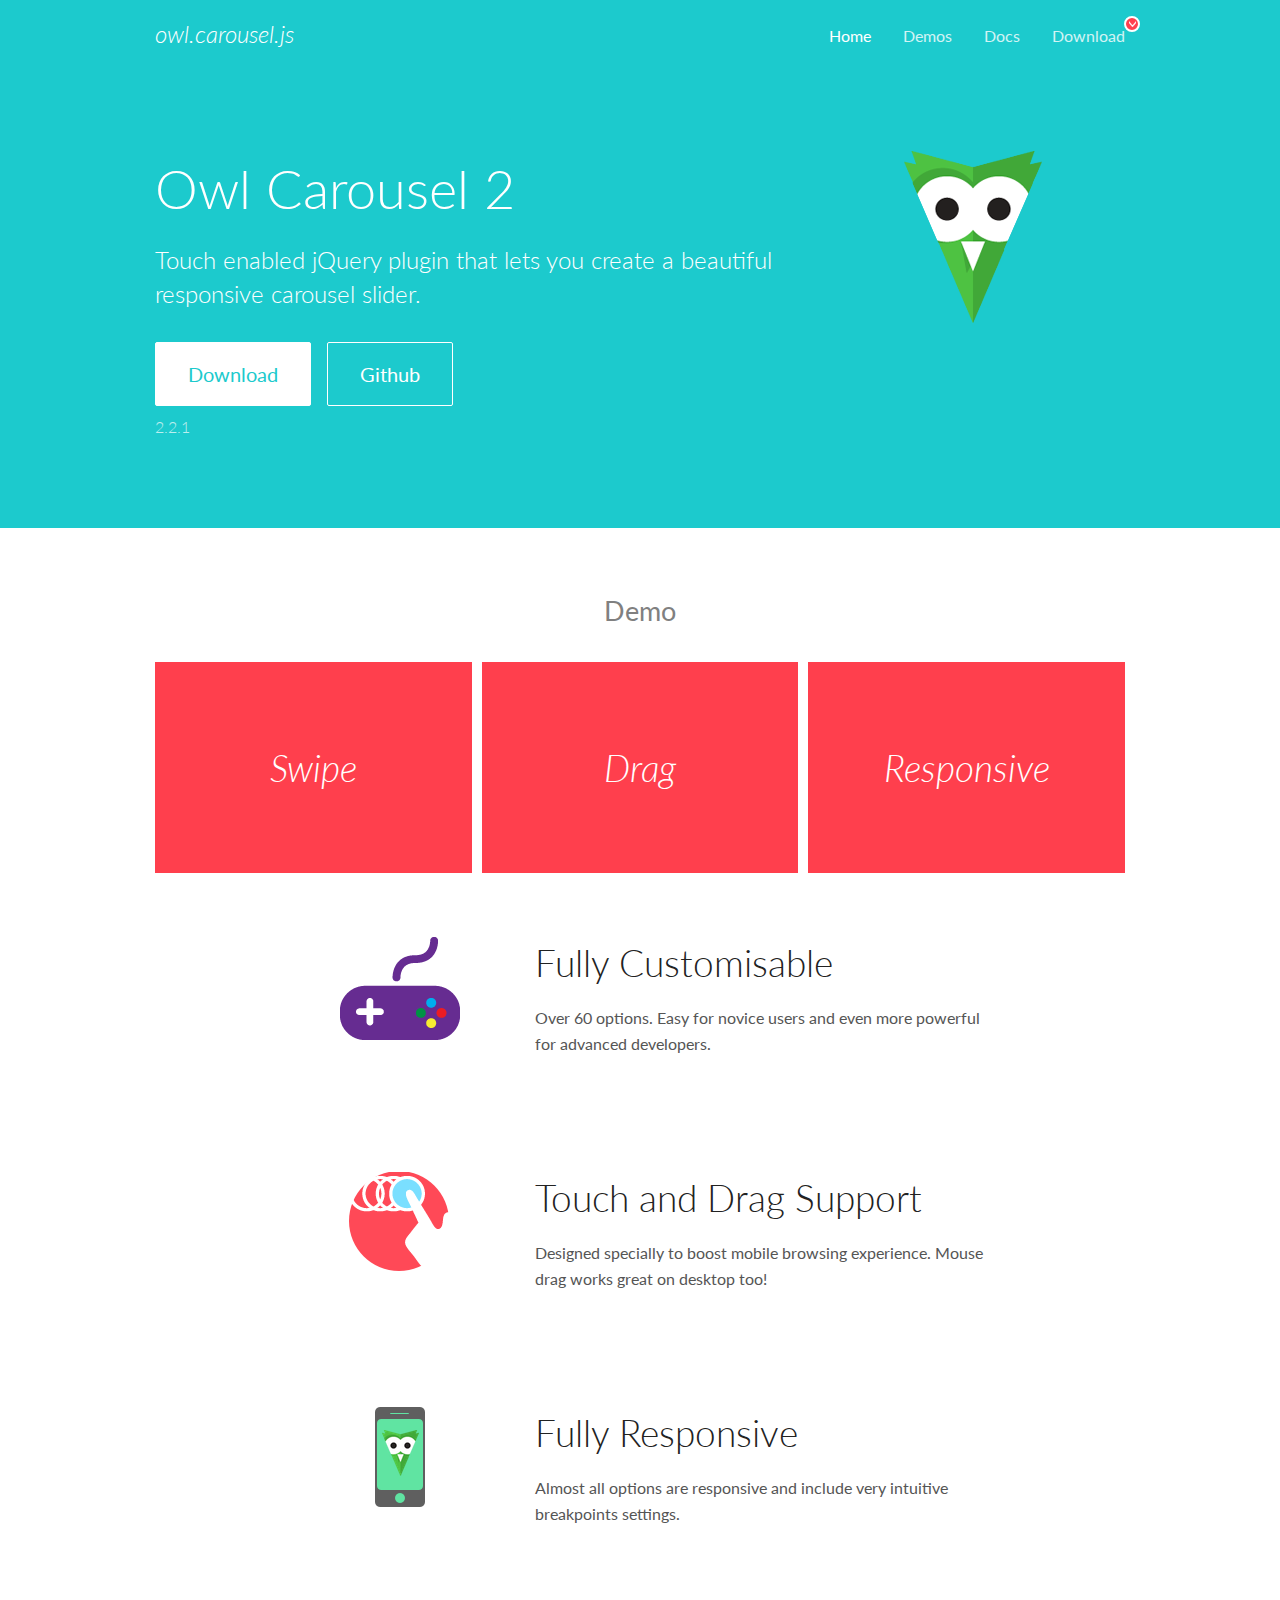
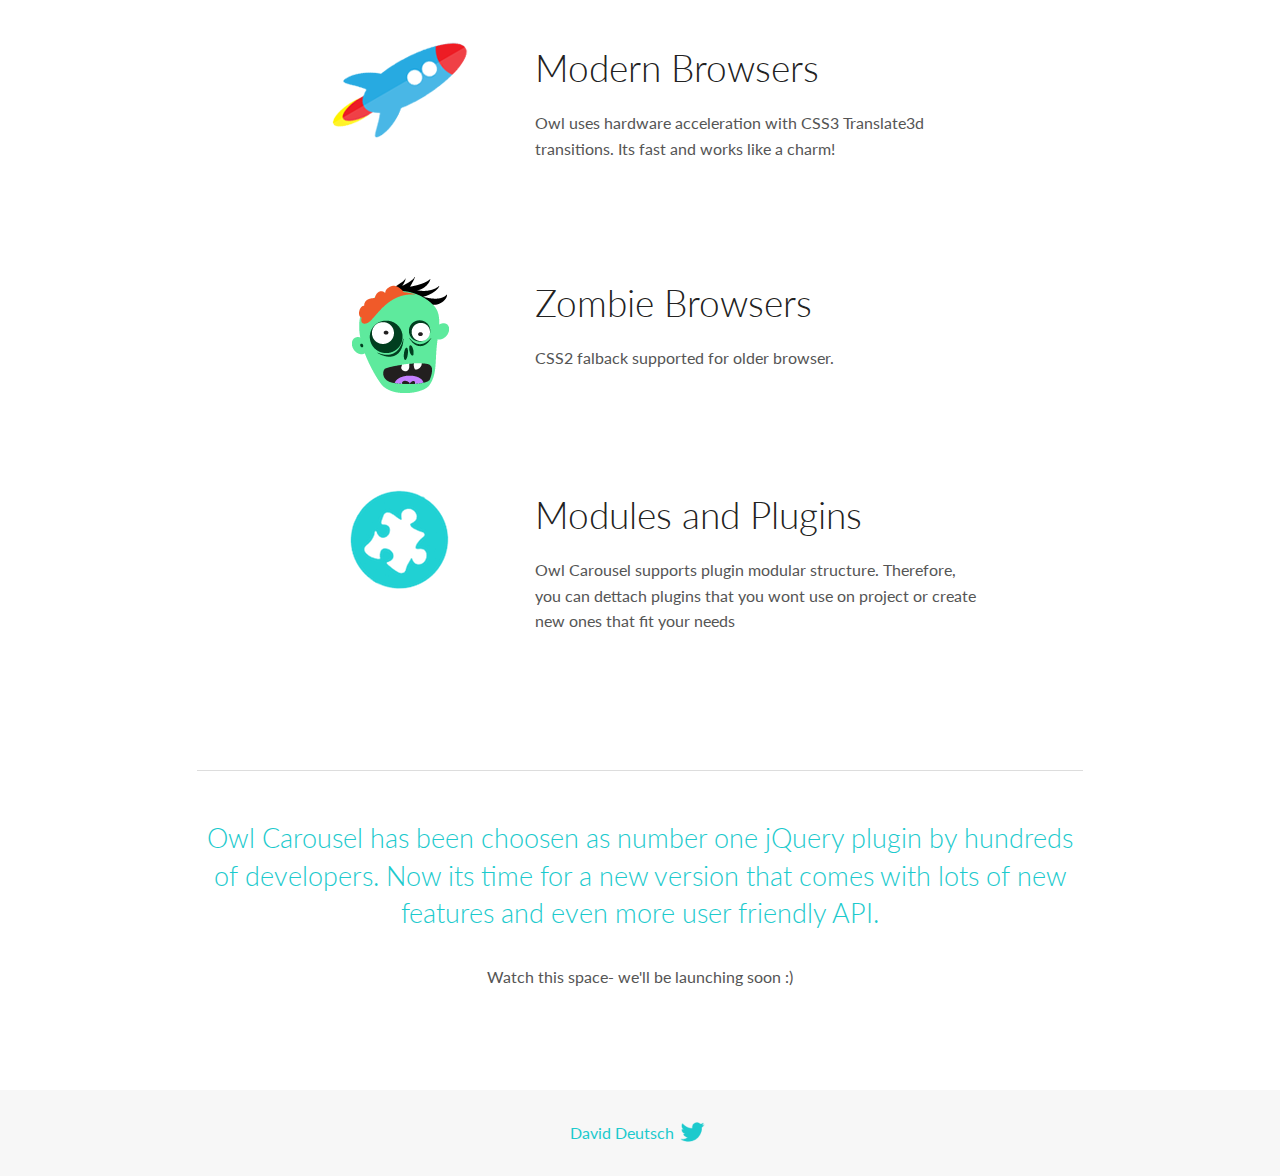
<file: bower_components/owl.carousel/docs/index.html>
<!DOCTYPE html>
<html lang="en">
  <head>

    <!-- head -->
    <meta charset="utf-8">
    <meta name="msapplication-tap-highlight" content="no" />
    <meta name="viewport" content="width=device-width, initial-scale=1.0" />
    <meta name="description" content="Touch enabled jQuery plugin that lets you create beautiful responsive carousel slider.">
    <meta name="author" content="David Deutsch">
    <title>
      Home | Owl Carousel | 2.2.1
    </title>

    <!-- Stylesheets -->
    <link href='https://fonts.googleapis.com/css?family=Lato:300,400,700,400italic,300italic' rel='stylesheet' type='text/css'>
    <link rel="stylesheet" href="assets/css/docs.theme.min.css">

    <!-- Owl Stylesheets -->
    <link rel="stylesheet" href="assets/owlcarousel/assets/owl.carousel.min.css">
    <link rel="stylesheet" href="assets/owlcarousel/assets/owl.theme.default.min.css">

    <!-- HTML5 shim and Respond.js IE8 support of HTML5 elements and media queries -->

    <!--[if lt IE 9]>
      <script src="https://oss.maxcdn.com/libs/html5shiv/3.7.0/html5shiv.js"></script>
      <script src="https://oss.maxcdn.com/libs/respond.js/1.3.0/respond.min.js"></script>
    <![endif]-->

    <!-- Favicons -->
    <link rel="apple-touch-icon-precomposed" sizes="144x144" href="assets/ico/apple-touch-icon-144-precomposed.png">
    <link rel="shortcut icon" href="assets/ico/favicon.png">
    <link rel="shortcut icon" href="favicon.ico">

    <!-- Yeah i know js should not be in header. Its required for demos.-->

    <!-- javascript -->
    <script src="assets/vendors/jquery.min.js"></script>
    <script src="assets/owlcarousel/owl.carousel.js"></script>
  </head>
  <body>

    <!-- header -->
    <header class="header">
      <div class="row">
        <div class="large-12 columns">
          <div class="brand left">
            <h3>
              <a href="/OwlCarousel2/">owl.carousel.js</a> 
            </h3>
          </div>
          <a id="toggle-nav" class="right">
            <span></span> <span></span> <span></span> 
          </a> 
          <div class="nav-bar">
            <ul class="clearfix">
              <li class="active">
                <a href="/OwlCarousel2/index.html">Home</a> 
              </li>
              <li> <a href="/OwlCarousel2/demos/demos.html">Demos</a>  </li>
              <li> <a href="/OwlCarousel2/docs/started-welcome.html">Docs</a>  </li>
              <li>
                <a href="https://github.com/OwlCarousel2/OwlCarousel2/archive/2.2.1.zip">Download</a> 
                <span class="download"></span> 
              </li>
            </ul>
          </div>
        </div>
      </div>
    </header>

    <!-- home panel -->
    <section id="hero">
      <div class="row">
        <div class="large-8 medium-8 columns">
          <h1>Owl Carousel 2</h1>
          <h4>Touch enabled jQuery plugin that lets you create a beautiful responsive carousel slider.</h4>
          <a href="https://github.com/OwlCarousel2/OwlCarousel2/archive/2.2.1.zip" class="hero-button">Download</a> 
          <a href="https://github.com/OwlCarousel2/OwlCarousel2" class="hero-button outline">Github</a> 
          <p>2.2.1</p>
        </div>
        <div class="large-4 medium-4 columns">
          <img class="owl-logo" src="assets/img/owl-logo.png" alt="mr. Owl">
        </div>
      </div>
    </section>

    <!-- body -->
    <div class="home-demo">
      <div class="row">
        <div class="large-12 columns">
          <h3>Demo</h3>
          <div class="owl-carousel">
            <div class="item">
              <h2>Swipe</h2>
            </div>
            <div class="item">
              <h2>Drag</h2>
            </div>
            <div class="item">
              <h2>Responsive</h2>
            </div>
            <div class="item">
              <h2>CSS3</h2>
            </div>
            <div class="item">
              <h2>Fast</h2>
            </div>
            <div class="item">
              <h2>Easy</h2>
            </div>
            <div class="item">
              <h2>Free</h2>
            </div>
            <div class="item">
              <h2>Upgradable</h2>
            </div>
            <div class="item">
              <h2>Tons of options</h2>
            </div>
            <div class="item">
              <h2>Infinity</h2>
            </div>
            <div class="item">
              <h2>Auto Width</h2>
            </div>
          </div>
        </div>
      </div>
    </div>
    <script>
      var owl = $('.owl-carousel');
      owl.owlCarousel({
        margin: 10,
        loop: true,
        responsive: {
          0: {
            items: 1
          },
          600: {
            items: 2
          },
          1000: {
            items: 3
          }
        }
      })
    </script>

    <!-- features -->
    <div id="features">
      <div class="row">
        <div class="small-12 medium-9 small-centered columns">
          <section class="row feature">
            <div class="medium-4 small-12 columns">
              <img src="assets/img/feature-options.png" alt="">
            </div>
            <div class="medium-8 small-12 columns">
              <h2>Fully Customisable</h2>
              <p>Over 60 options. Easy for novice users and even more powerful for advanced developers.</p>
            </div>
          </section>
          <section class="row feature">
            <div class="medium-4 small-12 columns">
              <img src="assets/img/feature-drag.png" alt="">
            </div>
            <div class="medium-8 small-12 columns">
              <h2>Touch and Drag Support</h2>
              <p>Designed specially to boost mobile browsing experience. Mouse drag works great on desktop too!</p>
            </div>
          </section>
          <section class="row feature">
            <div class="medium-4 small-12 columns">
              <img src="assets/img/feature-responsive.png" alt="">
            </div>
            <div class="medium-8 small-12 columns">
              <h2>Fully Responsive</h2>
              <p>Almost all options are responsive and include very intuitive breakpoints settings.</p>
            </div>
          </section>
          <section class="row feature">
            <div class="medium-4 small-12 columns">
              <img src="assets/img/feature-modern.png" alt="">
            </div>
            <div class="medium-8 small-12 columns">
              <h2>Modern Browsers</h2>
              <p>Owl uses hardware acceleration with CSS3 Translate3d transitions. Its fast and works like a charm! </p>
            </div>
          </section>
          <section class="row feature">
            <div class="medium-4 small-12 columns">
              <img src="assets/img/feature-zombie.png" alt="">
            </div>
            <div class="medium-8 small-12 columns">
              <h2>Zombie Browsers</h2>
              <p>CSS2 falback supported for older browser.</p>
            </div>
          </section>
          <section class="row feature">
            <div class="medium-4 small-12 columns">
              <img src="assets/img/feature-module.png" alt="">
            </div>
            <div class="medium-8 small-12 columns">
              <h2>Modules and Plugins</h2>
              <p>Owl Carousel supports plugin modular structure. Therefore, you can dettach plugins that you wont use on project or create new ones that fit your needs</p>
            </div>
          </section>
        </div>
      </div>
    </div>

    <!-- footer -->
    <section id="teaser-text">
      <div class="row">
        <div class="small-12 medium-11 small-centered columns">
          <hr>
          <h3 id="owl-carousel-has-been-choosen-as-number-one-jquery-plugin-by-hundreds-of-developers-now-its-time-for-a-new-version-that-comes-with-lots-of-new-features-and-even-more-user-friendly-api-">Owl Carousel has been choosen as number one jQuery plugin by hundreds of developers. Now its time for a new version that comes with lots of new features and even more user friendly API.</h3>
          <p>Watch this space- we&#39;ll be launching soon :)</p>
        </div>
      </div>
    </section>

    <!-- footer -->
    <footer class="footer">
      <div class="row">
        <div class="large-12 columns">
          <h5>
            <a href="/OwlCarousel2/docs/support-contact.html">David Deutsch</a> 
            <a id="custom-tweet-button" href="https://twitter.com/share?url=https://github.com/OwlCarousel2/OwlCarousel2&text=Owl Carousel - This is so awesome! " target="_blank"></a> 
          </h5>
        </div>
      </div>
    </footer>

    <!-- vendors -->
    <script src="assets/vendors/highlight.js"></script>
    <script src="assets/js/app.js"></script>
  </body>
</html>
</file>
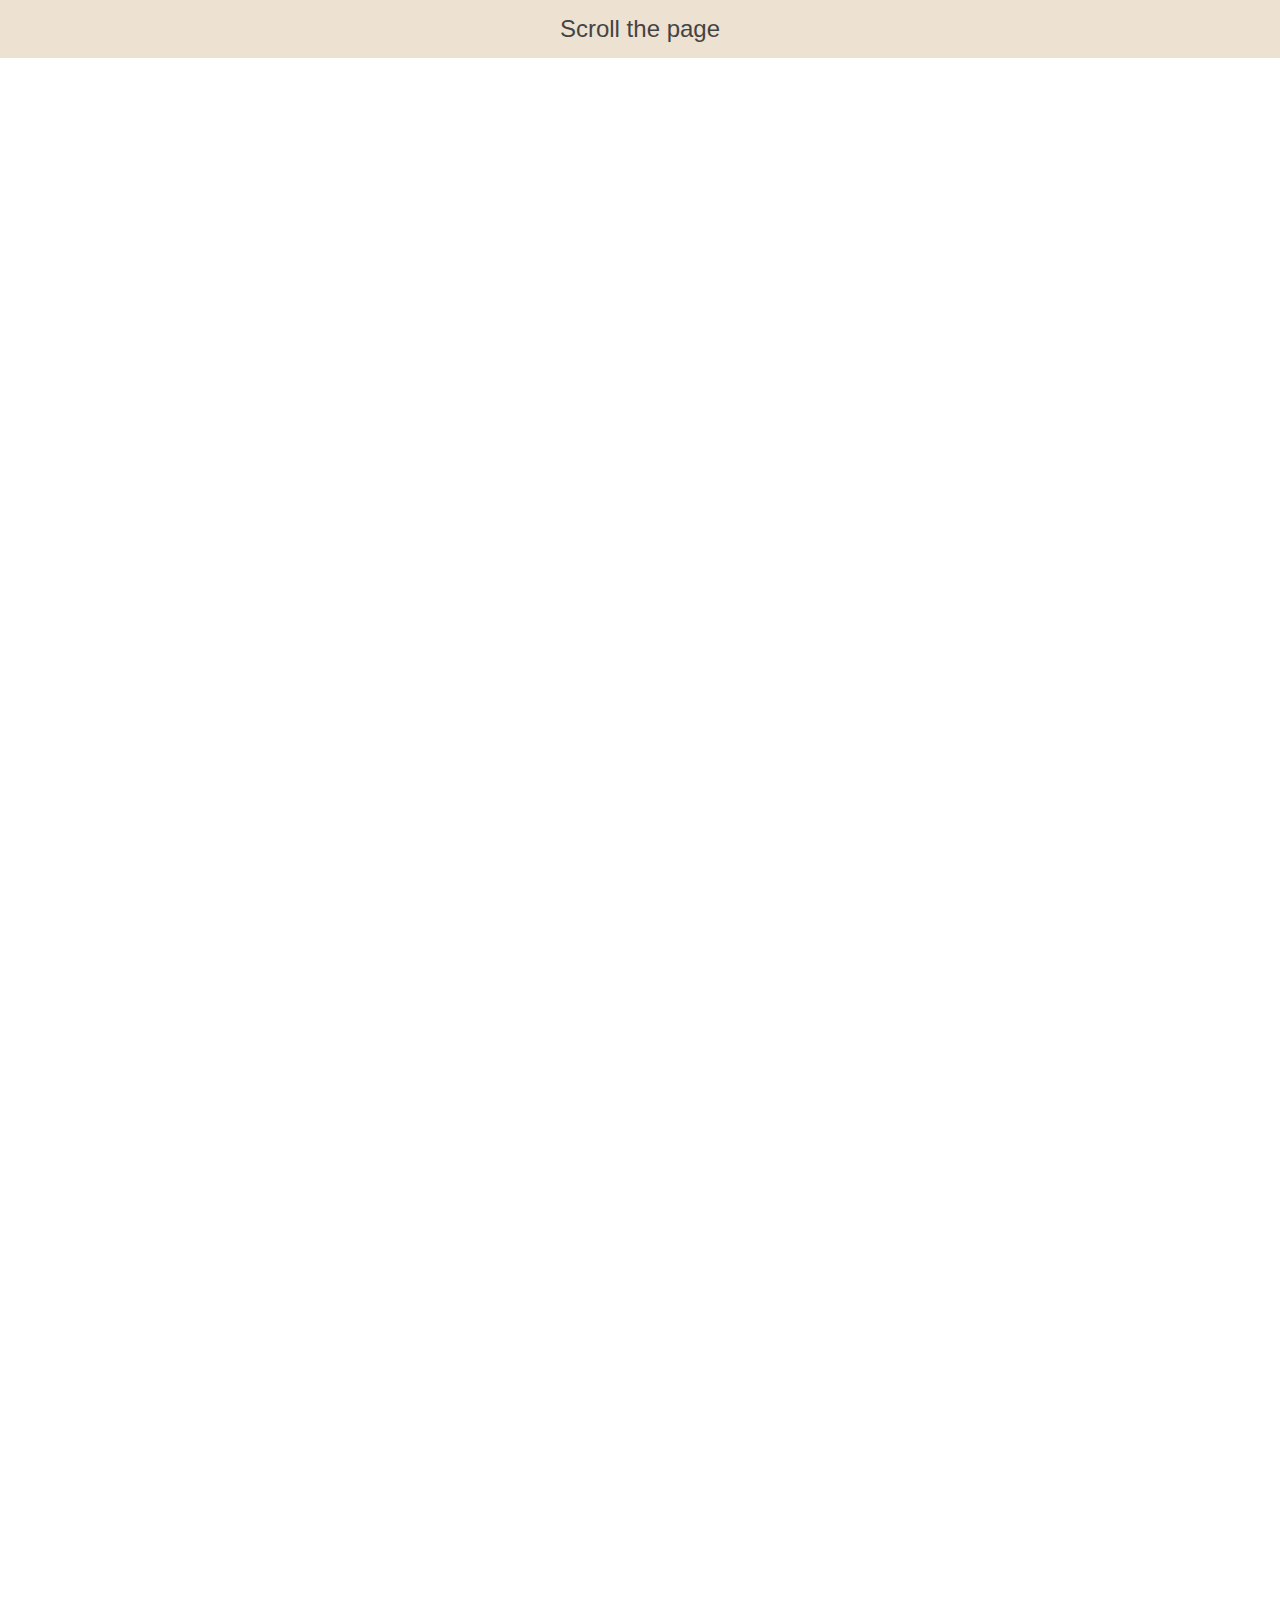
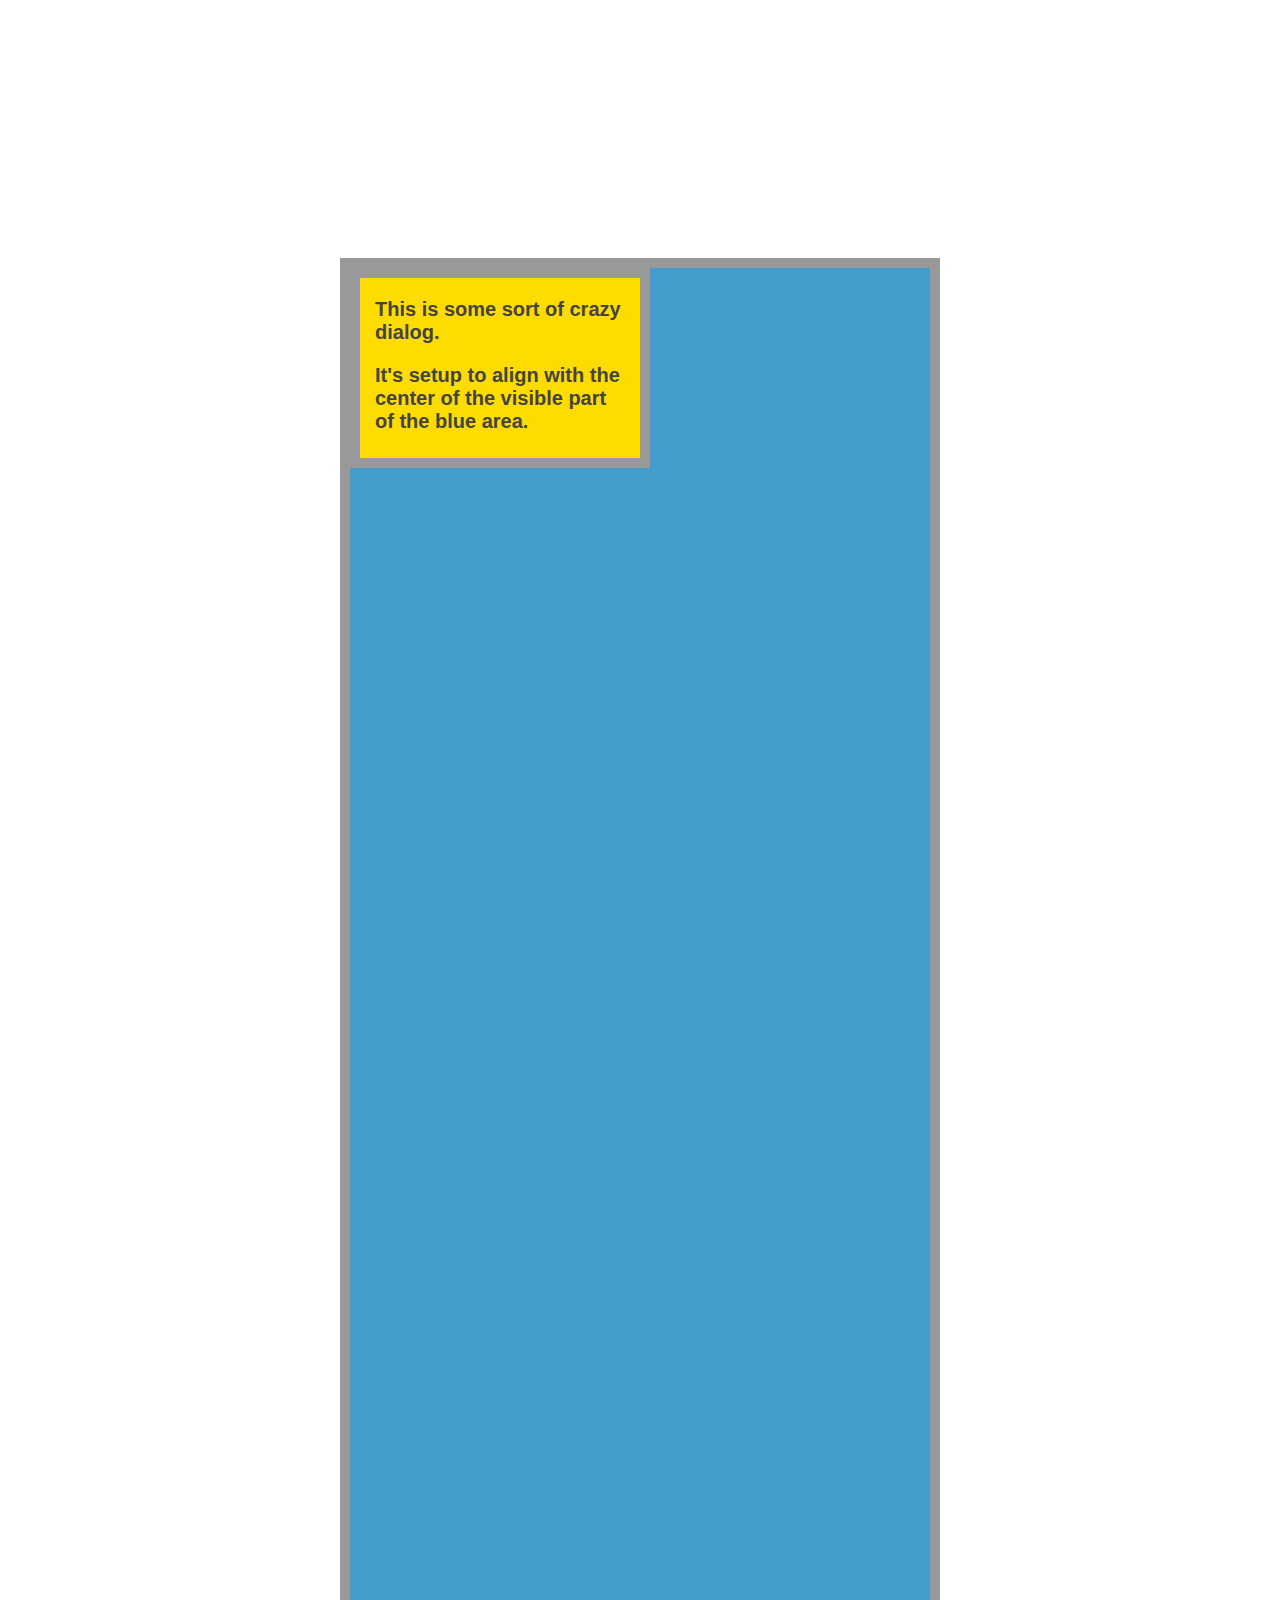
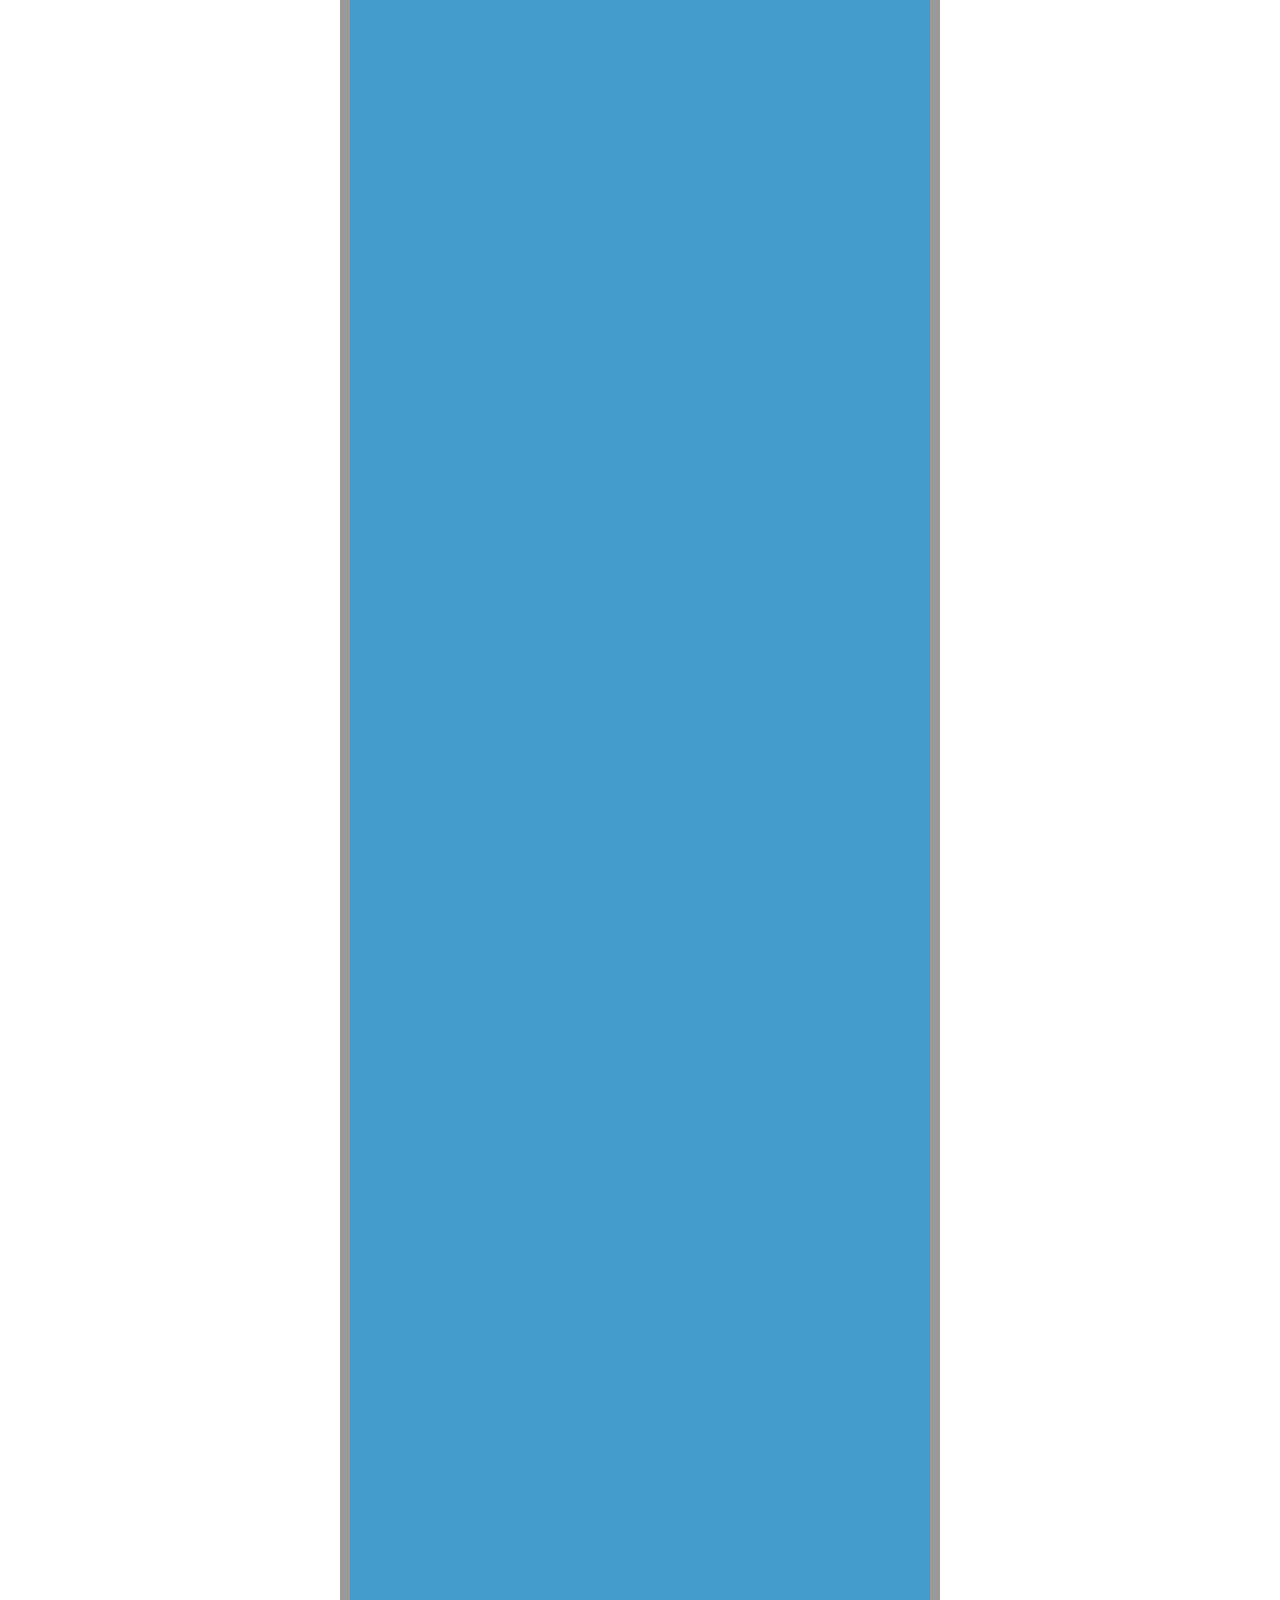
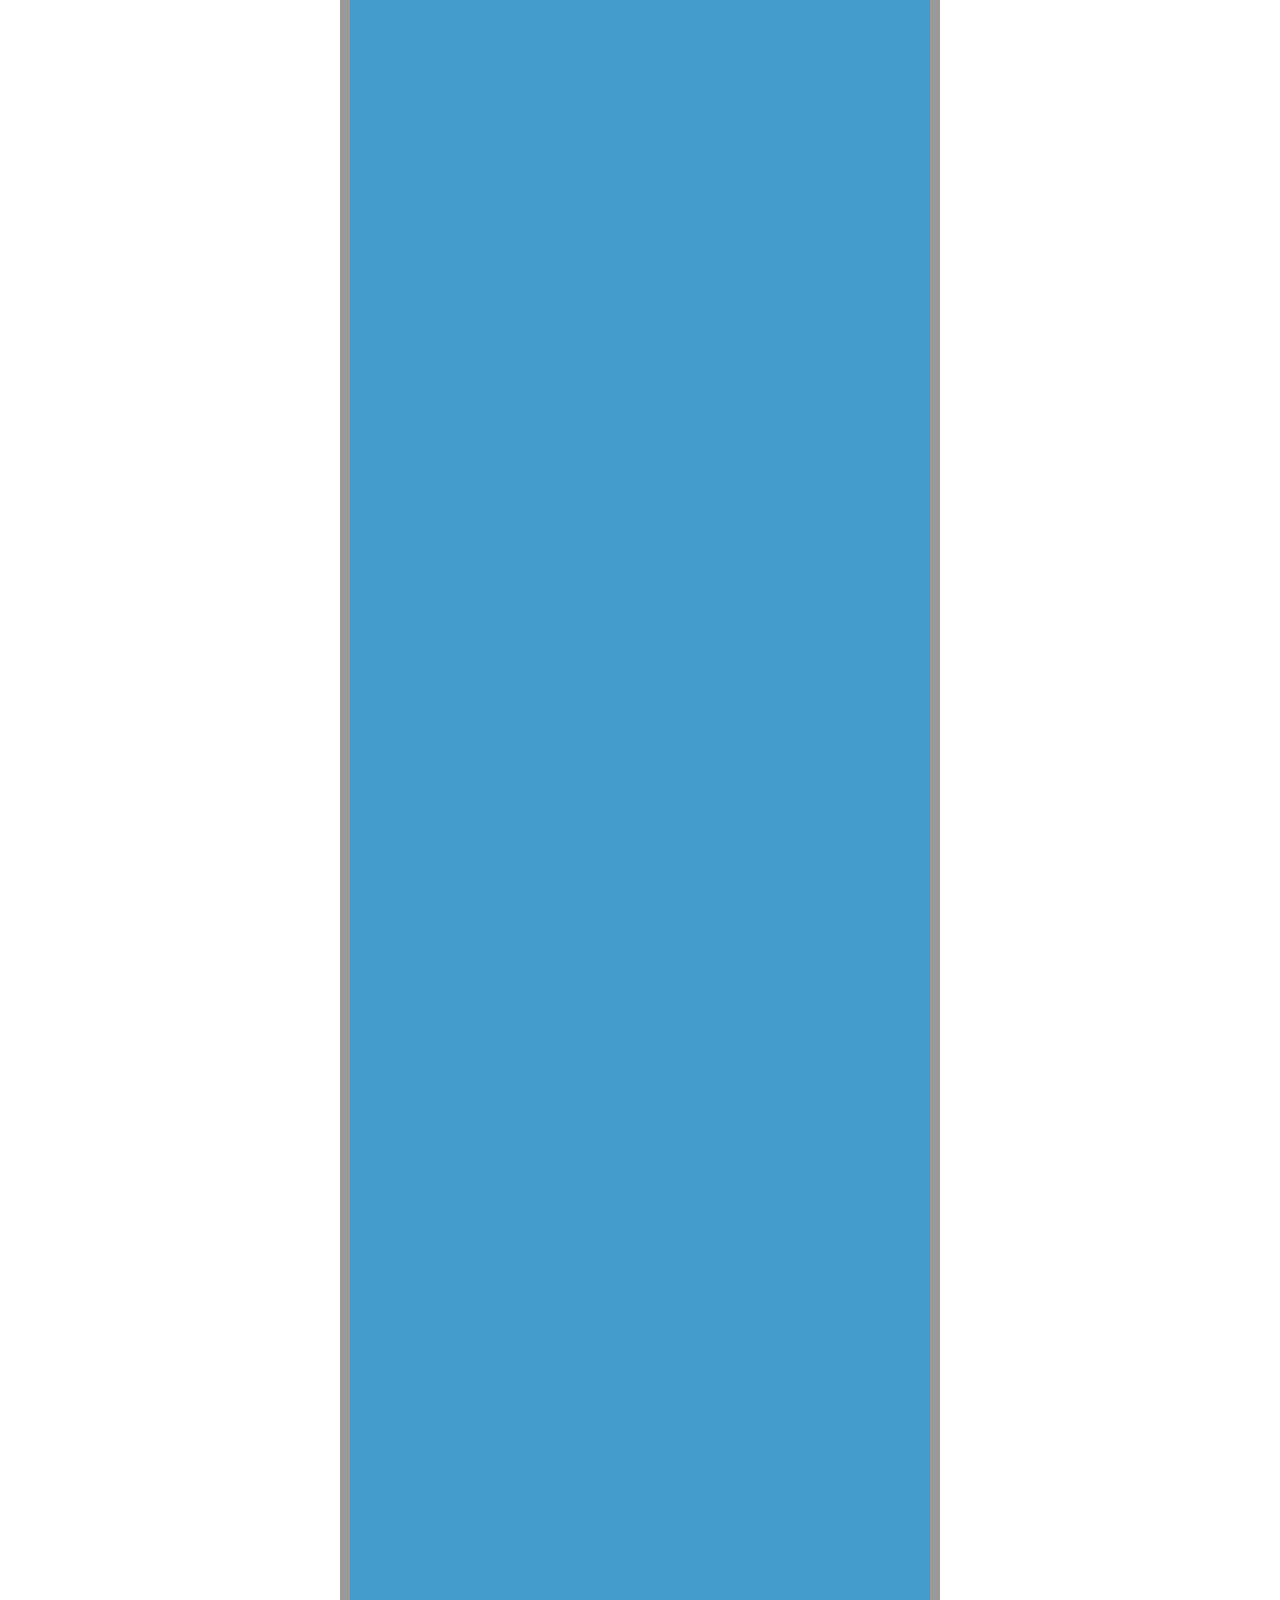
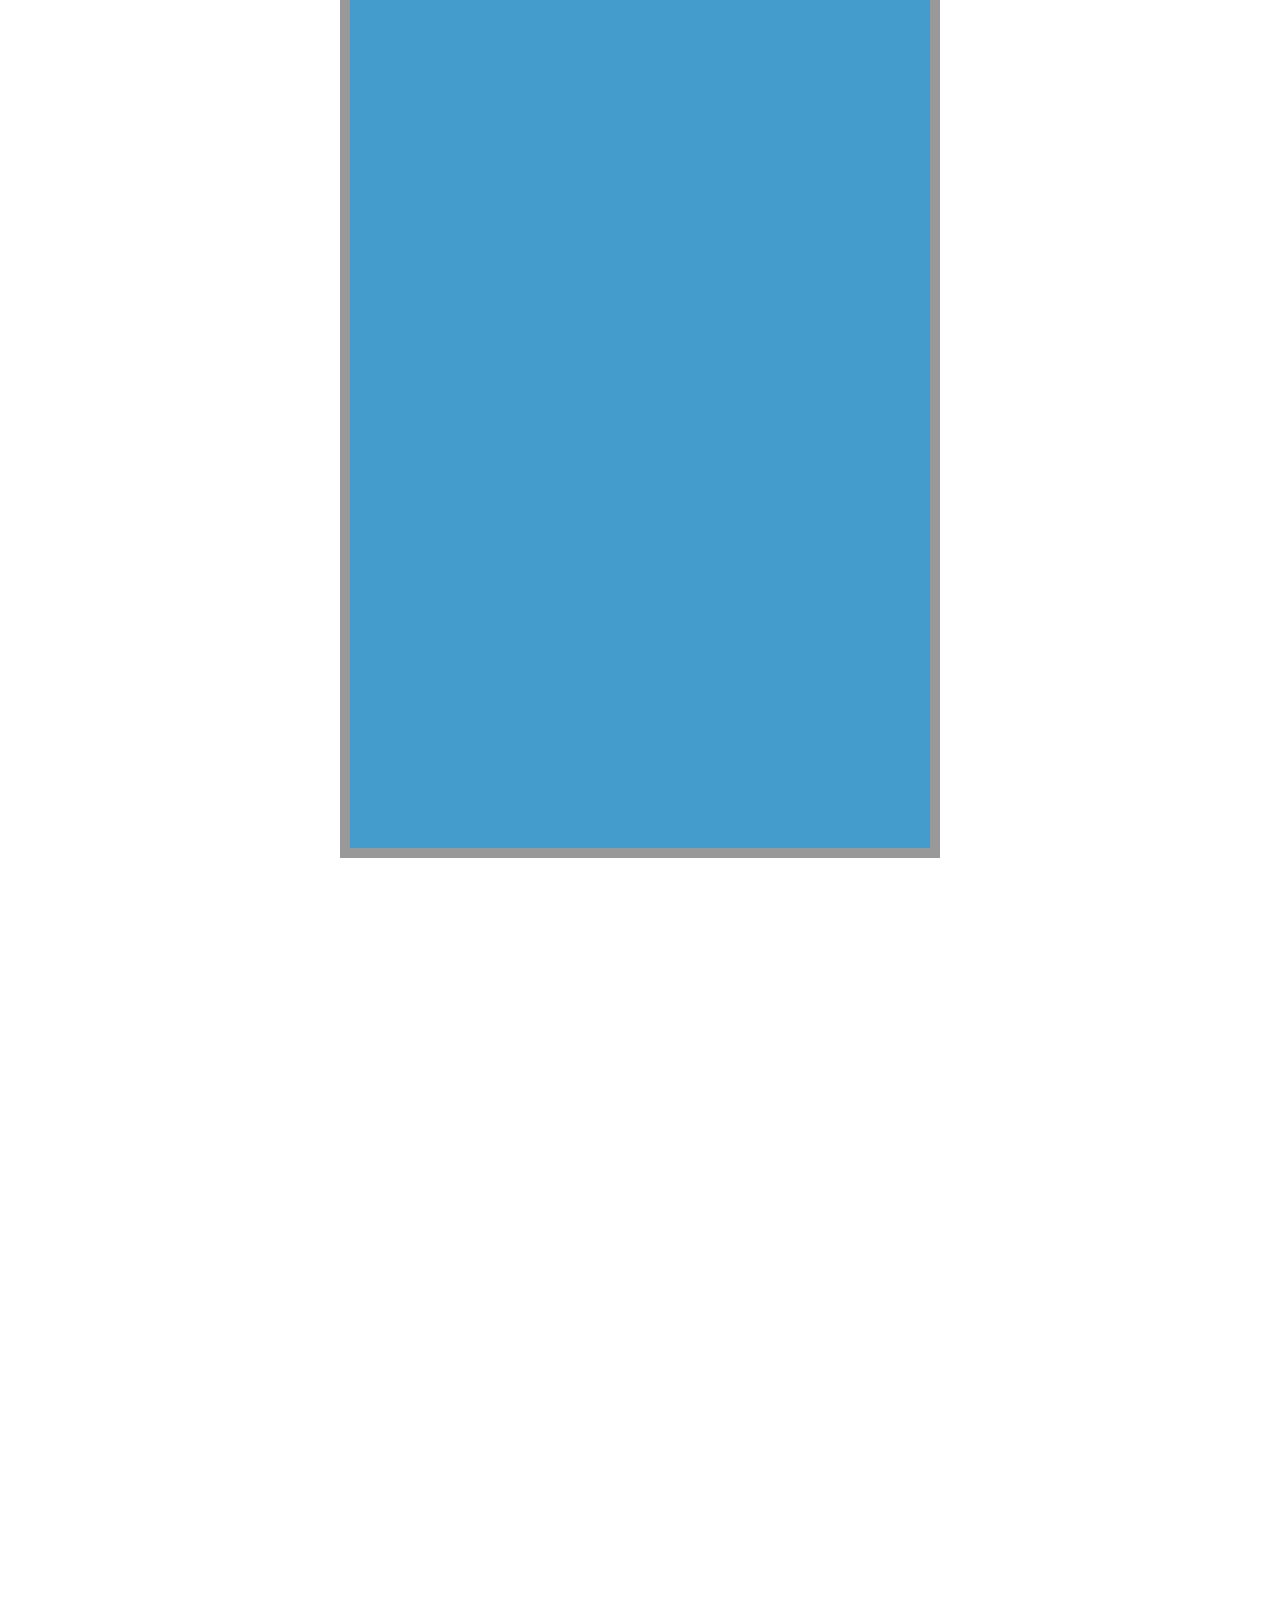
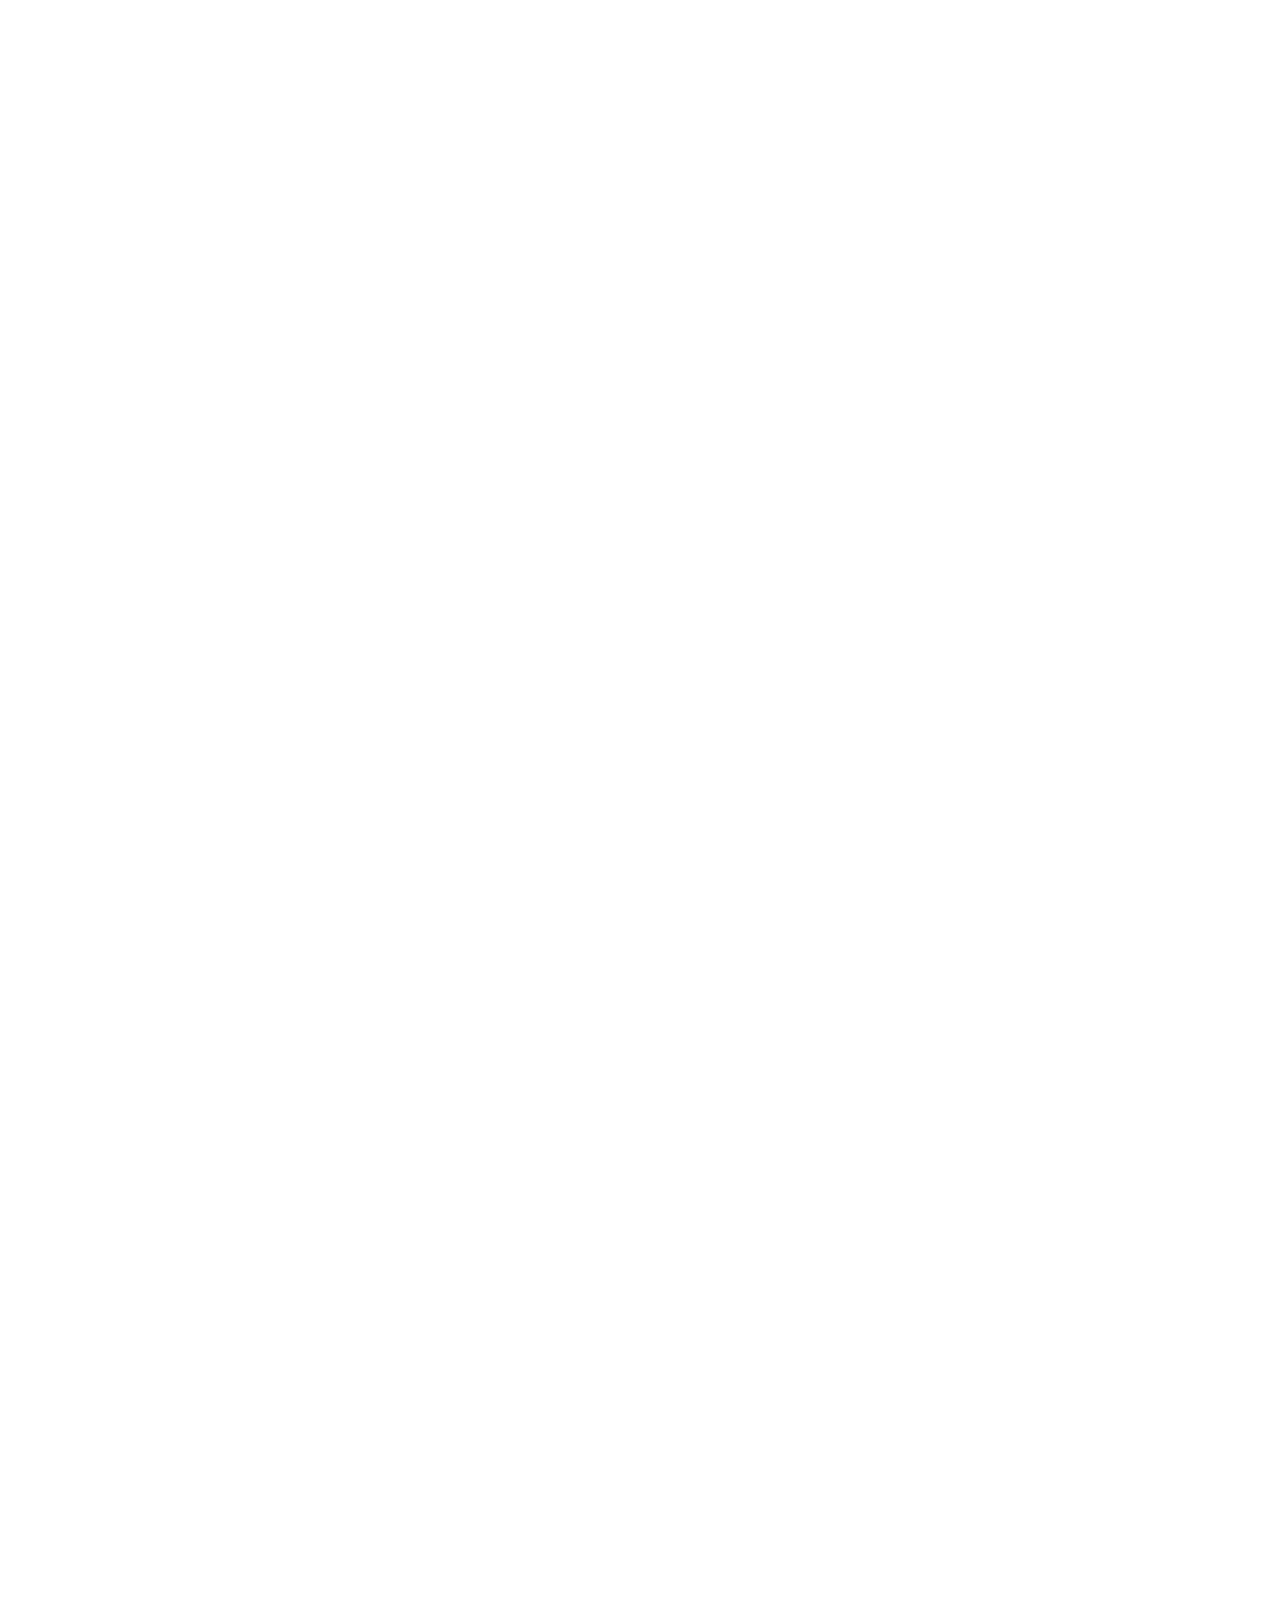
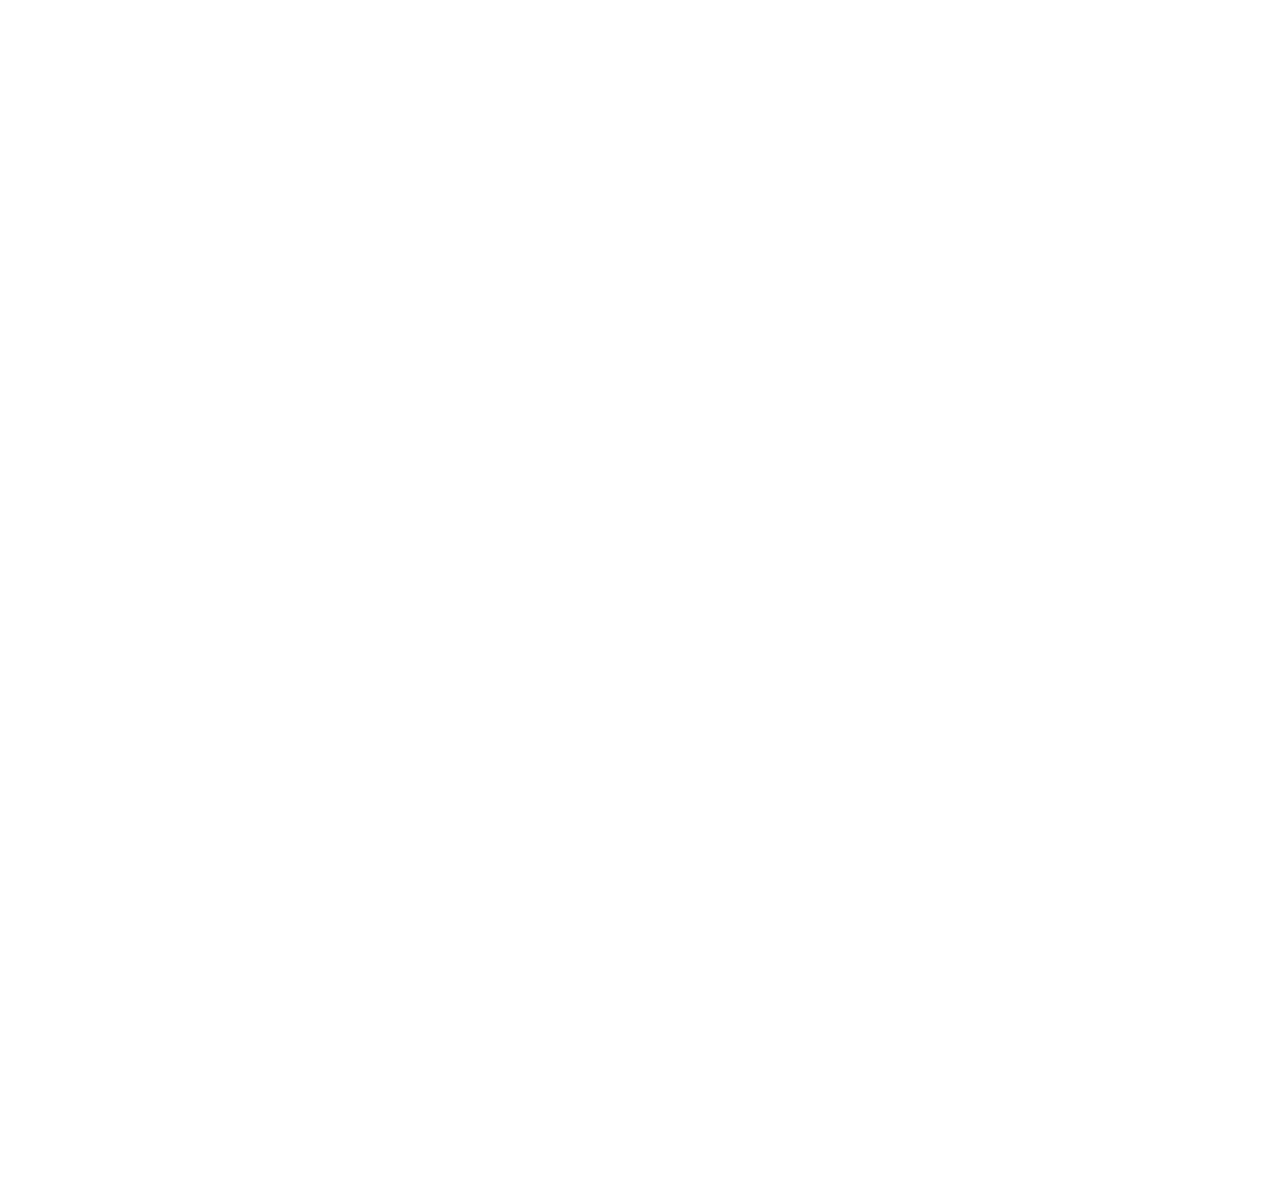
<file: bower_components/tether/examples/content-visible/index.html>
<!DOCTYPE html>
<html>
    <head>
        <link rel="stylesheet" href="../resources/css/base.css" />
    </head>
    <body>

    <div class="instructions">Scroll the page</div>

    <style>
      .instructions {
        width: 100%;
        text-align: center;
        font-size: 24px;
        padding: 15px;
        background-color: rgba(210, 180, 140, 0.4);
      }

      * {
        box-sizing: border-box;
      }
      body {
        min-height: 1200vh;
        height: 100%;
      }

      .content-box {
        width: 600px;
        border: 10px solid #999;
        height: 600vh;
        background-color: #439CCC;
        margin: 200vh auto;
      }
      .element {
        border: 10px solid #999;
        background-color: #FFDC00;
        width: 300px;
        height: 200px;
        padding: 0 15px;
        font-size: 20px;
        font-weight: bold;
      }
    </style>

    <div class="content-box">
      <div class="element">
        <p>This is some sort of crazy dialog.</p>

        <p>It's setup to align with the center of the visible part of the blue area.</p>
      </div>
    </div>

    <script src="//github.hubspot.com/tether/dist/js/tether.js"></script>
    <script>
      new Tether({
        element: '.element',
        target: '.content-box',
        attachment: 'middle center',
        targetAttachment: 'middle center',
        targetModifier: 'visible'
      });
    </script>
  </body>
</html>
</file>
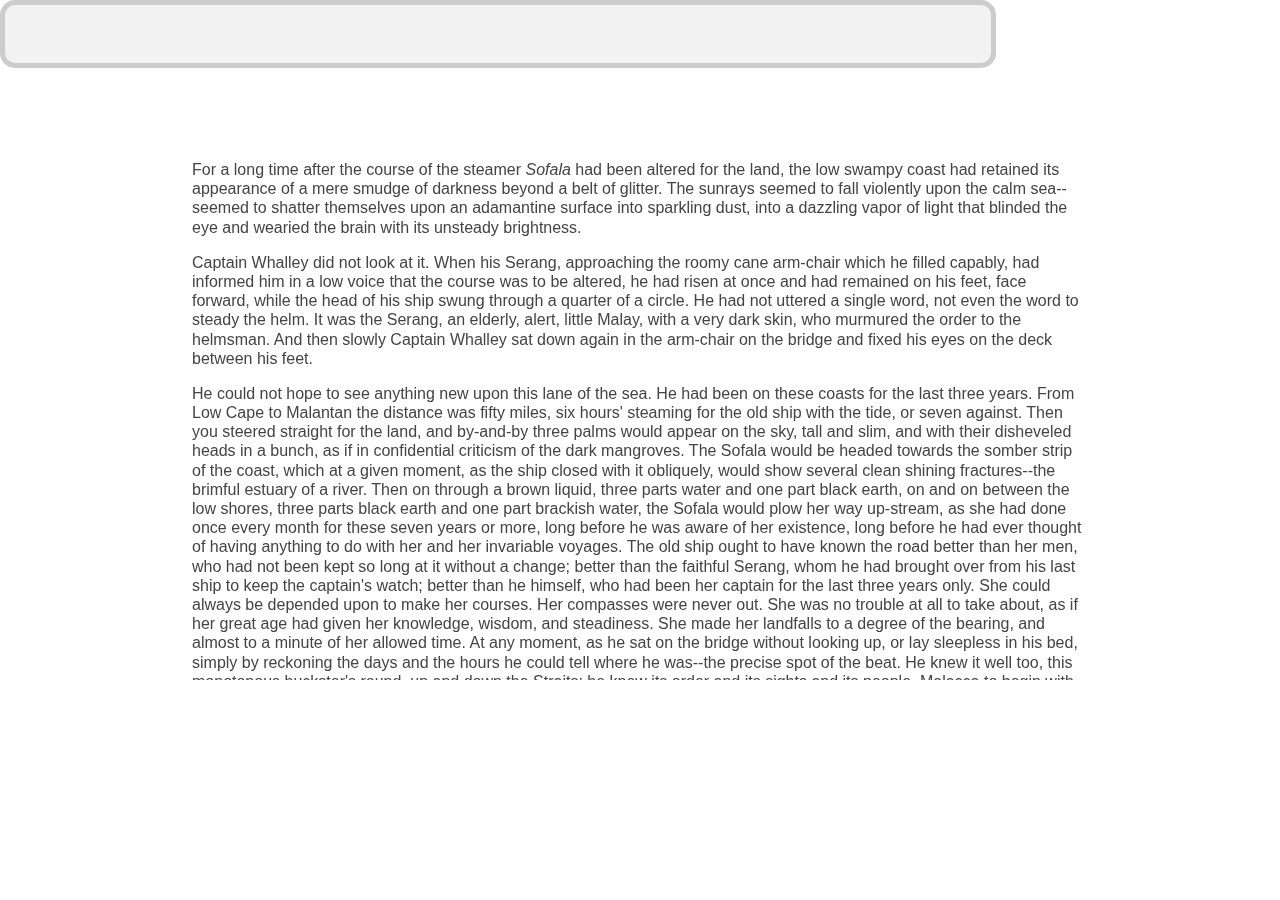
<file: bower_components/tether/examples/element-scroll/index.html>
<!DOCTYPE html>
<html>
    <head>
      <link rel="stylesheet" href="../resources/css/base.css" />
    </head>
    <body>

    <div class="scroll">
      <p>For a long time after the course of the steamer <em>Sofala</em> had been
      altered for the land, the low swampy coast had retained its appearance
      of a mere smudge of darkness beyond a belt of glitter. The sunrays
      seemed to fall violently upon the calm sea--seemed to shatter themselves
      upon an adamantine surface into sparkling dust, into a dazzling vapor
      of light that blinded the eye and wearied the brain with its unsteady
      brightness.</p>

      <p>Captain Whalley did not look at it. When his Serang, approaching the
      roomy cane arm-chair which he filled capably, had informed him in a low
      voice that the course was to be altered, he had risen at once and had
      remained on his feet, face forward, while the head of his ship swung
      through a quarter of a circle. He had not uttered a single word, not
      even the word to steady the helm. It was the Serang, an elderly, alert,
      little Malay, with a very dark skin, who murmured the order to the
      helmsman. And then slowly Captain Whalley sat down again in the
      arm-chair on the bridge and fixed his eyes on the deck between his feet.</p>

      <p>He could not hope to see anything new upon this lane of the sea. He had
      been on these coasts for the last three years. From Low Cape to Malantan
      the distance was fifty miles, six hours' steaming for the old ship with
      the tide, or seven against. Then you steered straight for the land, and
      by-and-by three palms would appear on the sky, tall and slim, and with
      their disheveled heads in a bunch, as if in confidential criticism of
      the dark mangroves. The Sofala would be headed towards the somber
      strip of the coast, which at a given moment, as the ship closed with
      it obliquely, would show several clean shining fractures--the brimful
      estuary of a river. Then on through a brown liquid, three parts water
      and one part black earth, on and on between the low shores, three parts
      black earth and one part brackish water, the Sofala would plow her way
      up-stream, as she had done once every month for these seven years or
      more, long before he was aware of her existence, long before he had ever
      thought of having anything to do with her and her invariable voyages.
      The old ship ought to have known the road better than her men, who had
      not been kept so long at it without a change; better than the faithful
      Serang, whom he had brought over from his last ship to keep the
      captain's watch; better than he himself, who had been her captain for
      the last three years only. She could always be depended upon to make her
      courses. Her compasses were never out. She was no trouble at all to
      take about, as if her great age had given her knowledge, wisdom, and
      steadiness. She made her landfalls to a degree of the bearing, and
      almost to a minute of her allowed time. At any moment, as he sat on
      the bridge without looking up, or lay sleepless in his bed, simply by
      reckoning the days and the hours he could tell where he was--the precise
      spot of the beat. He knew it well too, this monotonous huckster's
      round, up and down the Straits; he knew its order and its sights and its
      people. Malacca to begin with, in at daylight and out at dusk, to cross
      over with a rigid phosphorescent wake this highway of the Far East.
      Darkness and gleams on the water, clear stars on a black sky, perhaps
      the lights of a home steamer keeping her unswerving course in the
      middle, or maybe the elusive shadow of a native craft with her mat sails
      flitting by silently--and the low land on the other side in sight
      at daylight. At noon the three palms of the next place of call, up a
      sluggish river. The only white man residing there was a retired young
      sailor, with whom he had become friendly in the course of many voyages.
      Sixty miles farther on there was another place of call, a deep bay with
      only a couple of houses on the beach. And so on, in and out, picking
      up coastwise cargo here and there, and finishing with a hundred miles'
      steady steaming through the maze of an archipelago of small islands up
      to a large native town at the end of the beat. There was a three days'
      rest for the old ship before he started her again in inverse order,
      seeing the same shores from another bearing, hearing the same voices
      in the same places, back again to the Sofala's port of registry on
      the great highway to the East, where he would take up a berth nearly
      opposite the big stone pile of the harbor office till it was time to
      start again on the old round of 1600 miles and thirty days. Not a very
      enterprising life, this, for Captain Whalley, Henry Whalley, otherwise
      Dare-devil Harry--Whalley of the Condor, a famous clipper in her day.
      No. Not a very enterprising life for a man who had served famous firms,
      who had sailed famous ships (more than one or two of them his own); who
      had made famous passages, had been the pioneer of new routes and new
      trades; who had steered across the unsurveyed tracts of the South Seas,
      and had seen the sun rise on uncharted islands. Fifty years at sea, and
      forty out in the East ("a pretty thorough apprenticeship," he used
      to remark smilingly), had made him honorably known to a generation of
      shipowners and merchants in all the ports from Bombay clear over to
      where the East merges into the West upon the coast of the two Americas.
      His fame remained writ, not very large but plain enough, on the
      Admiralty charts. Was there not somewhere between Australia and China a
      Whalley Island and a Condor Reef? On that dangerous coral formation the
      celebrated clipper had hung stranded for three days, her captain and
      crew throwing her cargo overboard with one hand and with the other, as
      it were, keeping off her a flotilla of savage war-canoes. At that time
      neither the island nor the reef had any official existence. Later the
      officers of her Majesty's steam vessel Fusilier, dispatched to make a
      survey of the route, recognized in the adoption of these two names the
      enterprise of the man and the solidity of the ship. Besides, as anyone
      who cares may see, the "General Directory," vol. ii. p. 410, begins the
      description of the "Malotu or Whalley Passage" with the words: "This
      advantageous route, first discovered in 1850 by Captain Whalley in the
      ship Condor," &amp;c., and ends by recommending it warmly to sailing vessels
      leaving the China ports for the south in the months from December to
      April inclusive.</p>

      <p>This was the clearest gain he had out of life. Nothing could rob him
      of this kind of fame. The piercing of the Isthmus of Suez, like the
      breaking of a dam, had let in upon the East a flood of new ships, new
      men, new methods of trade. It had changed the face of the Eastern seas
      and the very spirit of their life; so that his early experiences meant
      nothing whatever to the new generation of seamen.</p>

      <p>In those bygone days he had handled many thousands of pounds of his
      employers' money and of his own; he had attended faithfully, as by law
      a shipmaster is expected to do, to the conflicting interests of owners,
      charterers, and underwriters. He had never lost a ship or consented to
      a shady transaction; and he had lasted well, outlasting in the end the
      conditions that had gone to the making of his name. He had buried his
      wife (in the Gulf of Petchili), had married off his daughter to the man
      of her unlucky choice, and had lost more than an ample competence in the
      crash of the notorious Travancore and Deccan Banking Corporation, whose
      downfall had shaken the East like an earthquake. And he was sixty-five
      years old.</p>

      <p>His age sat lightly enough on him; and of his ruin he was not ashamed.
      He had not been alone to believe in the stability of the Banking
      Corporation. Men whose judgment in matters of finance was as expert as
      his seamanship had commended the prudence of his investments, and had
      themselves lost much money in the great failure. The only difference
      between him and them was that he had lost his all. And yet not his all.
      There had remained to him from his lost fortune a very pretty little
      bark, Fair Maid, which he had bought to occupy his leisure of a retired
      sailor--"to play with," as he expressed it himself.</p>

      <p>He had formally declared himself tired of the sea the year preceding his
      daughter's marriage. But after the young couple had gone to settle in
      Melbourne he found out that he could not make himself happy on shore. He
      was too much of a merchant sea-captain for mere yachting to satisfy him.
      He wanted the illusion of affairs; and his acquisition of the Fair
      Maid preserved the continuity of his life. He introduced her to his
      acquaintances in various ports as "my last command." When he grew too
      old to be trusted with a ship, he would lay her up and go ashore to be
      buried, leaving directions in his will to have the bark towed out and
      scuttled decently in deep water on the day of the funeral. His daughter
      would not grudge him the satisfaction of knowing that no stranger would
      handle his last command after him. With the fortune he was able to leave
      her, the value of a 500-ton bark was neither here nor there. All this
      would be said with a jocular twinkle in his eye: the vigorous old man
      had too much vitality for the sentimentalism of regret; and a little
      wistfully withal, because he was at home in life, taking a genuine
      pleasure in its feelings and its possessions; in the dignity of his
      reputation and his wealth, in his love for his daughter, and in his
      satisfaction with the ship--the plaything of his lonely leisure.</p>

      <p>He had the cabin arranged in accordance with his simple ideal of comfort
      at sea. A big bookcase (he was a great reader) occupied one side of his
      stateroom; the portrait of his late wife, a flat bituminous oil-painting
      representing the profile and one long black ringlet of a young woman,
      faced his bed-place. Three chronometers ticked him to sleep and greeted
      him on waking with the tiny competition of their beats. He rose at five
      every day. The officer of the morning watch, drinking his early cup
      of coffee aft by the wheel, would hear through the wide orifice of the
      copper ventilators all the splashings, blowings, and splutterings of
      his captain's toilet. These noises would be followed by a sustained
      deep murmur of the Lord's Prayer recited in a loud earnest voice. Five
      minutes afterwards the head and shoulders of Captain Whalley emerged
      out of the companion-hatchway. Invariably he paused for a while on the
      stairs, looking all round at the horizon; upwards at the trim of the
      sails; inhaling deep draughts of the fresh air. Only then he would step
      out on the poop, acknowledging the hand raised to the peak of the cap
      with a majestic and benign "Good morning to you." He walked the deck
      till eight scrupulously. Sometimes, not above twice a year, he had to
      use a thick cudgel-like stick on account of a stiffness in the hip--a
      slight touch of rheumatism, he supposed. Otherwise he knew nothing of
      the ills of the flesh. At the ringing of the breakfast bell he went
      below to feed his canaries, wind up the chronometers, and take the
      head of the table. From there he had before his eyes the big carbon
      photographs of his daughter, her husband, and two fat-legged babies
      --his grandchildren--set in black frames into the maplewood bulkheads
      of the cuddy. After breakfast he dusted the glass over these portraits
      himself with a cloth, and brushed the oil painting of his wife with a
      plumate kept suspended from a small brass hook by the side of the heavy
      gold frame. Then with the door of his stateroom shut, he would sit down
      on the couch under the portrait to read a chapter out of a thick pocket
      Bible--her Bible. But on some days he only sat there for half an hour
      with his finger between the leaves and the closed book resting on his
      knees. Perhaps he had remembered suddenly how fond of boat-sailing she
      used to be.</p>

      <p>She had been a real shipmate and a true woman too. It was like an
      article of faith with him that there never had been, and never could be,
      a brighter, cheerier home anywhere afloat or ashore than his home under
      the poop-deck of the Condor, with the big main cabin all white and gold,
      garlanded as if for a perpetual festival with an unfading wreath. She
      had decorated the center of every panel with a cluster of home flowers.
      It took her a twelvemonth to go round the cuddy with this labor of love.
      To him it had remained a marvel of painting, the highest achievement of
      taste and skill; and as to old Swinburne, his mate, every time he
      came down to his meals he stood transfixed with admiration before the
      progress of the work. You could almost smell these roses, he declared,
      sniffing the faint flavor of turpentine which at that time pervaded the
      saloon, and (as he confessed afterwards) made him somewhat less hearty
      than usual in tackling his food. But there was nothing of the sort to
      interfere with his enjoyment of her singing. "Mrs. Whalley is a regular
      out-and-out nightingale, sir," he would pronounce with a judicial air
      after listening profoundly over the skylight to the very end of the
      piece. In fine weather, in the second dog-watch, the two men could hear
      her trills and roulades going on to the accompaniment of the piano in
      the cabin. On the very day they got engaged he had written to London
      for the instrument; but they had been married for over a year before it
      reached them, coming out round the Cape. The big case made part of the
      first direct general cargo landed in Hong-kong harbor--an event that to
      the men who walked the busy quays of to-day seemed as hazily remote as
      the dark ages of history. But Captain Whalley could in a half hour of
      solitude live again all his life, with its romance, its idyl, and its
      sorrow. He had to close her eyes himself. She went away from under the
      ensign like a sailor's wife, a sailor herself at heart. He had read
      the service over her, out of her own prayer-book, without a break in his
      voice. When he raised his eyes he could see old Swinburne facing him
      with his cap pressed to his breast, and his rugged, weather-beaten,
      impassive face streaming with drops of water like a lump of chipped red
      granite in a shower. It was all very well for that old sea-dog to cry.
      He had to read on to the end; but after the splash he did not remember
      much of what happened for the next few days. An elderly sailor of the
      crew, deft at needlework, put together a mourning frock for the child
      out of one of her black skirts.</p>

      <p>He was not likely to forget; but you cannot dam up life like a sluggish
      stream. It will break out and flow over a man's troubles, it will close
      upon a sorrow like the sea upon a dead body, no matter how much love has
      gone to the bottom. And the world is not bad. People had been very
      kind to him; especially Mrs. Gardner, the wife of the senior partner
      in Gardner, Patteson, &amp; Co., the owners of the Condor. It was she who
      volunteered to look after the little one, and in due course took her to
      England (something of a journey in those days, even by the overland
      mail route) with her own girls to finish her education. It was ten years
      before he saw her again.</p>

      <p>As a little child she had never been frightened of bad weather; she
      would beg to be taken up on deck in the bosom of his oilskin coat to
      watch the big seas hurling themselves upon the Condor. The swirl and
      crash of the waves seemed to fill her small soul with a breathless
      delight. "A good boy spoiled," he used to say of her in joke. He had
      named her Ivy because of the sound of the word, and obscurely fascinated
      by a vague association of ideas. She had twined herself tightly round
      his heart, and he intended her to cling close to her father as to a
      tower of strength; forgetting, while she was little, that in the nature
      of things she would probably elect to cling to someone else. But
      he loved life well enough for even that event to give him a certain
      satisfaction, apart from his more intimate feeling of loss.</p>

      <p>After he had purchased the Fair Maid to occupy his loneliness, he
      hastened to accept a rather unprofitable freight to Australia simply for
      the opportunity of seeing his daughter in her own home. What made him
      dissatisfied there was not to see that she clung now to somebody else,
      but that the prop she had selected seemed on closer examination "a
      rather poor stick"--even in the matter of health. He disliked his
      son-in-law's studied civility perhaps more than his method of
      handling the sum of money he had given Ivy at her marriage. But of his
      apprehensions he said nothing. Only on the day of his departure, with
      the hall-door open already, holding her hands and looking steadily into
      her eyes, he had said, "You know, my dear, all I have is for you and the
      chicks. Mind you write to me openly." She had answered him by an almost
      imperceptible movement of her head. She resembled her mother in
      the color of her eyes, and in character--and also in this, that she
      understood him without many words.</p>

      <p>Sure enough she had to write; and some of these letters made Captain
      Whalley lift his white eye-brows. For the rest he considered he was
      reaping the true reward of his life by being thus able to produce on
      demand whatever was needed. He had not enjoyed himself so much in a
      way since his wife had died. Characteristically enough his son-in-law's
      punctuality in failure caused him at a distance to feel a sort of
      kindness towards the man. The fellow was so perpetually being jammed on
      a lee shore that to charge it all to his reckless navigation would be
      manifestly unfair. No, no! He knew well what that meant. It was bad
      luck. His own had been simply marvelous, but he had seen in his life too
      many good men--seamen and others--go under with the sheer weight of bad
      luck not to recognize the fatal signs. For all that, he was cogitating
      on the best way of tying up very strictly every penny he had to leave,
      when, with a preliminary rumble of rumors (whose first sound reached
      him in Shanghai as it happened), the shock of the big failure came;
      and, after passing through the phases of stupor, of incredulity, of
      indignation, he had to accept the fact that he had nothing to speak of
      to leave.</p>

      <p>Upon that, as if he had only waited for this catastrophe, the unlucky
      man, away there in Melbourne, gave up his unprofitable game, and sat
      down--in an invalid's bath-chair at that too. "He will never walk
      again," wrote the wife. For the first time in his life Captain Whalley
      was a bit staggered.</p>

      <p>The Fair Maid had to go to work in bitter earnest now. It was no longer
      a matter of preserving alive the memory of Dare-devil Harry Whalley in
      the Eastern Seas, or of keeping an old man in pocket-money and clothes,
      with, perhaps, a bill for a few hundred first-class cigars thrown in at
      the end of the year. He would have to buckle-to, and keep her going hard
      on a scant allowance of gilt for the ginger-bread scrolls at her stem
      and stern.</p>

      <p>This necessity opened his eyes to the fundamental changes of the world.
      Of his past only the familiar names remained, here and there, but
      the things and the men, as he had known them, were gone. The name of
      Gardner, Patteson, &amp; Co. was still displayed on the walls of warehouses
      by the waterside, on the brass plates and window-panes in the business
      quarters of more than one Eastern port, but there was no longer a
      Gardner or a Patteson in the firm. There was no longer for Captain
      Whalley an arm-chair and a welcome in the private office, with a bit of
      business ready to be put in the way of an old friend, for the sake of
      bygone services. The husbands of the Gardner girls sat behind the desks
      in that room where, long after he had left the employ, he had kept his
      right of entrance in the old man's time. Their ships now had yellow
      funnels with black tops, and a time-table of appointed routes like a
      confounded service of tramways. The winds of December and June were all
      one to them; their captains (excellent young men he doubted not) were,
      to be sure, familiar with Whalley Island, because of late years the
      Government had established a white fixed light on the north end (with
      a red danger sector over the Condor Reef), but most of them would have
      been extremely surprised to hear that a flesh-and-blood Whalley still
      existed--an old man going about the world trying to pick up a cargo here
      and there for his little bark.</p>

      <p>And everywhere it was the same. Departed the men who would have nodded
      appreciatively at the mention of his name, and would have thought
      themselves bound in honor to do something for Dare-devil Harry Whalley.
      Departed the opportunities which he would have known how to seize; and
      gone with them the white-winged flock of clippers that lived in the
      boisterous uncertain life of the winds, skimming big fortunes out of
      the foam of the sea. In a world that pared down the profits to an
      irreducible minimum, in a world that was able to count its disengaged
      tonnage twice over every day, and in which lean charters were snapped up
      by cable three months in advance, there were no chances of fortune for
      an individual wandering haphazard with a little bark--hardly indeed any
      room to exist.</p>

      <p>He found it more difficult from year to year. He suffered greatly from
      the smallness of remittances he was able to send his daughter. Meantime
      he had given up good cigars, and even in the matter of inferior cheroots
      limited himself to six a day. He never told her of his difficulties, and
      she never enlarged upon her struggle to live. Their confidence in each
      other needed no explanations, and their perfect understanding endured
      without protestations of gratitude or regret. He would have been shocked
      if she had taken it into her head to thank him in so many words, but
      he found it perfectly natural that she should tell him she needed two
      hundred pounds.</p>

      <p>He had come in with the Fair Maid in ballast to look for a freight in
      the Sofala's port of registry, and her letter met him there. Its tenor
      was that it was no use mincing matters. Her only resource was in opening
      a boarding-house, for which the prospects, she judged, were good. Good
      enough, at any rate, to make her tell him frankly that with two hundred
      pounds she could make a start. He had torn the envelope open, hastily,
      on deck, where it was handed to him by the ship-chandler's runner, who
      had brought his mail at the moment of anchoring. For the second time
      in his life he was appalled, and remained stock-still at the cabin door
      with the paper trembling between his fingers. Open a boarding-house! Two
      hundred pounds for a start! The only resource! And he did not know where
      to lay his hands on two hundred pence.</p>

      <p>All that night Captain Whalley walked the poop of his anchored ship, as
      though he had been about to close with the land in thick weather, and
      uncertain of his position after a run of many gray days without a sight
      of sun, moon, or stars. The black night twinkled with the guiding lights
      of seamen and the steady straight lines of lights on shore; and all
      around the Fair Maid the riding lights of ships cast trembling trails
      upon the water of the roadstead. Captain Whalley saw not a gleam
      anywhere till the dawn broke and he found out that his clothing was
      soaked through with the heavy dew.</p>

      <p>His ship was awake. He stopped short, stroked his wet beard, and
      descended the poop ladder backwards, with tired feet. At the sight
      of him the chief officer, lounging about sleepily on the quarterdeck,
      remained open-mouthed in the middle of a great early-morning yawn.</p>

      <p>"Good morning to you," pronounced Captain Whalley solemnly, passing into
      the cabin. But he checked himself in the doorway, and without looking
      back, "By the bye," he said, "there should be an empty wooden case put
      away in the lazarette. It has not been broken up--has it?"</p>

      <p>The mate shut his mouth, and then asked as if dazed, "What empty case,
      sir?"</p>

      <p>"A big flat packing-case belonging to that painting in my room. Let it
      be taken up on deck and tell the carpenter to look it over. I may want
      to use it before long."</p>

      <p>The chief officer did not stir a limb till he had heard the door of the
      captain's state-room slam within the cuddy. Then he beckoned aft the
      second mate with his forefinger to tell him that there was something "in
      the wind."</p>

      <p>When the bell rang Captain Whalley's authoritative voice boomed out
      through a closed door, "Sit down and don't wait for me." And his
      impressed officers took their places, exchanging looks and whispers
      across the table. What! No breakfast? And after apparently knocking
      about all night on deck, too! Clearly, there was something in the wind.
      In the skylight above their heads, bowed earnestly over the plates,
      three wire cages rocked and rattled to the restless jumping of the
      hungry canaries; and they could detect the sounds of their "old
      man's" deliberate movements within his state-room. Captain Whalley was
      methodically winding up the chronometers, dusting the portrait of
      his late wife, getting a clean white shirt out of the drawers, making
      himself ready in his punctilious unhurried manner to go ashore. He could
      not have swallowed a single mouthful of food that morning. He had made
      up his mind to sell the Fair Maid.</p>
    </div>

    <div class="pointer"></div>

    <style>
      body {
        cursor: pointer;
      }
      .scroll {
        height: 80vh;
        width: 80vw;
        max-height: 600px;
        position: fixed;
        top: 5em;
        left: 10vw;

        overflow-y: scroll;
        padding: 4em;
        box-sizing: border-box;
        line-height: 1.2;
      }
      .scroll::-webkit-scrollbar, .scroll::-webkit-scrollbar-track, .scroll::-webkit-scrollbar-thumb {
        display: none;
      }

      .pointer {
        height: 3.6em;
        width: 77vw;
        border: 5px solid #CCC;
        border-radius: 15px;
        background-color: rgba(0, 0, 0, 0.05);
        pointer-events: none;
      }
      .highlight {
        background-color: rgba(255, 255, 0, 0.3);
      }
      .hover {
        background-color: rgba(0, 255, 255, 0.2);
      }
    </style>

    <script src="//github.hubspot.com/tether/dist/js/tether.js"></script>
    <script>
      var pointer = document.querySelector('.pointer');
      var scroll = document.querySelector('.scroll');

      // This creates the pointer tether and links it up
      // with the scroll handle
      new Tether({
        element: pointer,
        target: scroll,
        attachment: 'middle right',
        targetAttachment: 'middle left',
        targetModifier: 'scroll-handle'
      });

      // Everything after this is for the highlighting effect
      var paras = document.querySelectorAll('p');
      for(var i=paras.length; i--;){
        var sents = paras[i].innerHTML.split('.');
        for (var j=sents.length; j--;){
          if (sents[j].trim().length)
            sents[j] = '<span>' + sents[j] + '.</span>';
        }
        paras[i].innerHTML = sents.join('');
      }

      var spans = document.querySelectorAll('p span');

      function highlight(){
        if (!spans) return;

        var bar = pointer.getBoundingClientRect();

        for (var i=spans.length; i--;){
          var coord = spans[i].getBoundingClientRect();

          if (bar.top < coord.top && bar.bottom > coord.top){
            spans[i].classList.add('hover');
          } else if (spans[i].classList.contains('hover')) {
            spans[i].classList.remove('hover');
          }
        }

        requestAnimationFrame(highlight);
      }

      highlight();

      document.body.addEventListener('click', function(){
        var els = document.querySelectorAll('.hover');
        for (var i=els.length; i--;)
          els[i].classList.toggle('highlight');
      });
    </script>
  </body>
</html>
</file>
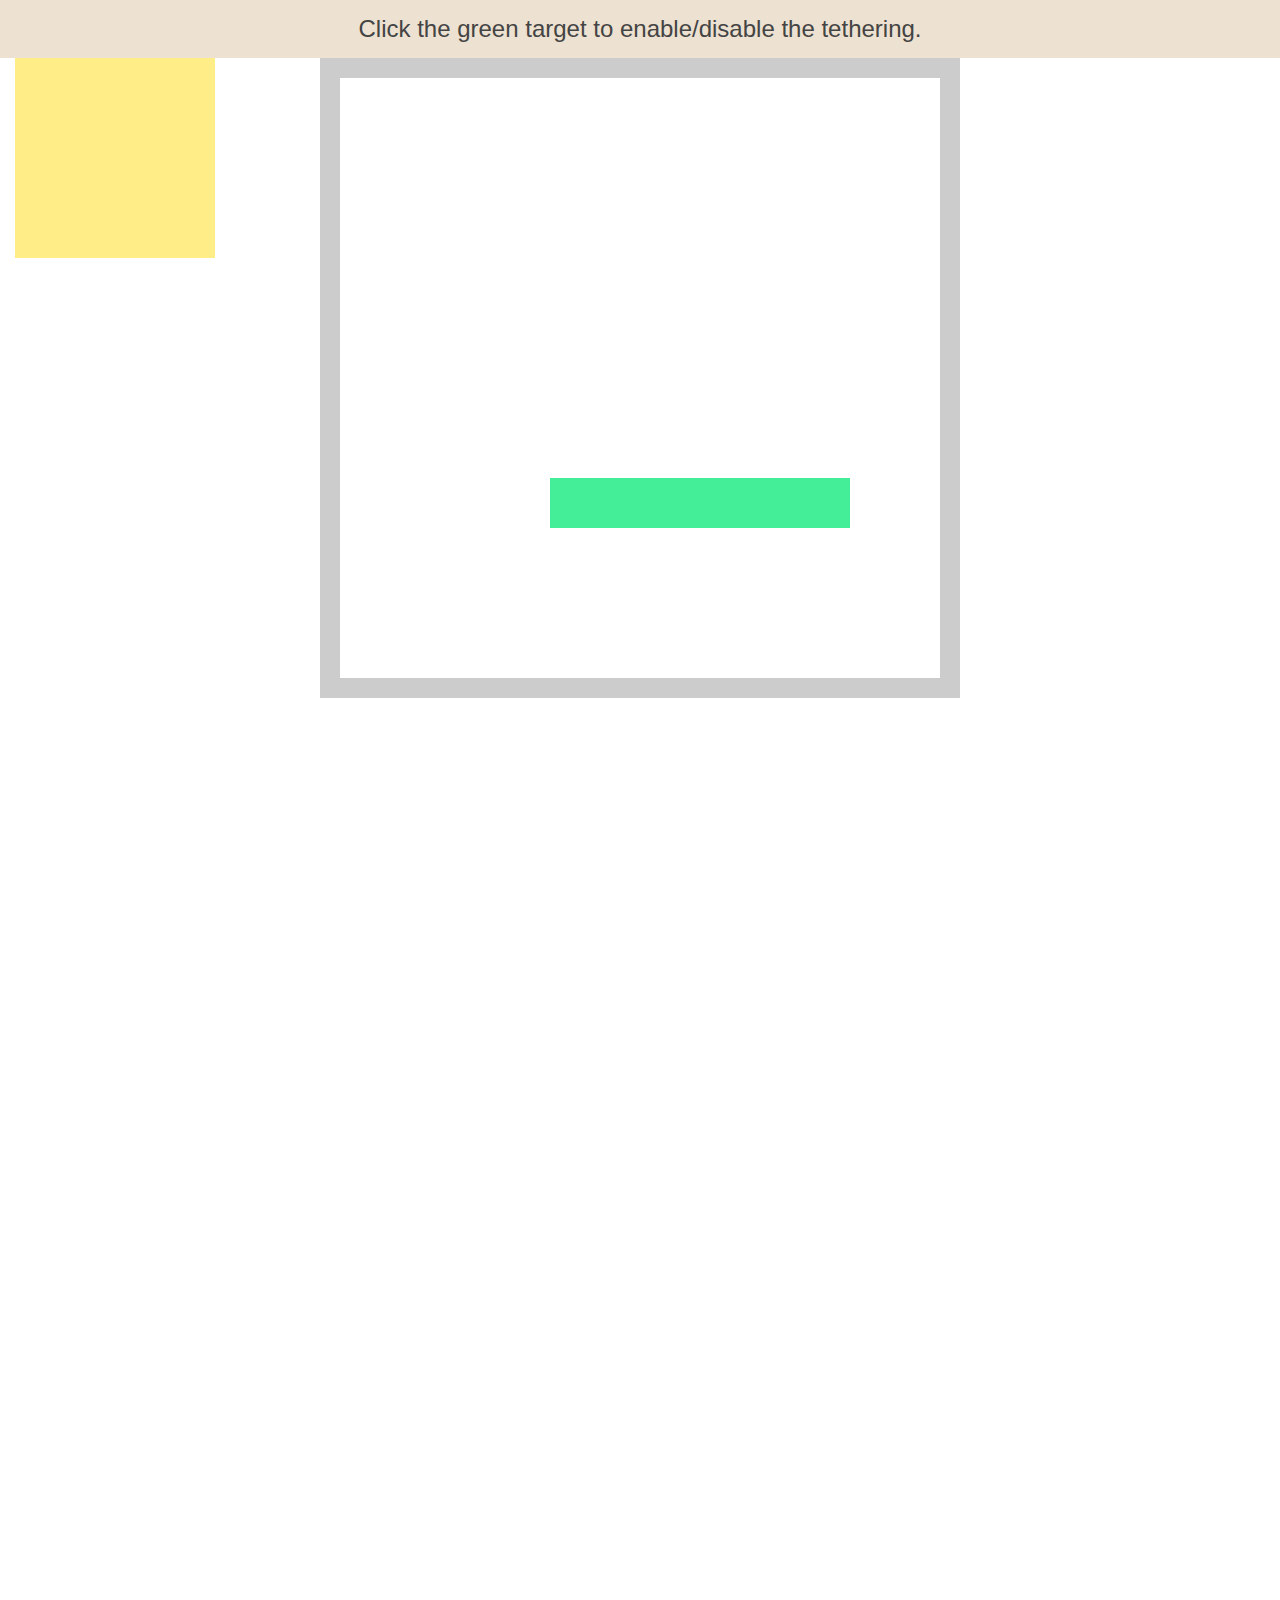
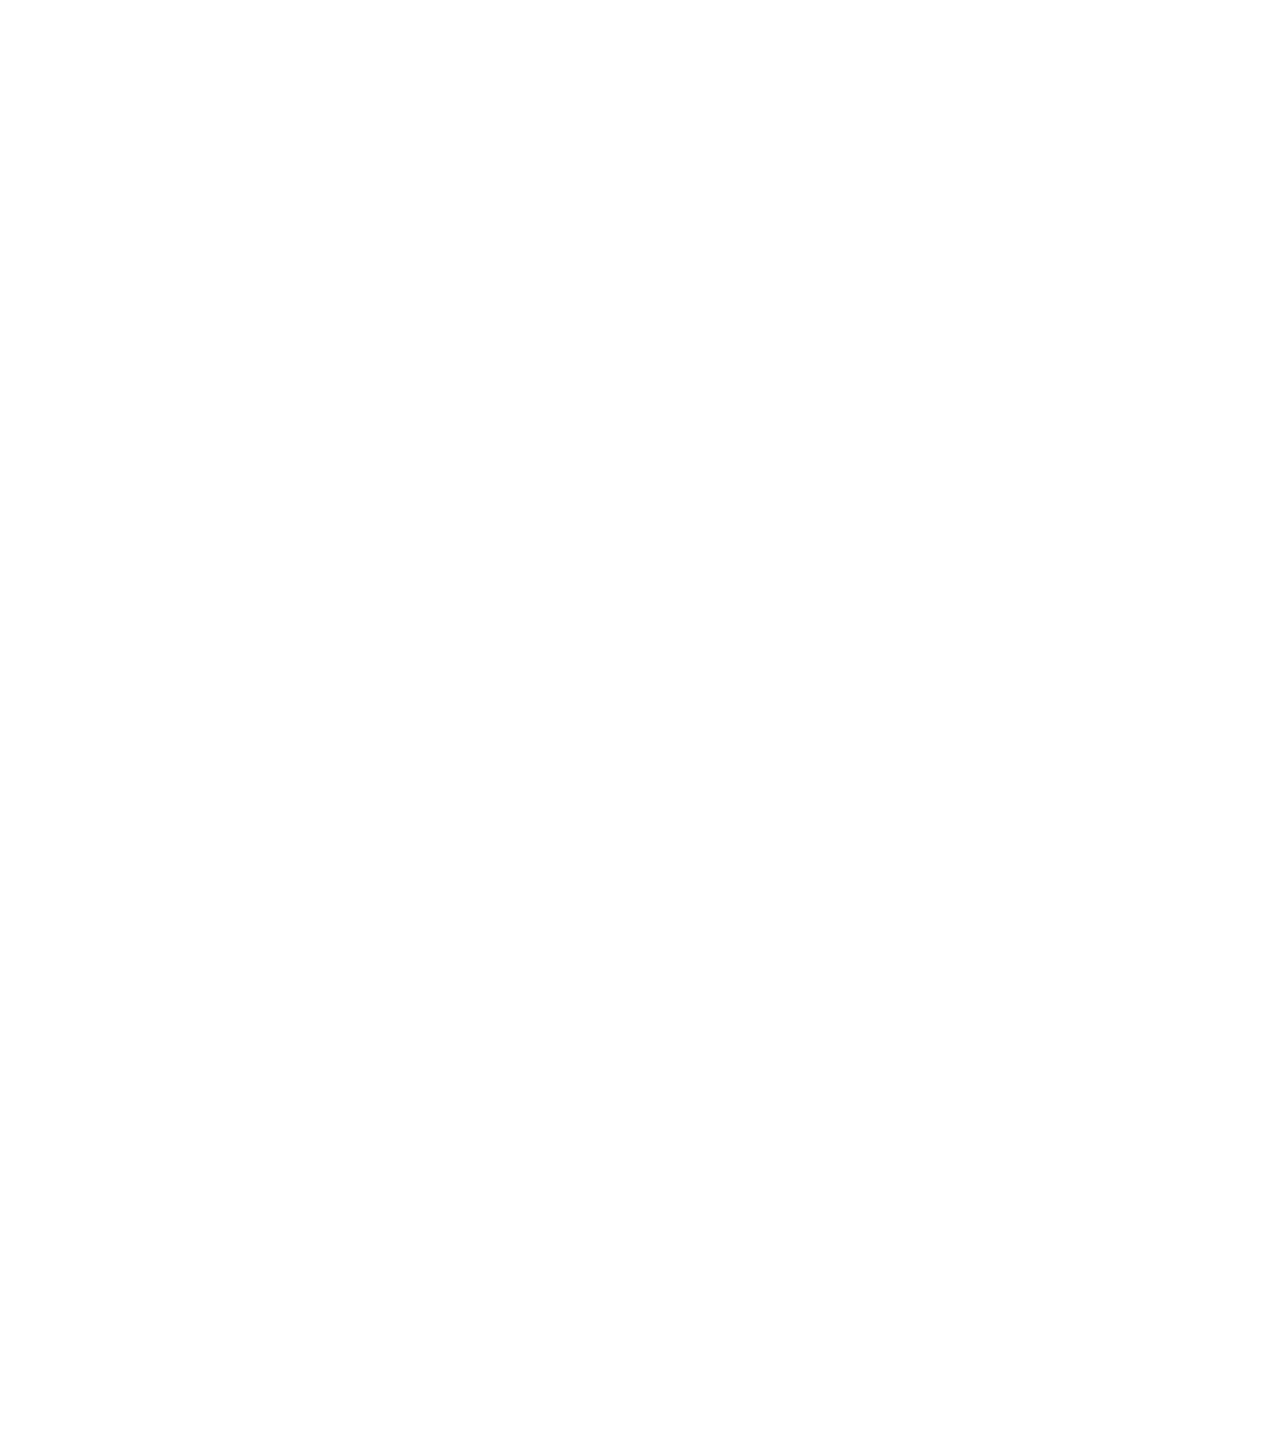
<file: bower_components/tether/examples/enable-disable/index.html>
<!DOCTYPE html>
<html>
    <head>
        <meta charset="utf-8">
        <meta http-equiv="X-UA-Compatible" content="chrome=1">
        <meta name="viewport" content="width=device-width, initial-scale=1, user-scalable=no">
        <link rel="stylesheet" href="../resources/css/base.css" />
        <link rel="stylesheet" href="../common/css/style.css" />
    </head>
    <body>
        <div class="instructions">Click the green target to enable/disable the tethering.</div>

        <div class="element"></div>
        <div class="container">
            <div class="pad"></div>
            <div class="target"></div>
            <div class="pad"></div>
        </div>

        <script src="//github.hubspot.com/tether/dist/js/tether.js"></script>
        <script>
            var tether = new Tether({
                element: '.element',
                target: '.target',
                attachment: 'top left',
                targetAttachment: 'top right'
            });

            document.querySelector('.target').addEventListener('click', function(){
                if (tether.enabled)
                    tether.disable();
                else
                    tether.enable();
            });
        </script>
    </body>
</html>
</file>
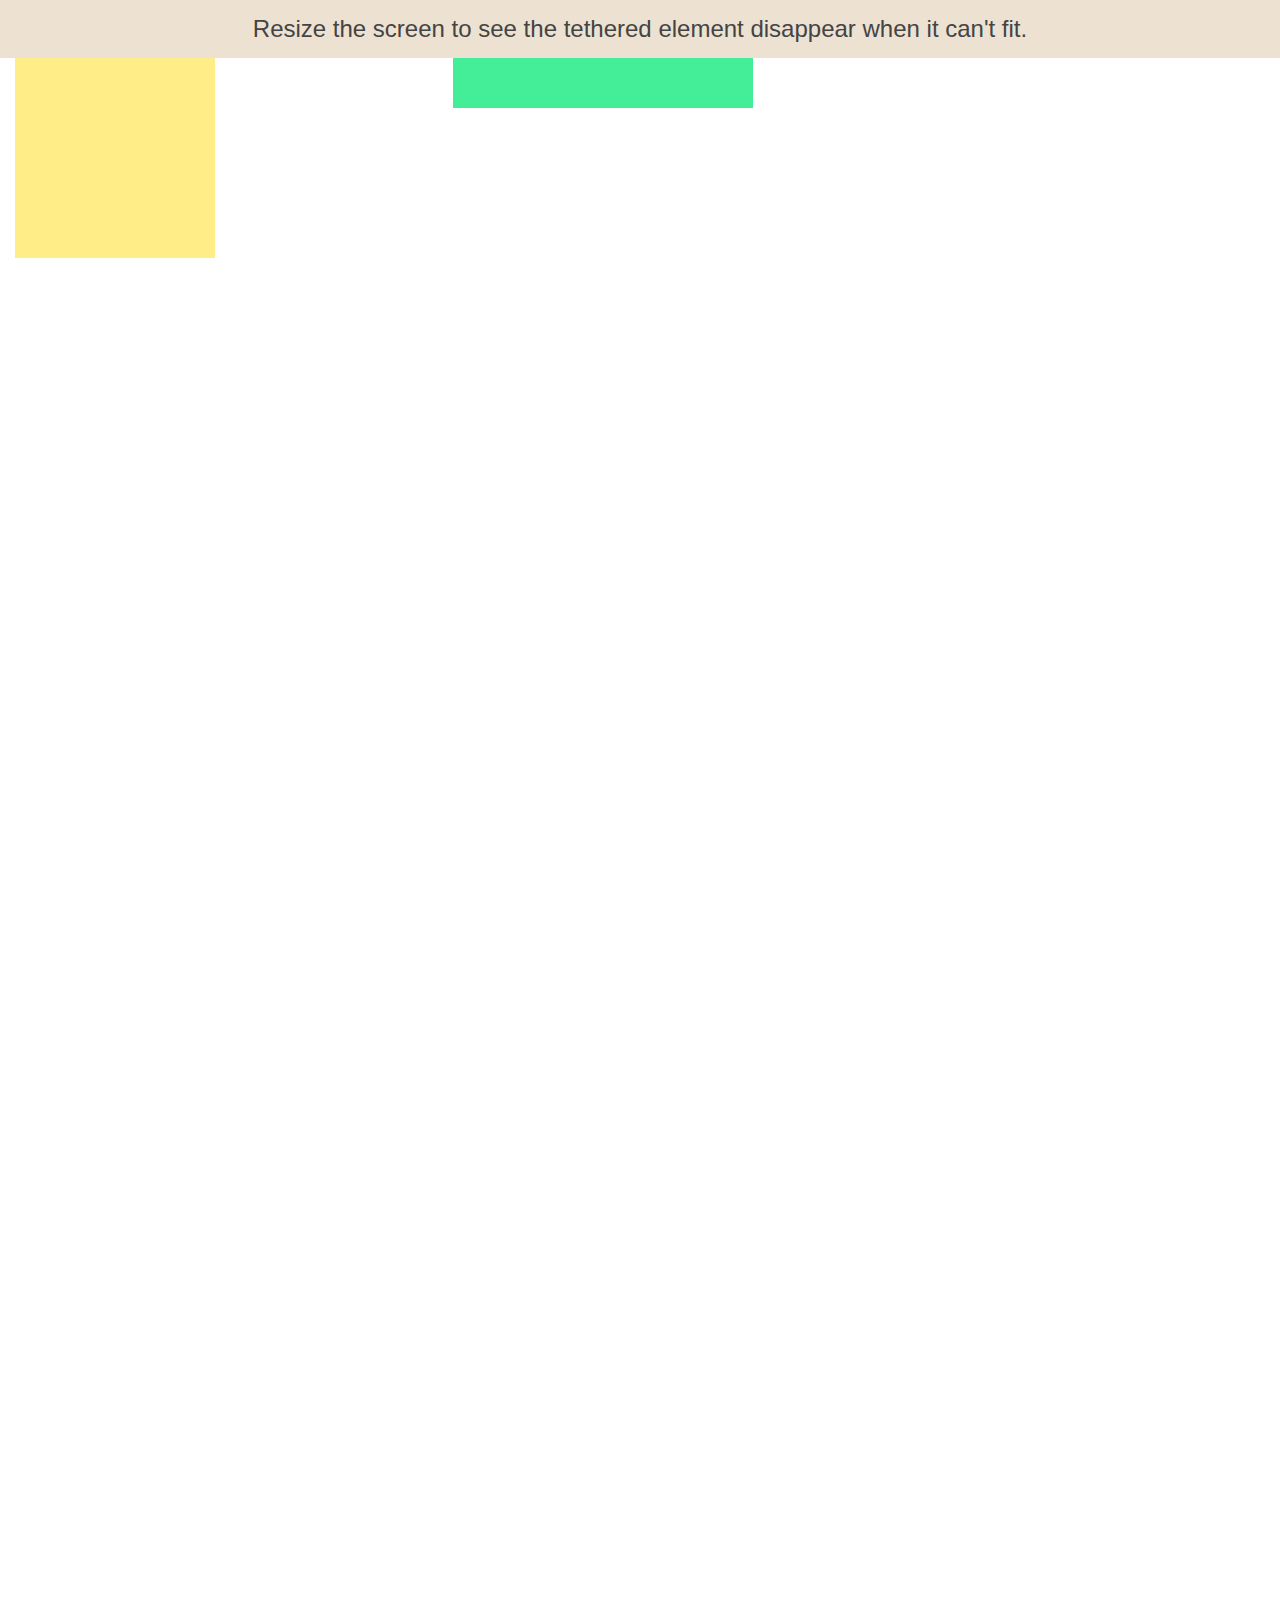
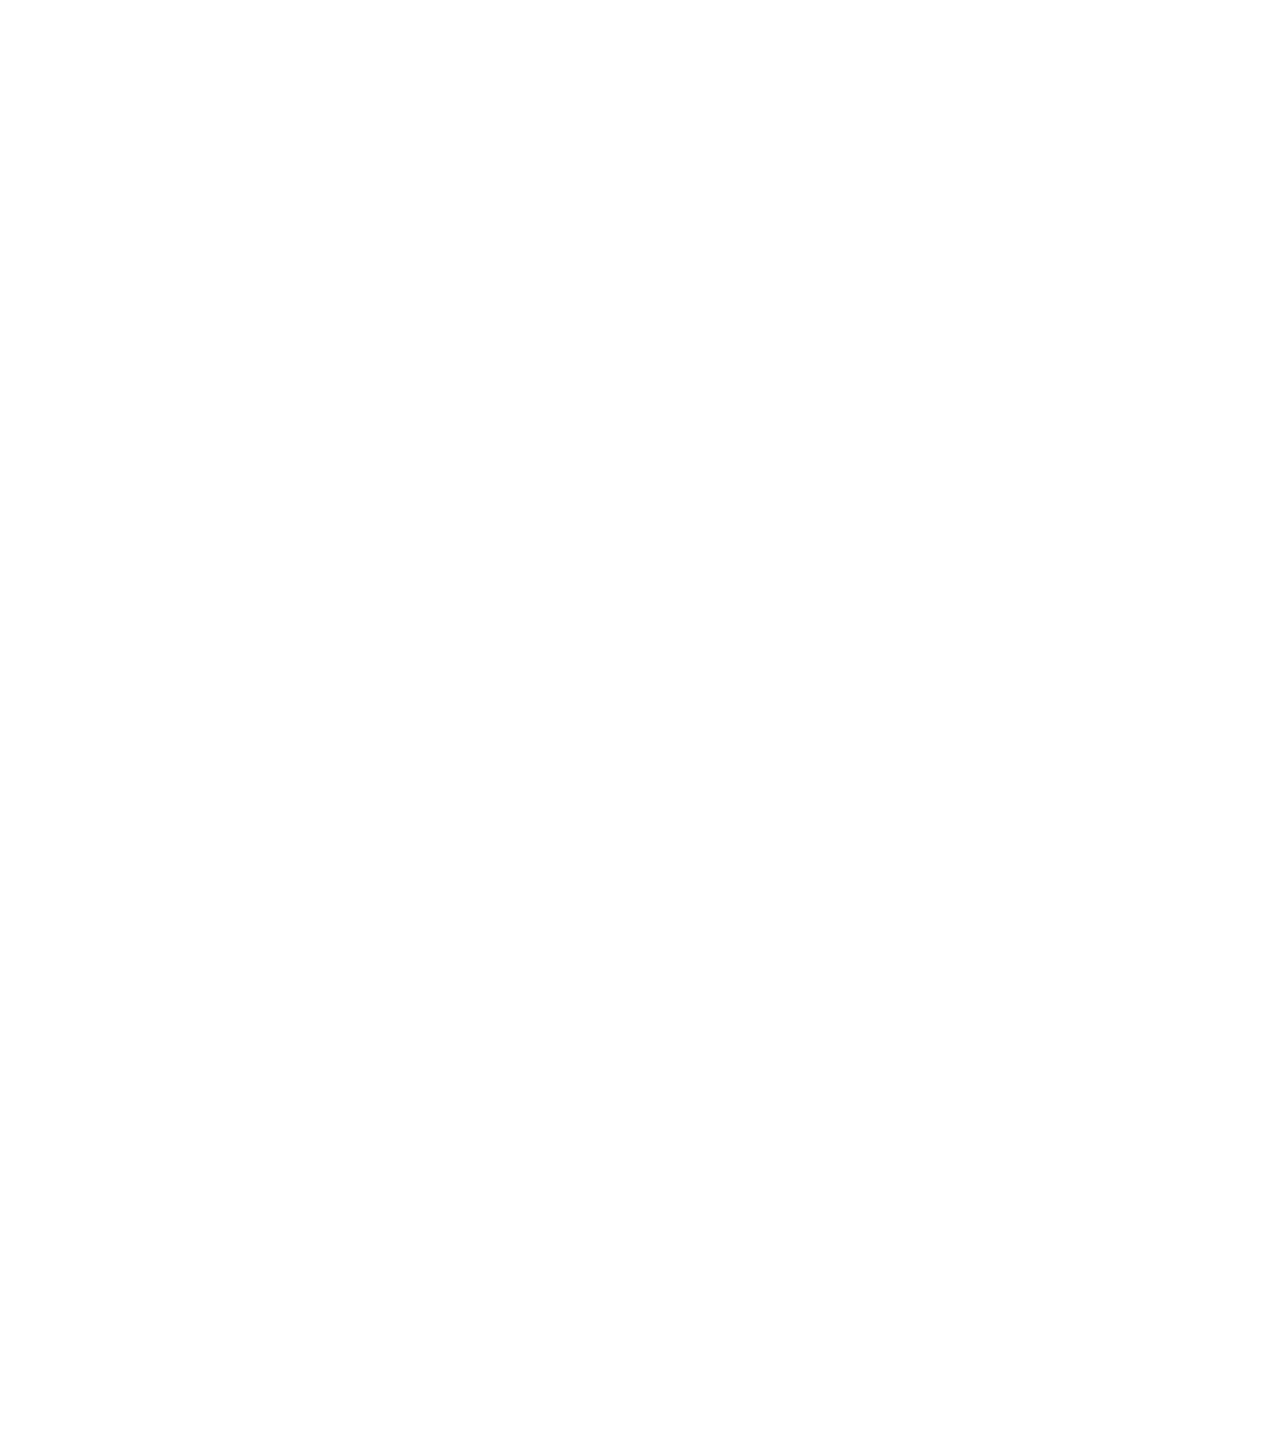
<file: bower_components/tether/examples/out-of-bounds/index.html>
<!DOCTYPE html>
<html>
    <head>
        <meta charset="utf-8">
        <meta http-equiv="X-UA-Compatible" content="chrome=1">
        <meta name="viewport" content="width=device-width, initial-scale=1, user-scalable=no">
        <link rel="stylesheet" href="../resources/css/base.css" />
        <link rel="stylesheet" href="../common/css/style.css" />
        <style>
            .tether-element.tether-out-of-bounds {
                display: none;
            }
        </style>
    </head>
    <body>
        <div class="instructions">Resize the screen to see the tethered element disappear when it can't fit.</div>

        <div class="element"></div>
        <div class="target"></div>

        <script src="//github.hubspot.com/tether/dist/js/tether.js"></script>
        <script>
            var tether = new Tether({
                element: '.element',
                target: '.target',
                attachment: 'top left',
                targetAttachment: 'top right',
                constraints: [{
                    to: 'window',
                    attachment: 'together'
                }]
            });
            tether.on('update', function(event) {
                console.log(event);
            });
        </script>
    </body>
</html>
</file>
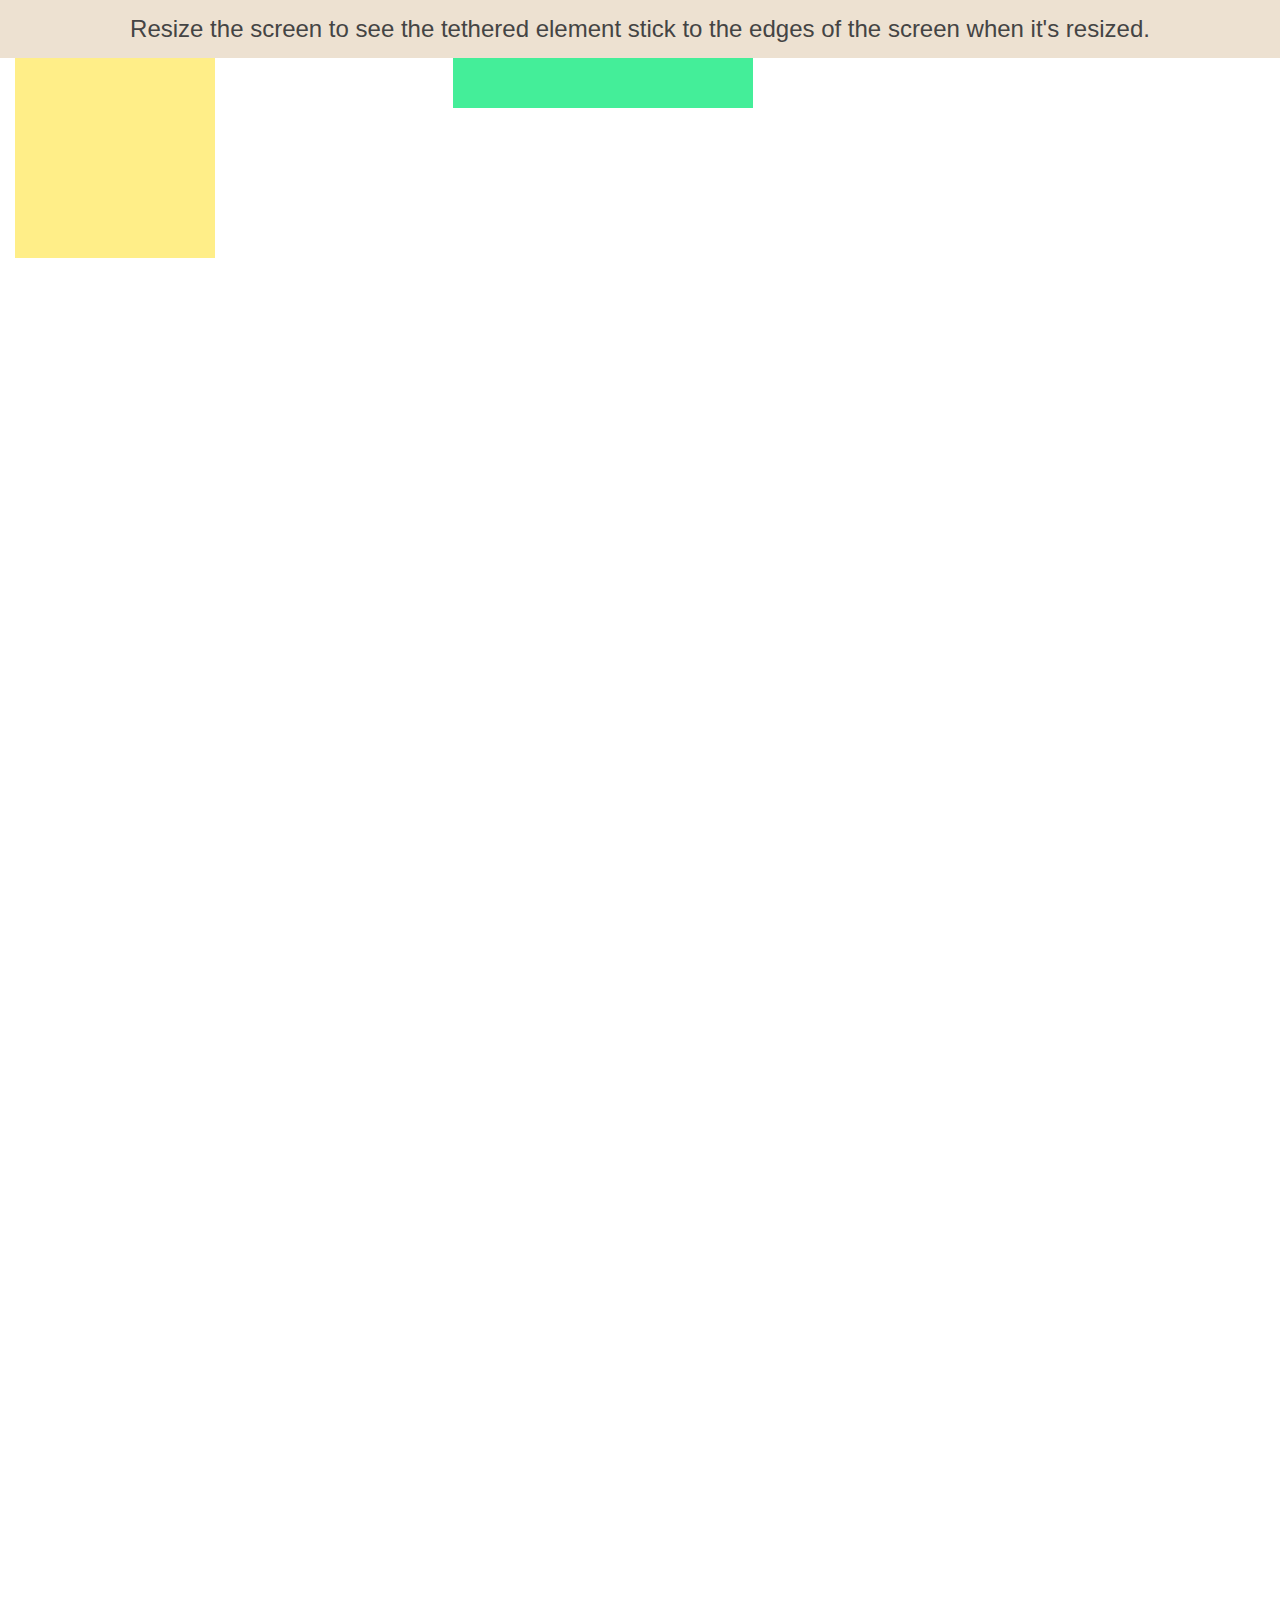
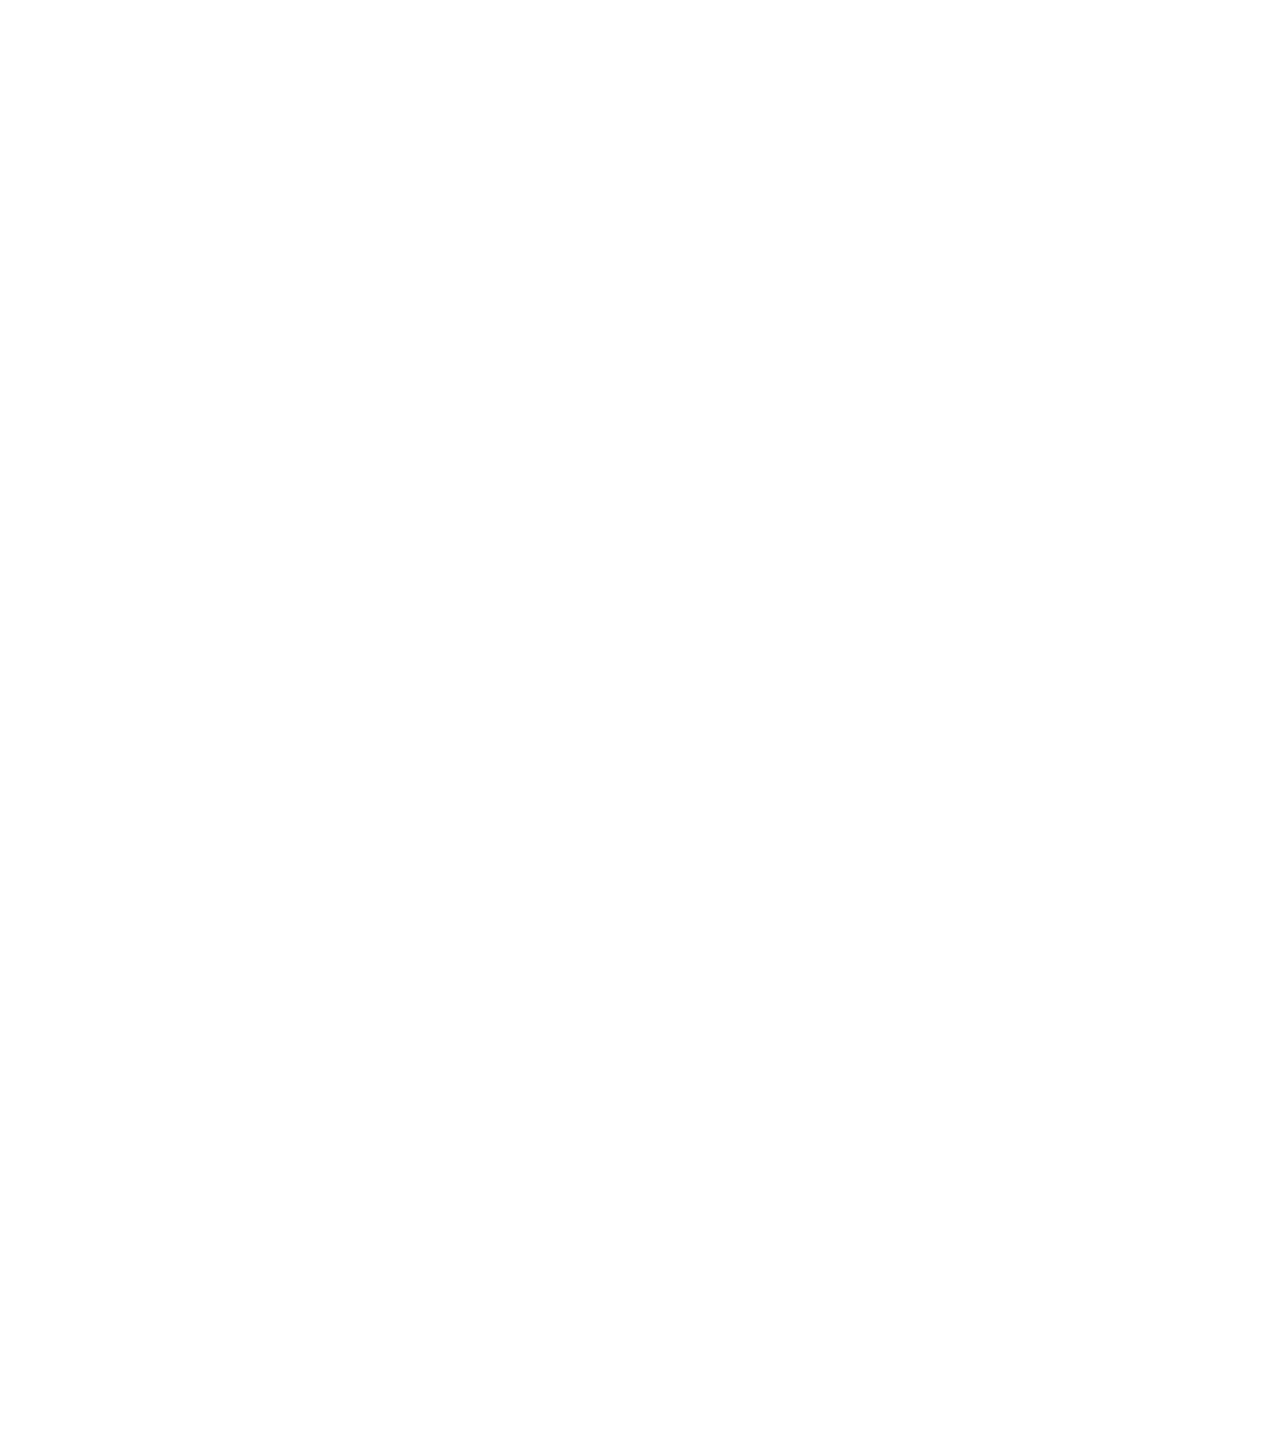
<file: bower_components/tether/examples/pin/index.html>
<!DOCTYPE html>
<html>
    <head>
        <meta charset="utf-8">
        <meta http-equiv="X-UA-Compatible" content="chrome=1">
        <meta name="viewport" content="width=device-width, initial-scale=1, user-scalable=no">
        <link rel="stylesheet" href="../resources/css/base.css" />
        <link rel="stylesheet" href="../common/css/style.css" />
    </head>
    <body>
        <div class="instructions">Resize the screen to see the tethered element stick to the edges of the screen when it's resized.</div>

        <div class="element"></div>
        <div class="target"></div>

        <script src="//github.hubspot.com/tether/dist/js/tether.js"></script>
        <script>
            new Tether({
                element: '.element',
                target: '.target',
                attachment: 'top left',
                targetAttachment: 'top right',
                constraints: [{
                    to: 'window',
                    pin: true
                }]
            });
        </script>
    </body>
</html>
</file>
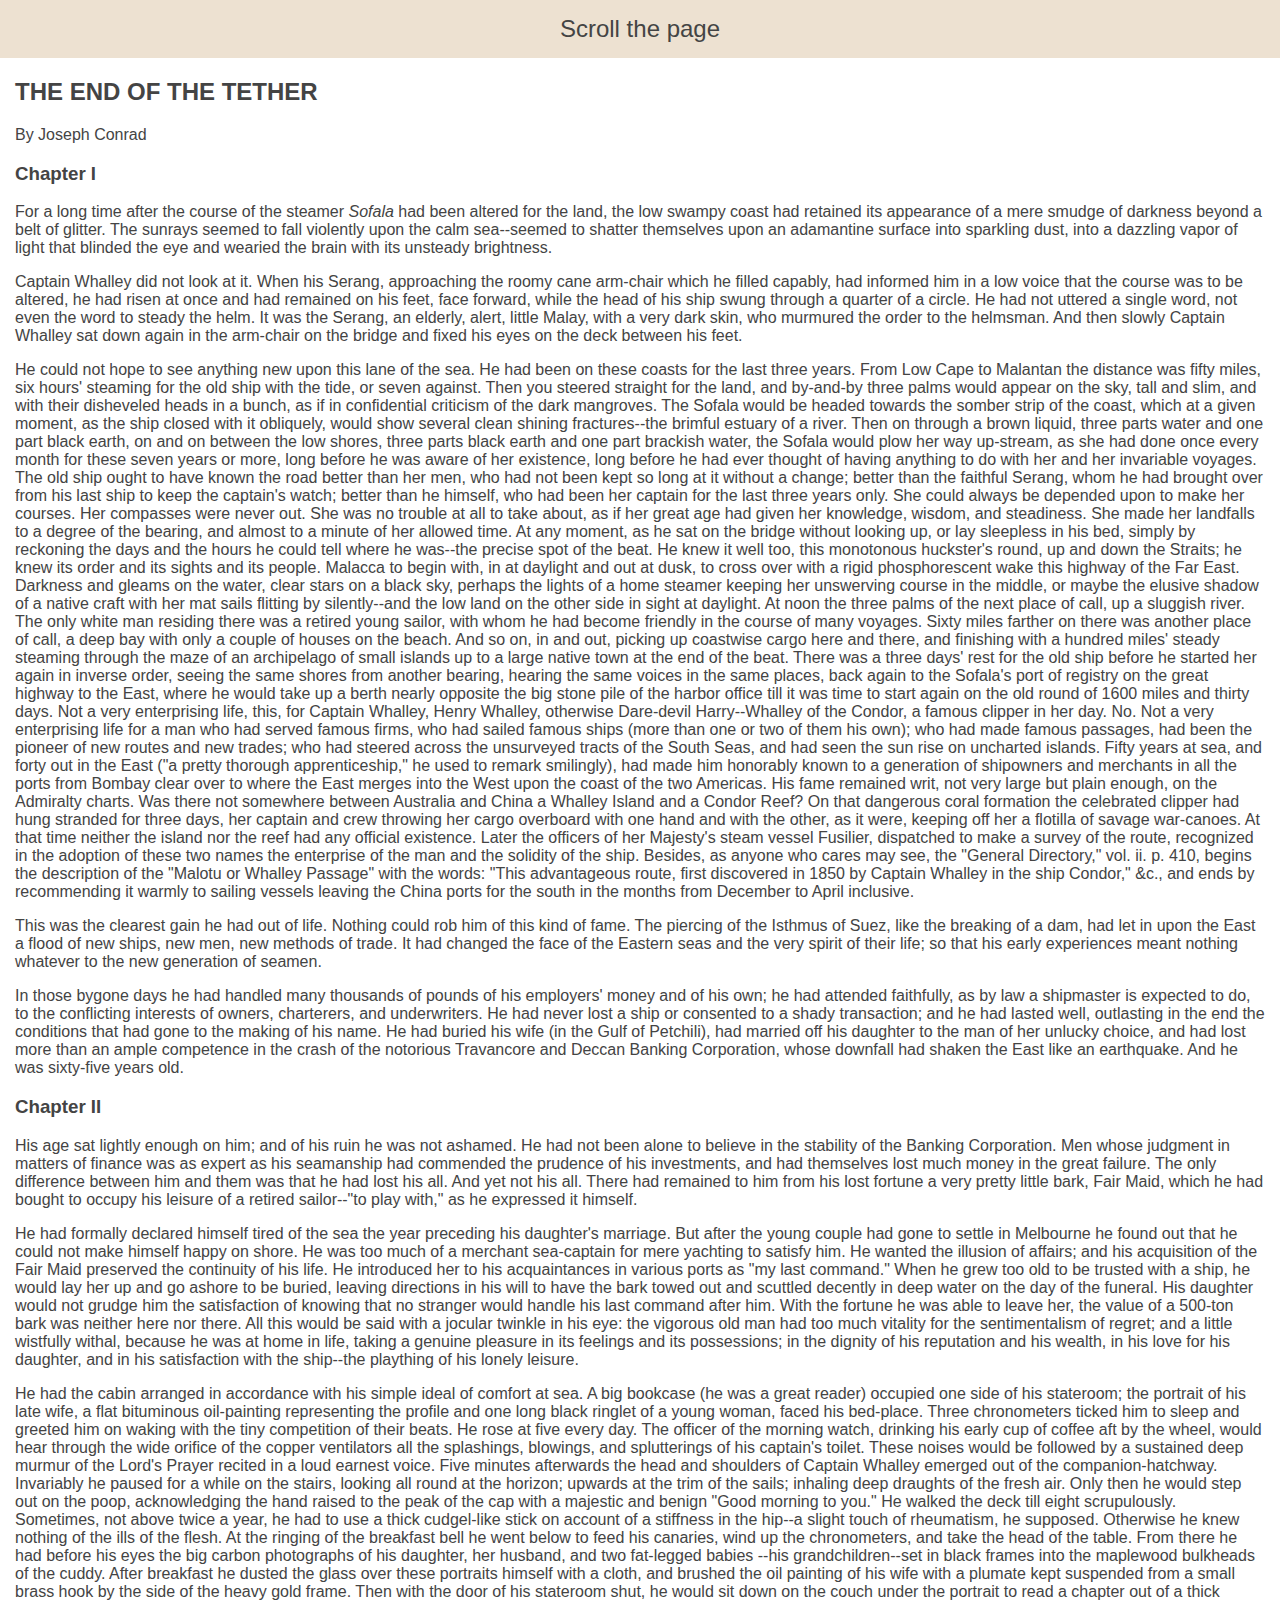
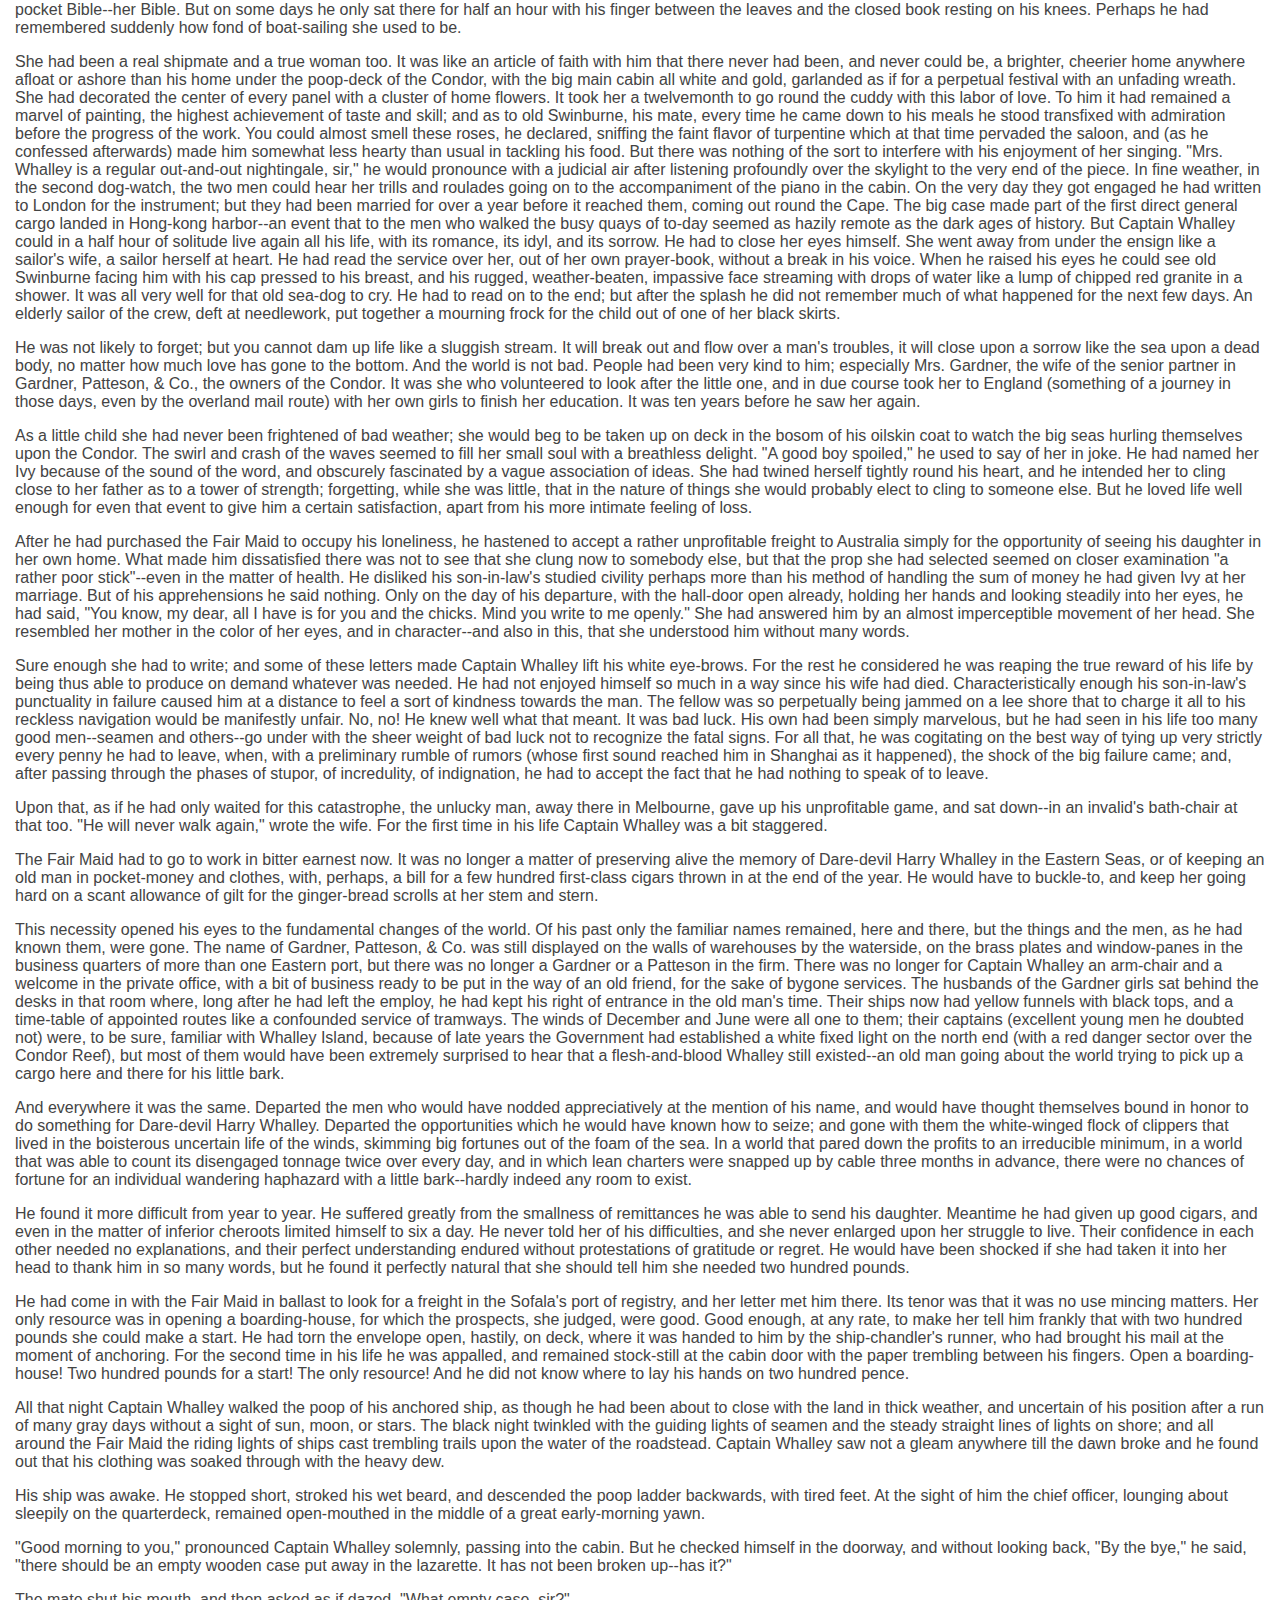
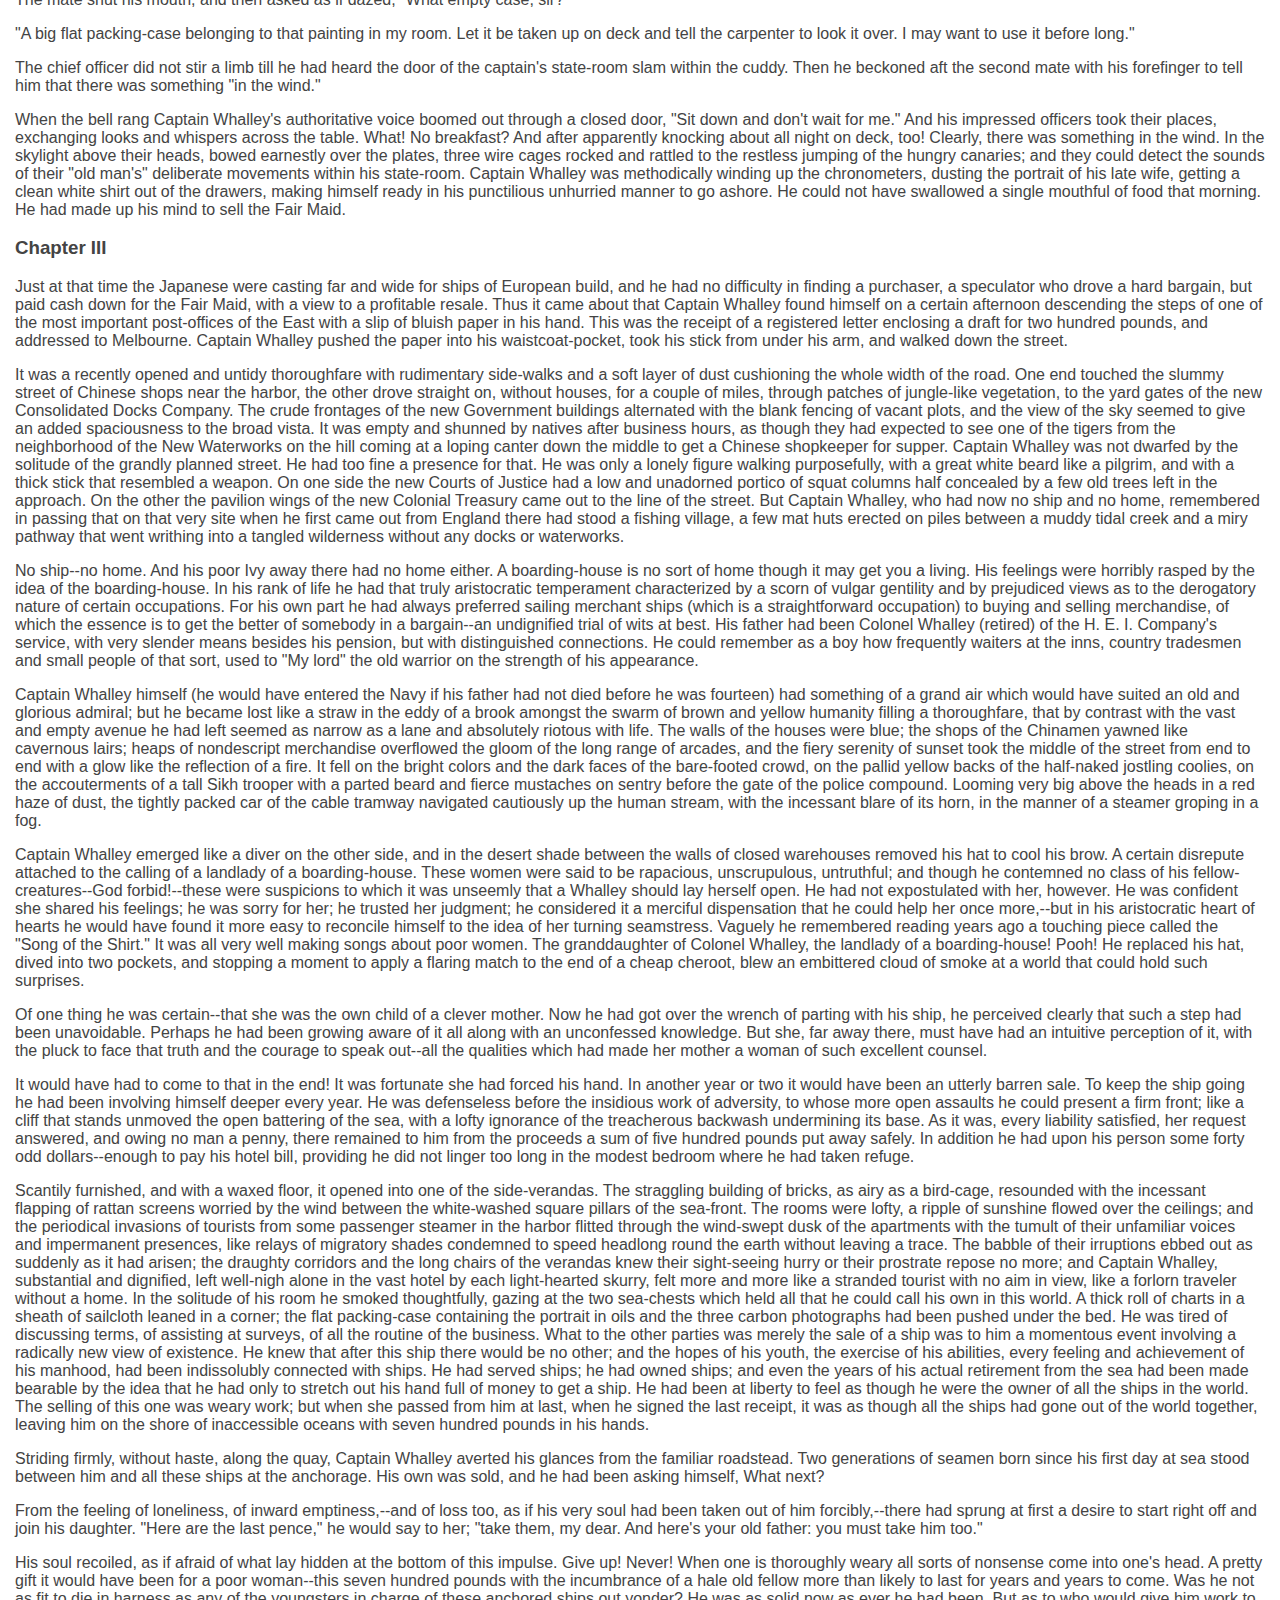
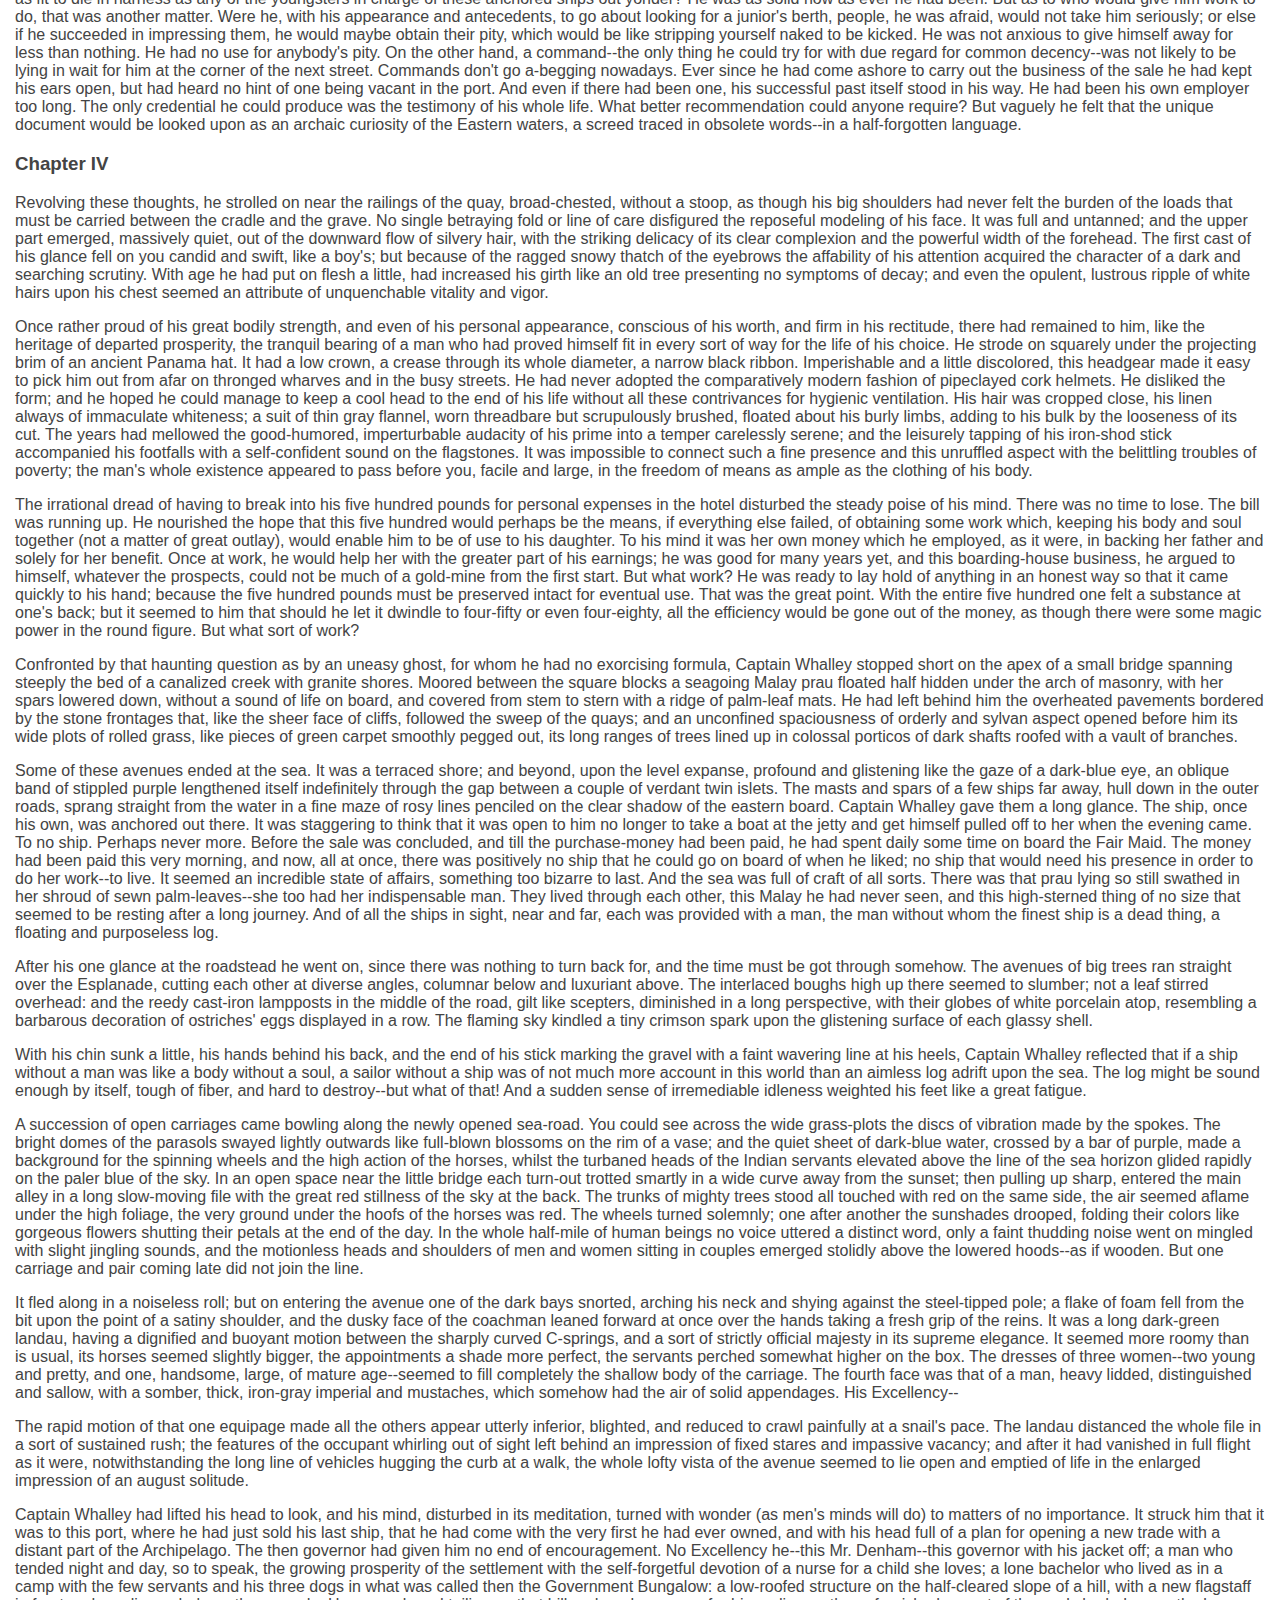
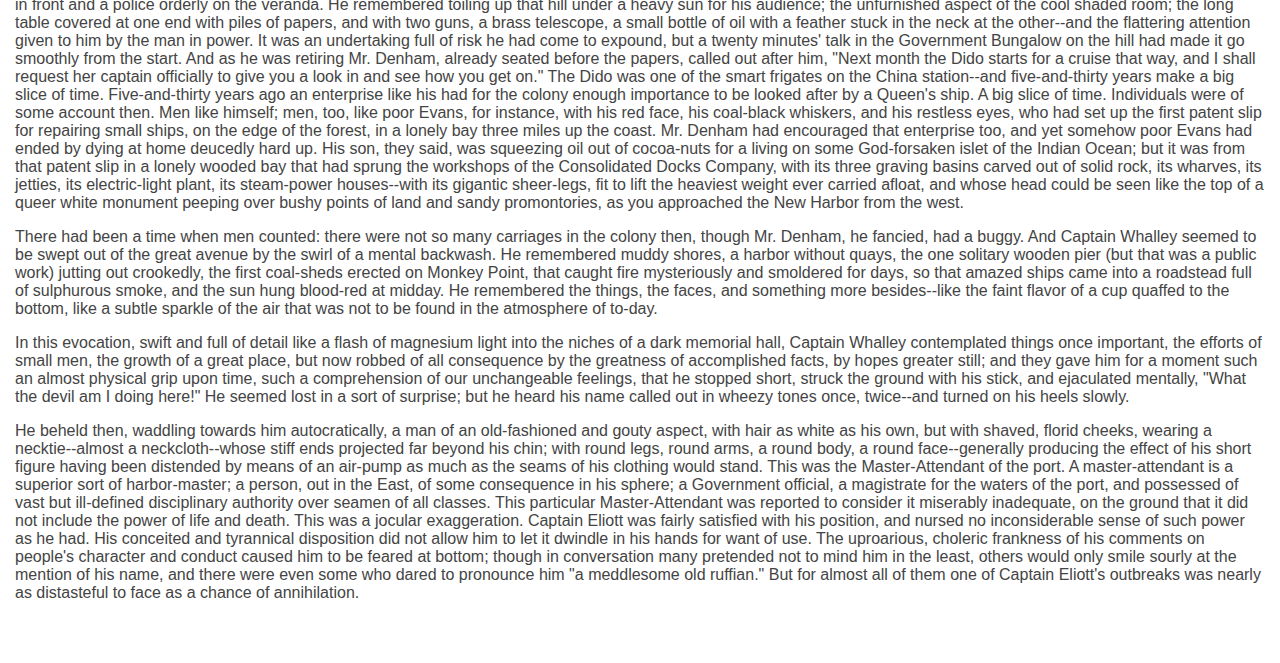
<file: bower_components/tether/examples/scroll/index.html>
<!DOCTYPE html>
<html>
    <head>
        <link rel="stylesheet" href="../resources/css/base.css" />
        <link rel="stylesheet" href="../common/css/style.css" />
    </head>
    <body>

    <div class="instructions">Scroll the page</div>

    <h2>THE END OF THE TETHER</h2>

    <p>By Joseph Conrad</p>

    <h3>Chapter I</h3>

    <p>For a long time after the course of the steamer <em>Sofala</em> had been
    altered for the land, the low swampy coast had retained its appearance
    of a mere smudge of darkness beyond a belt of glitter. The sunrays
    seemed to fall violently upon the calm sea--seemed to shatter themselves
    upon an adamantine surface into sparkling dust, into a dazzling vapor
    of light that blinded the eye and wearied the brain with its unsteady
    brightness.</p>

    <p>Captain Whalley did not look at it. When his Serang, approaching the
    roomy cane arm-chair which he filled capably, had informed him in a low
    voice that the course was to be altered, he had risen at once and had
    remained on his feet, face forward, while the head of his ship swung
    through a quarter of a circle. He had not uttered a single word, not
    even the word to steady the helm. It was the Serang, an elderly, alert,
    little Malay, with a very dark skin, who murmured the order to the
    helmsman. And then slowly Captain Whalley sat down again in the
    arm-chair on the bridge and fixed his eyes on the deck between his feet.</p>

    <p>He could not hope to see anything new upon this lane of the sea. He had
    been on these coasts for the last three years. From Low Cape to Malantan
    the distance was fifty miles, six hours' steaming for the old ship with
    the tide, or seven against. Then you steered straight for the land, and
    by-and-by three palms would appear on the sky, tall and slim, and with
    their disheveled heads in a bunch, as if in confidential criticism of
    the dark mangroves. The Sofala would be headed towards the somber
    strip of the coast, which at a given moment, as the ship closed with
    it obliquely, would show several clean shining fractures--the brimful
    estuary of a river. Then on through a brown liquid, three parts water
    and one part black earth, on and on between the low shores, three parts
    black earth and one part brackish water, the Sofala would plow her way
    up-stream, as she had done once every month for these seven years or
    more, long before he was aware of her existence, long before he had ever
    thought of having anything to do with her and her invariable voyages.
    The old ship ought to have known the road better than her men, who had
    not been kept so long at it without a change; better than the faithful
    Serang, whom he had brought over from his last ship to keep the
    captain's watch; better than he himself, who had been her captain for
    the last three years only. She could always be depended upon to make her
    courses. Her compasses were never out. She was no trouble at all to
    take about, as if her great age had given her knowledge, wisdom, and
    steadiness. She made her landfalls to a degree of the bearing, and
    almost to a minute of her allowed time. At any moment, as he sat on
    the bridge without looking up, or lay sleepless in his bed, simply by
    reckoning the days and the hours he could tell where he was--the precise
    spot of the beat. He knew it well too, this monotonous huckster's
    round, up and down the Straits; he knew its order and its sights and its
    people. Malacca to begin with, in at daylight and out at dusk, to cross
    over with a rigid phosphorescent wake this highway of the Far East.
    Darkness and gleams on the water, clear stars on a black sky, perhaps
    the lights of a home steamer keeping her unswerving course in the
    middle, or maybe the elusive shadow of a native craft with her mat sails
    flitting by silently--and the low land on the other side in sight
    at daylight. At noon the three palms of the next place of call, up a
    sluggish river. The only white man residing there was a retired young
    sailor, with whom he had become friendly in the course of many voyages.
    Sixty miles farther on there was another place of call, a deep bay with
    only a couple of houses on the beach. And so on, in and out, picking
    up coastwise cargo here and there, and finishing with a hundred miles'
    steady steaming through the maze of an archipelago of small islands up
    to a large native town at the end of the beat. There was a three days'
    rest for the old ship before he started her again in inverse order,
    seeing the same shores from another bearing, hearing the same voices
    in the same places, back again to the Sofala's port of registry on
    the great highway to the East, where he would take up a berth nearly
    opposite the big stone pile of the harbor office till it was time to
    start again on the old round of 1600 miles and thirty days. Not a very
    enterprising life, this, for Captain Whalley, Henry Whalley, otherwise
    Dare-devil Harry--Whalley of the Condor, a famous clipper in her day.
    No. Not a very enterprising life for a man who had served famous firms,
    who had sailed famous ships (more than one or two of them his own); who
    had made famous passages, had been the pioneer of new routes and new
    trades; who had steered across the unsurveyed tracts of the South Seas,
    and had seen the sun rise on uncharted islands. Fifty years at sea, and
    forty out in the East ("a pretty thorough apprenticeship," he used
    to remark smilingly), had made him honorably known to a generation of
    shipowners and merchants in all the ports from Bombay clear over to
    where the East merges into the West upon the coast of the two Americas.
    His fame remained writ, not very large but plain enough, on the
    Admiralty charts. Was there not somewhere between Australia and China a
    Whalley Island and a Condor Reef? On that dangerous coral formation the
    celebrated clipper had hung stranded for three days, her captain and
    crew throwing her cargo overboard with one hand and with the other, as
    it were, keeping off her a flotilla of savage war-canoes. At that time
    neither the island nor the reef had any official existence. Later the
    officers of her Majesty's steam vessel Fusilier, dispatched to make a
    survey of the route, recognized in the adoption of these two names the
    enterprise of the man and the solidity of the ship. Besides, as anyone
    who cares may see, the "General Directory," vol. ii. p. 410, begins the
    description of the "Malotu or Whalley Passage" with the words: "This
    advantageous route, first discovered in 1850 by Captain Whalley in the
    ship Condor," &amp;c., and ends by recommending it warmly to sailing vessels
    leaving the China ports for the south in the months from December to
    April inclusive.</p>

    <p>This was the clearest gain he had out of life. Nothing could rob him
    of this kind of fame. The piercing of the Isthmus of Suez, like the
    breaking of a dam, had let in upon the East a flood of new ships, new
    men, new methods of trade. It had changed the face of the Eastern seas
    and the very spirit of their life; so that his early experiences meant
    nothing whatever to the new generation of seamen.</p>

    <p>In those bygone days he had handled many thousands of pounds of his
    employers' money and of his own; he had attended faithfully, as by law
    a shipmaster is expected to do, to the conflicting interests of owners,
    charterers, and underwriters. He had never lost a ship or consented to
    a shady transaction; and he had lasted well, outlasting in the end the
    conditions that had gone to the making of his name. He had buried his
    wife (in the Gulf of Petchili), had married off his daughter to the man
    of her unlucky choice, and had lost more than an ample competence in the
    crash of the notorious Travancore and Deccan Banking Corporation, whose
    downfall had shaken the East like an earthquake. And he was sixty-five
    years old.</p>

    <h3>Chapter II</h3>

    <p>His age sat lightly enough on him; and of his ruin he was not ashamed.
    He had not been alone to believe in the stability of the Banking
    Corporation. Men whose judgment in matters of finance was as expert as
    his seamanship had commended the prudence of his investments, and had
    themselves lost much money in the great failure. The only difference
    between him and them was that he had lost his all. And yet not his all.
    There had remained to him from his lost fortune a very pretty little
    bark, Fair Maid, which he had bought to occupy his leisure of a retired
    sailor--"to play with," as he expressed it himself.</p>

    <p>He had formally declared himself tired of the sea the year preceding his
    daughter's marriage. But after the young couple had gone to settle in
    Melbourne he found out that he could not make himself happy on shore. He
    was too much of a merchant sea-captain for mere yachting to satisfy him.
    He wanted the illusion of affairs; and his acquisition of the Fair
    Maid preserved the continuity of his life. He introduced her to his
    acquaintances in various ports as "my last command." When he grew too
    old to be trusted with a ship, he would lay her up and go ashore to be
    buried, leaving directions in his will to have the bark towed out and
    scuttled decently in deep water on the day of the funeral. His daughter
    would not grudge him the satisfaction of knowing that no stranger would
    handle his last command after him. With the fortune he was able to leave
    her, the value of a 500-ton bark was neither here nor there. All this
    would be said with a jocular twinkle in his eye: the vigorous old man
    had too much vitality for the sentimentalism of regret; and a little
    wistfully withal, because he was at home in life, taking a genuine
    pleasure in its feelings and its possessions; in the dignity of his
    reputation and his wealth, in his love for his daughter, and in his
    satisfaction with the ship--the plaything of his lonely leisure.</p>

    <p>He had the cabin arranged in accordance with his simple ideal of comfort
    at sea. A big bookcase (he was a great reader) occupied one side of his
    stateroom; the portrait of his late wife, a flat bituminous oil-painting
    representing the profile and one long black ringlet of a young woman,
    faced his bed-place. Three chronometers ticked him to sleep and greeted
    him on waking with the tiny competition of their beats. He rose at five
    every day. The officer of the morning watch, drinking his early cup
    of coffee aft by the wheel, would hear through the wide orifice of the
    copper ventilators all the splashings, blowings, and splutterings of
    his captain's toilet. These noises would be followed by a sustained
    deep murmur of the Lord's Prayer recited in a loud earnest voice. Five
    minutes afterwards the head and shoulders of Captain Whalley emerged
    out of the companion-hatchway. Invariably he paused for a while on the
    stairs, looking all round at the horizon; upwards at the trim of the
    sails; inhaling deep draughts of the fresh air. Only then he would step
    out on the poop, acknowledging the hand raised to the peak of the cap
    with a majestic and benign "Good morning to you." He walked the deck
    till eight scrupulously. Sometimes, not above twice a year, he had to
    use a thick cudgel-like stick on account of a stiffness in the hip--a
    slight touch of rheumatism, he supposed. Otherwise he knew nothing of
    the ills of the flesh. At the ringing of the breakfast bell he went
    below to feed his canaries, wind up the chronometers, and take the
    head of the table. From there he had before his eyes the big carbon
    photographs of his daughter, her husband, and two fat-legged babies
    --his grandchildren--set in black frames into the maplewood bulkheads
    of the cuddy. After breakfast he dusted the glass over these portraits
    himself with a cloth, and brushed the oil painting of his wife with a
    plumate kept suspended from a small brass hook by the side of the heavy
    gold frame. Then with the door of his stateroom shut, he would sit down
    on the couch under the portrait to read a chapter out of a thick pocket
    Bible--her Bible. But on some days he only sat there for half an hour
    with his finger between the leaves and the closed book resting on his
    knees. Perhaps he had remembered suddenly how fond of boat-sailing she
    used to be.</p>

    <p>She had been a real shipmate and a true woman too. It was like an
    article of faith with him that there never had been, and never could be,
    a brighter, cheerier home anywhere afloat or ashore than his home under
    the poop-deck of the Condor, with the big main cabin all white and gold,
    garlanded as if for a perpetual festival with an unfading wreath. She
    had decorated the center of every panel with a cluster of home flowers.
    It took her a twelvemonth to go round the cuddy with this labor of love.
    To him it had remained a marvel of painting, the highest achievement of
    taste and skill; and as to old Swinburne, his mate, every time he
    came down to his meals he stood transfixed with admiration before the
    progress of the work. You could almost smell these roses, he declared,
    sniffing the faint flavor of turpentine which at that time pervaded the
    saloon, and (as he confessed afterwards) made him somewhat less hearty
    than usual in tackling his food. But there was nothing of the sort to
    interfere with his enjoyment of her singing. "Mrs. Whalley is a regular
    out-and-out nightingale, sir," he would pronounce with a judicial air
    after listening profoundly over the skylight to the very end of the
    piece. In fine weather, in the second dog-watch, the two men could hear
    her trills and roulades going on to the accompaniment of the piano in
    the cabin. On the very day they got engaged he had written to London
    for the instrument; but they had been married for over a year before it
    reached them, coming out round the Cape. The big case made part of the
    first direct general cargo landed in Hong-kong harbor--an event that to
    the men who walked the busy quays of to-day seemed as hazily remote as
    the dark ages of history. But Captain Whalley could in a half hour of
    solitude live again all his life, with its romance, its idyl, and its
    sorrow. He had to close her eyes himself. She went away from under the
    ensign like a sailor's wife, a sailor herself at heart. He had read
    the service over her, out of her own prayer-book, without a break in his
    voice. When he raised his eyes he could see old Swinburne facing him
    with his cap pressed to his breast, and his rugged, weather-beaten,
    impassive face streaming with drops of water like a lump of chipped red
    granite in a shower. It was all very well for that old sea-dog to cry.
    He had to read on to the end; but after the splash he did not remember
    much of what happened for the next few days. An elderly sailor of the
    crew, deft at needlework, put together a mourning frock for the child
    out of one of her black skirts.</p>

    <p>He was not likely to forget; but you cannot dam up life like a sluggish
    stream. It will break out and flow over a man's troubles, it will close
    upon a sorrow like the sea upon a dead body, no matter how much love has
    gone to the bottom. And the world is not bad. People had been very
    kind to him; especially Mrs. Gardner, the wife of the senior partner
    in Gardner, Patteson, &amp; Co., the owners of the Condor. It was she who
    volunteered to look after the little one, and in due course took her to
    England (something of a journey in those days, even by the overland
    mail route) with her own girls to finish her education. It was ten years
    before he saw her again.</p>

    <p>As a little child she had never been frightened of bad weather; she
    would beg to be taken up on deck in the bosom of his oilskin coat to
    watch the big seas hurling themselves upon the Condor. The swirl and
    crash of the waves seemed to fill her small soul with a breathless
    delight. "A good boy spoiled," he used to say of her in joke. He had
    named her Ivy because of the sound of the word, and obscurely fascinated
    by a vague association of ideas. She had twined herself tightly round
    his heart, and he intended her to cling close to her father as to a
    tower of strength; forgetting, while she was little, that in the nature
    of things she would probably elect to cling to someone else. But
    he loved life well enough for even that event to give him a certain
    satisfaction, apart from his more intimate feeling of loss.</p>

    <p>After he had purchased the Fair Maid to occupy his loneliness, he
    hastened to accept a rather unprofitable freight to Australia simply for
    the opportunity of seeing his daughter in her own home. What made him
    dissatisfied there was not to see that she clung now to somebody else,
    but that the prop she had selected seemed on closer examination "a
    rather poor stick"--even in the matter of health. He disliked his
    son-in-law's studied civility perhaps more than his method of
    handling the sum of money he had given Ivy at her marriage. But of his
    apprehensions he said nothing. Only on the day of his departure, with
    the hall-door open already, holding her hands and looking steadily into
    her eyes, he had said, "You know, my dear, all I have is for you and the
    chicks. Mind you write to me openly." She had answered him by an almost
    imperceptible movement of her head. She resembled her mother in
    the color of her eyes, and in character--and also in this, that she
    understood him without many words.</p>

    <p>Sure enough she had to write; and some of these letters made Captain
    Whalley lift his white eye-brows. For the rest he considered he was
    reaping the true reward of his life by being thus able to produce on
    demand whatever was needed. He had not enjoyed himself so much in a
    way since his wife had died. Characteristically enough his son-in-law's
    punctuality in failure caused him at a distance to feel a sort of
    kindness towards the man. The fellow was so perpetually being jammed on
    a lee shore that to charge it all to his reckless navigation would be
    manifestly unfair. No, no! He knew well what that meant. It was bad
    luck. His own had been simply marvelous, but he had seen in his life too
    many good men--seamen and others--go under with the sheer weight of bad
    luck not to recognize the fatal signs. For all that, he was cogitating
    on the best way of tying up very strictly every penny he had to leave,
    when, with a preliminary rumble of rumors (whose first sound reached
    him in Shanghai as it happened), the shock of the big failure came;
    and, after passing through the phases of stupor, of incredulity, of
    indignation, he had to accept the fact that he had nothing to speak of
    to leave.</p>

    <p>Upon that, as if he had only waited for this catastrophe, the unlucky
    man, away there in Melbourne, gave up his unprofitable game, and sat
    down--in an invalid's bath-chair at that too. "He will never walk
    again," wrote the wife. For the first time in his life Captain Whalley
    was a bit staggered.</p>

    <p>The Fair Maid had to go to work in bitter earnest now. It was no longer
    a matter of preserving alive the memory of Dare-devil Harry Whalley in
    the Eastern Seas, or of keeping an old man in pocket-money and clothes,
    with, perhaps, a bill for a few hundred first-class cigars thrown in at
    the end of the year. He would have to buckle-to, and keep her going hard
    on a scant allowance of gilt for the ginger-bread scrolls at her stem
    and stern.</p>

    <p>This necessity opened his eyes to the fundamental changes of the world.
    Of his past only the familiar names remained, here and there, but
    the things and the men, as he had known them, were gone. The name of
    Gardner, Patteson, &amp; Co. was still displayed on the walls of warehouses
    by the waterside, on the brass plates and window-panes in the business
    quarters of more than one Eastern port, but there was no longer a
    Gardner or a Patteson in the firm. There was no longer for Captain
    Whalley an arm-chair and a welcome in the private office, with a bit of
    business ready to be put in the way of an old friend, for the sake of
    bygone services. The husbands of the Gardner girls sat behind the desks
    in that room where, long after he had left the employ, he had kept his
    right of entrance in the old man's time. Their ships now had yellow
    funnels with black tops, and a time-table of appointed routes like a
    confounded service of tramways. The winds of December and June were all
    one to them; their captains (excellent young men he doubted not) were,
    to be sure, familiar with Whalley Island, because of late years the
    Government had established a white fixed light on the north end (with
    a red danger sector over the Condor Reef), but most of them would have
    been extremely surprised to hear that a flesh-and-blood Whalley still
    existed--an old man going about the world trying to pick up a cargo here
    and there for his little bark.</p>

    <p>And everywhere it was the same. Departed the men who would have nodded
    appreciatively at the mention of his name, and would have thought
    themselves bound in honor to do something for Dare-devil Harry Whalley.
    Departed the opportunities which he would have known how to seize; and
    gone with them the white-winged flock of clippers that lived in the
    boisterous uncertain life of the winds, skimming big fortunes out of
    the foam of the sea. In a world that pared down the profits to an
    irreducible minimum, in a world that was able to count its disengaged
    tonnage twice over every day, and in which lean charters were snapped up
    by cable three months in advance, there were no chances of fortune for
    an individual wandering haphazard with a little bark--hardly indeed any
    room to exist.</p>

    <p>He found it more difficult from year to year. He suffered greatly from
    the smallness of remittances he was able to send his daughter. Meantime
    he had given up good cigars, and even in the matter of inferior cheroots
    limited himself to six a day. He never told her of his difficulties, and
    she never enlarged upon her struggle to live. Their confidence in each
    other needed no explanations, and their perfect understanding endured
    without protestations of gratitude or regret. He would have been shocked
    if she had taken it into her head to thank him in so many words, but
    he found it perfectly natural that she should tell him she needed two
    hundred pounds.</p>

    <p>He had come in with the Fair Maid in ballast to look for a freight in
    the Sofala's port of registry, and her letter met him there. Its tenor
    was that it was no use mincing matters. Her only resource was in opening
    a boarding-house, for which the prospects, she judged, were good. Good
    enough, at any rate, to make her tell him frankly that with two hundred
    pounds she could make a start. He had torn the envelope open, hastily,
    on deck, where it was handed to him by the ship-chandler's runner, who
    had brought his mail at the moment of anchoring. For the second time
    in his life he was appalled, and remained stock-still at the cabin door
    with the paper trembling between his fingers. Open a boarding-house! Two
    hundred pounds for a start! The only resource! And he did not know where
    to lay his hands on two hundred pence.</p>

    <p>All that night Captain Whalley walked the poop of his anchored ship, as
    though he had been about to close with the land in thick weather, and
    uncertain of his position after a run of many gray days without a sight
    of sun, moon, or stars. The black night twinkled with the guiding lights
    of seamen and the steady straight lines of lights on shore; and all
    around the Fair Maid the riding lights of ships cast trembling trails
    upon the water of the roadstead. Captain Whalley saw not a gleam
    anywhere till the dawn broke and he found out that his clothing was
    soaked through with the heavy dew.</p>

    <p>His ship was awake. He stopped short, stroked his wet beard, and
    descended the poop ladder backwards, with tired feet. At the sight
    of him the chief officer, lounging about sleepily on the quarterdeck,
    remained open-mouthed in the middle of a great early-morning yawn.</p>

    <p>"Good morning to you," pronounced Captain Whalley solemnly, passing into
    the cabin. But he checked himself in the doorway, and without looking
    back, "By the bye," he said, "there should be an empty wooden case put
    away in the lazarette. It has not been broken up--has it?"</p>

    <p>The mate shut his mouth, and then asked as if dazed, "What empty case,
    sir?"</p>

    <p>"A big flat packing-case belonging to that painting in my room. Let it
    be taken up on deck and tell the carpenter to look it over. I may want
    to use it before long."</p>

    <p>The chief officer did not stir a limb till he had heard the door of the
    captain's state-room slam within the cuddy. Then he beckoned aft the
    second mate with his forefinger to tell him that there was something "in
    the wind."</p>

    <p>When the bell rang Captain Whalley's authoritative voice boomed out
    through a closed door, "Sit down and don't wait for me." And his
    impressed officers took their places, exchanging looks and whispers
    across the table. What! No breakfast? And after apparently knocking
    about all night on deck, too! Clearly, there was something in the wind.
    In the skylight above their heads, bowed earnestly over the plates,
    three wire cages rocked and rattled to the restless jumping of the
    hungry canaries; and they could detect the sounds of their "old
    man's" deliberate movements within his state-room. Captain Whalley was
    methodically winding up the chronometers, dusting the portrait of
    his late wife, getting a clean white shirt out of the drawers, making
    himself ready in his punctilious unhurried manner to go ashore. He could
    not have swallowed a single mouthful of food that morning. He had made
    up his mind to sell the Fair Maid.</p>

    <h3>Chapter III</h3>

    <p>Just at that time the Japanese were casting far and wide for ships
    of European build, and he had no difficulty in finding a purchaser, a
    speculator who drove a hard bargain, but paid cash down for the Fair
    Maid, with a view to a profitable resale. Thus it came about that
    Captain Whalley found himself on a certain afternoon descending the
    steps of one of the most important post-offices of the East with a slip
    of bluish paper in his hand. This was the receipt of a registered letter
    enclosing a draft for two hundred pounds, and addressed to Melbourne.
    Captain Whalley pushed the paper into his waistcoat-pocket, took his
    stick from under his arm, and walked down the street.</p>

    <p>It was a recently opened and untidy thoroughfare with rudimentary
    side-walks and a soft layer of dust cushioning the whole width of
    the road. One end touched the slummy street of Chinese shops near the
    harbor, the other drove straight on, without houses, for a couple of
    miles, through patches of jungle-like vegetation, to the yard gates
    of the new Consolidated Docks Company. The crude frontages of the new
    Government buildings alternated with the blank fencing of vacant plots,
    and the view of the sky seemed to give an added spaciousness to the
    broad vista. It was empty and shunned by natives after business
    hours, as though they had expected to see one of the tigers from the
    neighborhood of the New Waterworks on the hill coming at a loping canter
    down the middle to get a Chinese shopkeeper for supper. Captain Whalley
    was not dwarfed by the solitude of the grandly planned street. He
    had too fine a presence for that. He was only a lonely figure walking
    purposefully, with a great white beard like a pilgrim, and with a thick
    stick that resembled a weapon. On one side the new Courts of Justice had
    a low and unadorned portico of squat columns half concealed by a few old
    trees left in the approach. On the other the pavilion wings of the
    new Colonial Treasury came out to the line of the street. But Captain
    Whalley, who had now no ship and no home, remembered in passing that
    on that very site when he first came out from England there had stood a
    fishing village, a few mat huts erected on piles between a muddy tidal
    creek and a miry pathway that went writhing into a tangled wilderness
    without any docks or waterworks.</p>

    <p>No ship--no home. And his poor Ivy away there had no home either. A
    boarding-house is no sort of home though it may get you a living. His
    feelings were horribly rasped by the idea of the boarding-house. In his
    rank of life he had that truly aristocratic temperament characterized by
    a scorn of vulgar gentility and by prejudiced views as to the derogatory
    nature of certain occupations. For his own part he had always preferred
    sailing merchant ships (which is a straightforward occupation) to buying
    and selling merchandise, of which the essence is to get the better of
    somebody in a bargain--an undignified trial of wits at best. His father
    had been Colonel Whalley (retired) of the H. E. I. Company's service,
    with very slender means besides his pension, but with distinguished
    connections. He could remember as a boy how frequently waiters at the
    inns, country tradesmen and small people of that sort, used to "My lord"
    the old warrior on the strength of his appearance.</p>

    <p>Captain Whalley himself (he would have entered the Navy if his father
    had not died before he was fourteen) had something of a grand air which
    would have suited an old and glorious admiral; but he became lost like
    a straw in the eddy of a brook amongst the swarm of brown and yellow
    humanity filling a thoroughfare, that by contrast with the vast and
    empty avenue he had left seemed as narrow as a lane and absolutely
    riotous with life. The walls of the houses were blue; the shops of the
    Chinamen yawned like cavernous lairs; heaps of nondescript merchandise
    overflowed the gloom of the long range of arcades, and the fiery
    serenity of sunset took the middle of the street from end to end with a
    glow like the reflection of a fire. It fell on the bright colors and the
    dark faces of the bare-footed crowd, on the pallid yellow backs of the
    half-naked jostling coolies, on the accouterments of a tall Sikh trooper
    with a parted beard and fierce mustaches on sentry before the gate of
    the police compound. Looming very big above the heads in a red haze of
    dust, the tightly packed car of the cable tramway navigated cautiously
    up the human stream, with the incessant blare of its horn, in the manner
    of a steamer groping in a fog.</p>

    <p>Captain Whalley emerged like a diver on the other side, and in the
    desert shade between the walls of closed warehouses removed his hat to
    cool his brow. A certain disrepute attached to the calling of a
    landlady of a boarding-house. These women were said to be rapacious,
    unscrupulous, untruthful; and though he contemned no class of his
    fellow-creatures--God forbid!--these were suspicions to which it was
    unseemly that a Whalley should lay herself open. He had not expostulated
    with her, however. He was confident she shared his feelings; he was
    sorry for her; he trusted her judgment; he considered it a merciful
    dispensation that he could help her once more,--but in his aristocratic
    heart of hearts he would have found it more easy to reconcile himself to
    the idea of her turning seamstress. Vaguely he remembered reading years
    ago a touching piece called the "Song of the Shirt." It was all very
    well making songs about poor women. The granddaughter of Colonel
    Whalley, the landlady of a boarding-house! Pooh! He replaced his hat,
    dived into two pockets, and stopping a moment to apply a flaring match
    to the end of a cheap cheroot, blew an embittered cloud of smoke at a
    world that could hold such surprises.</p>

    <p>Of one thing he was certain--that she was the own child of a clever
    mother. Now he had got over the wrench of parting with his ship, he
    perceived clearly that such a step had been unavoidable. Perhaps he had
    been growing aware of it all along with an unconfessed knowledge. But
    she, far away there, must have had an intuitive perception of it, with
    the pluck to face that truth and the courage to speak out--all the
    qualities which had made her mother a woman of such excellent counsel.</p>

    <p>It would have had to come to that in the end! It was fortunate she had
    forced his hand. In another year or two it would have been an utterly
    barren sale. To keep the ship going he had been involving himself deeper
    every year. He was defenseless before the insidious work of adversity,
    to whose more open assaults he could present a firm front; like a
    cliff that stands unmoved the open battering of the sea, with a lofty
    ignorance of the treacherous backwash undermining its base. As it was,
    every liability satisfied, her request answered, and owing no man a
    penny, there remained to him from the proceeds a sum of five hundred
    pounds put away safely. In addition he had upon his person some forty
    odd dollars--enough to pay his hotel bill, providing he did not linger
    too long in the modest bedroom where he had taken refuge.</p>

    <p>Scantily furnished, and with a waxed floor, it opened into one of
    the side-verandas. The straggling building of bricks, as airy as a
    bird-cage, resounded with the incessant flapping of rattan screens
    worried by the wind between the white-washed square pillars of the
    sea-front. The rooms were lofty, a ripple of sunshine flowed over the
    ceilings; and the periodical invasions of tourists from some passenger
    steamer in the harbor flitted through the wind-swept dusk of the
    apartments with the tumult of their unfamiliar voices and impermanent
    presences, like relays of migratory shades condemned to speed headlong
    round the earth without leaving a trace. The babble of their irruptions
    ebbed out as suddenly as it had arisen; the draughty corridors and
    the long chairs of the verandas knew their sight-seeing hurry or
    their prostrate repose no more; and Captain Whalley, substantial and
    dignified, left well-nigh alone in the vast hotel by each light-hearted
    skurry, felt more and more like a stranded tourist with no aim in view,
    like a forlorn traveler without a home. In the solitude of his room he
    smoked thoughtfully, gazing at the two sea-chests which held all that he
    could call his own in this world. A thick roll of charts in a sheath
    of sailcloth leaned in a corner; the flat packing-case containing the
    portrait in oils and the three carbon photographs had been pushed under
    the bed. He was tired of discussing terms, of assisting at surveys, of
    all the routine of the business. What to the other parties was merely
    the sale of a ship was to him a momentous event involving a radically
    new view of existence. He knew that after this ship there would be no
    other; and the hopes of his youth, the exercise of his abilities, every
    feeling and achievement of his manhood, had been indissolubly connected
    with ships. He had served ships; he had owned ships; and even the years
    of his actual retirement from the sea had been made bearable by the idea
    that he had only to stretch out his hand full of money to get a ship. He
    had been at liberty to feel as though he were the owner of all the
    ships in the world. The selling of this one was weary work; but when
    she passed from him at last, when he signed the last receipt, it was as
    though all the ships had gone out of the world together, leaving him on
    the shore of inaccessible oceans with seven hundred pounds in his hands.</p>

    <p>Striding firmly, without haste, along the quay, Captain Whalley averted
    his glances from the familiar roadstead. Two generations of seamen born
    since his first day at sea stood between him and all these ships at the
    anchorage. His own was sold, and he had been asking himself, What next?</p>

    <p>From the feeling of loneliness, of inward emptiness,--and of loss
    too, as if his very soul had been taken out of him forcibly,--there had
    sprung at first a desire to start right off and join his daughter.
    "Here are the last pence," he would say to her; "take them, my dear. And
    here's your old father: you must take him too."</p>

    <p>His soul recoiled, as if afraid of what lay hidden at the bottom of
    this impulse. Give up! Never! When one is thoroughly weary all sorts of
    nonsense come into one's head. A pretty gift it would have been for a
    poor woman--this seven hundred pounds with the incumbrance of a hale old
    fellow more than likely to last for years and years to come. Was he not
    as fit to die in harness as any of the youngsters in charge of these
    anchored ships out yonder? He was as solid now as ever he had been. But
    as to who would give him work to do, that was another matter. Were he,
    with his appearance and antecedents, to go about looking for a junior's
    berth, people, he was afraid, would not take him seriously; or else if
    he succeeded in impressing them, he would maybe obtain their pity, which
    would be like stripping yourself naked to be kicked. He was not anxious
    to give himself away for less than nothing. He had no use for anybody's
    pity. On the other hand, a command--the only thing he could try for with
    due regard for common decency--was not likely to be lying in wait
    for him at the corner of the next street. Commands don't go a-begging
    nowadays. Ever since he had come ashore to carry out the business of
    the sale he had kept his ears open, but had heard no hint of one being
    vacant in the port. And even if there had been one, his successful past
    itself stood in his way. He had been his own employer too long. The only
    credential he could produce was the testimony of his whole life. What
    better recommendation could anyone require? But vaguely he felt that
    the unique document would be looked upon as an archaic curiosity of the
    Eastern waters, a screed traced in obsolete words--in a half-forgotten
    language.</p>

    <h3>Chapter IV</h3>

    <p>Revolving these thoughts, he strolled on near the railings of the quay,
    broad-chested, without a stoop, as though his big shoulders had never
    felt the burden of the loads that must be carried between the cradle
    and the grave. No single betraying fold or line of care disfigured the
    reposeful modeling of his face. It was full and untanned; and the upper
    part emerged, massively quiet, out of the downward flow of silvery hair,
    with the striking delicacy of its clear complexion and the powerful
    width of the forehead. The first cast of his glance fell on you candid
    and swift, like a boy's; but because of the ragged snowy thatch of the
    eyebrows the affability of his attention acquired the character of a
    dark and searching scrutiny. With age he had put on flesh a little, had
    increased his girth like an old tree presenting no symptoms of decay;
    and even the opulent, lustrous ripple of white hairs upon his chest
    seemed an attribute of unquenchable vitality and vigor.</p>

    <p>Once rather proud of his great bodily strength, and even of his personal
    appearance, conscious of his worth, and firm in his rectitude, there had
    remained to him, like the heritage of departed prosperity, the tranquil
    bearing of a man who had proved himself fit in every sort of way for the
    life of his choice. He strode on squarely under the projecting brim of
    an ancient Panama hat. It had a low crown, a crease through its whole
    diameter, a narrow black ribbon. Imperishable and a little discolored,
    this headgear made it easy to pick him out from afar on thronged wharves
    and in the busy streets. He had never adopted the comparatively modern
    fashion of pipeclayed cork helmets. He disliked the form; and he hoped
    he could manage to keep a cool head to the end of his life without all
    these contrivances for hygienic ventilation. His hair was cropped close,
    his linen always of immaculate whiteness; a suit of thin gray flannel,
    worn threadbare but scrupulously brushed, floated about his burly limbs,
    adding to his bulk by the looseness of its cut. The years had mellowed
    the good-humored, imperturbable audacity of his prime into a temper
    carelessly serene; and the leisurely tapping of his iron-shod stick
    accompanied his footfalls with a self-confident sound on the flagstones.
    It was impossible to connect such a fine presence and this unruffled
    aspect with the belittling troubles of poverty; the man's whole
    existence appeared to pass before you, facile and large, in the freedom
    of means as ample as the clothing of his body.</p>

    <p>The irrational dread of having to break into his five hundred pounds for
    personal expenses in the hotel disturbed the steady poise of his mind.
    There was no time to lose. The bill was running up. He nourished the
    hope that this five hundred would perhaps be the means, if everything
    else failed, of obtaining some work which, keeping his body and soul
    together (not a matter of great outlay), would enable him to be of use
    to his daughter. To his mind it was her own money which he employed, as
    it were, in backing her father and solely for her benefit. Once at work,
    he would help her with the greater part of his earnings; he was good for
    many years yet, and this boarding-house business, he argued to himself,
    whatever the prospects, could not be much of a gold-mine from the first
    start. But what work? He was ready to lay hold of anything in an honest
    way so that it came quickly to his hand; because the five hundred pounds
    must be preserved intact for eventual use. That was the great point.
    With the entire five hundred one felt a substance at one's back; but
    it seemed to him that should he let it dwindle to four-fifty or even
    four-eighty, all the efficiency would be gone out of the money, as though
    there were some magic power in the round figure. But what sort of work?</p>

    <p>Confronted by that haunting question as by an uneasy ghost, for whom he
    had no exorcising formula, Captain Whalley stopped short on the apex
    of a small bridge spanning steeply the bed of a canalized creek with
    granite shores. Moored between the square blocks a seagoing Malay prau
    floated half hidden under the arch of masonry, with her spars lowered
    down, without a sound of life on board, and covered from stem to stern
    with a ridge of palm-leaf mats. He had left behind him the overheated
    pavements bordered by the stone frontages that, like the sheer face of
    cliffs, followed the sweep of the quays; and an unconfined spaciousness
    of orderly and sylvan aspect opened before him its wide plots of rolled
    grass, like pieces of green carpet smoothly pegged out, its long ranges
    of trees lined up in colossal porticos of dark shafts roofed with a
    vault of branches.</p>

    <p>Some of these avenues ended at the sea. It was a terraced shore; and
    beyond, upon the level expanse, profound and glistening like the gaze
    of a dark-blue eye, an oblique band of stippled purple lengthened itself
    indefinitely through the gap between a couple of verdant twin islets.
    The masts and spars of a few ships far away, hull down in the outer
    roads, sprang straight from the water in a fine maze of rosy lines
    penciled on the clear shadow of the eastern board. Captain Whalley gave
    them a long glance. The ship, once his own, was anchored out there. It
    was staggering to think that it was open to him no longer to take a boat
    at the jetty and get himself pulled off to her when the evening came. To
    no ship. Perhaps never more. Before the sale was concluded, and till the
    purchase-money had been paid, he had spent daily some time on board the
    Fair Maid. The money had been paid this very morning, and now, all at
    once, there was positively no ship that he could go on board of when he
    liked; no ship that would need his presence in order to do her work--to
    live. It seemed an incredible state of affairs, something too bizarre
    to last. And the sea was full of craft of all sorts. There was that prau
    lying so still swathed in her shroud of sewn palm-leaves--she too had
    her indispensable man. They lived through each other, this Malay he had
    never seen, and this high-sterned thing of no size that seemed to be
    resting after a long journey. And of all the ships in sight, near and
    far, each was provided with a man, the man without whom the finest ship
    is a dead thing, a floating and purposeless log.</p>

    <p>After his one glance at the roadstead he went on, since there was
    nothing to turn back for, and the time must be got through somehow. The
    avenues of big trees ran straight over the Esplanade, cutting each other
    at diverse angles, columnar below and luxuriant above. The interlaced
    boughs high up there seemed to slumber; not a leaf stirred overhead:
    and the reedy cast-iron lampposts in the middle of the road, gilt like
    scepters, diminished in a long perspective, with their globes of white
    porcelain atop, resembling a barbarous decoration of ostriches' eggs
    displayed in a row. The flaming sky kindled a tiny crimson spark upon
    the glistening surface of each glassy shell.</p>

    <p>With his chin sunk a little, his hands behind his back, and the end of
    his stick marking the gravel with a faint wavering line at his heels,
    Captain Whalley reflected that if a ship without a man was like a body
    without a soul, a sailor without a ship was of not much more account
    in this world than an aimless log adrift upon the sea. The log might be
    sound enough by itself, tough of fiber, and hard to destroy--but what of
    that! And a sudden sense of irremediable idleness weighted his feet like
    a great fatigue.</p>

    <p>A succession of open carriages came bowling along the newly opened
    sea-road. You could see across the wide grass-plots the discs of
    vibration made by the spokes. The bright domes of the parasols swayed
    lightly outwards like full-blown blossoms on the rim of a vase; and
    the quiet sheet of dark-blue water, crossed by a bar of purple, made a
    background for the spinning wheels and the high action of the horses,
    whilst the turbaned heads of the Indian servants elevated above the line
    of the sea horizon glided rapidly on the paler blue of the sky. In an
    open space near the little bridge each turn-out trotted smartly in a
    wide curve away from the sunset; then pulling up sharp, entered the main
    alley in a long slow-moving file with the great red stillness of the sky
    at the back. The trunks of mighty trees stood all touched with red on
    the same side, the air seemed aflame under the high foliage, the
    very ground under the hoofs of the horses was red. The wheels turned
    solemnly; one after another the sunshades drooped, folding their colors
    like gorgeous flowers shutting their petals at the end of the day. In
    the whole half-mile of human beings no voice uttered a distinct word,
    only a faint thudding noise went on mingled with slight jingling sounds,
    and the motionless heads and shoulders of men and women sitting in
    couples emerged stolidly above the lowered hoods--as if wooden. But one
    carriage and pair coming late did not join the line.</p>

    <p>It fled along in a noiseless roll; but on entering the avenue one of the
    dark bays snorted, arching his neck and shying against the steel-tipped
    pole; a flake of foam fell from the bit upon the point of a satiny
    shoulder, and the dusky face of the coachman leaned forward at once over
    the hands taking a fresh grip of the reins. It was a long dark-green
    landau, having a dignified and buoyant motion between the sharply
    curved C-springs, and a sort of strictly official majesty in its supreme
    elegance. It seemed more roomy than is usual, its horses seemed slightly
    bigger, the appointments a shade more perfect, the servants perched
    somewhat higher on the box. The dresses of three women--two young
    and pretty, and one, handsome, large, of mature age--seemed to fill
    completely the shallow body of the carriage. The fourth face was that
    of a man, heavy lidded, distinguished and sallow, with a somber, thick,
    iron-gray imperial and mustaches, which somehow had the air of solid
    appendages. His Excellency--</p>

    <p>The rapid motion of that one equipage made all the others appear utterly
    inferior, blighted, and reduced to crawl painfully at a snail's pace.
    The landau distanced the whole file in a sort of sustained rush; the
    features of the occupant whirling out of sight left behind an impression
    of fixed stares and impassive vacancy; and after it had vanished in full
    flight as it were, notwithstanding the long line of vehicles hugging the
    curb at a walk, the whole lofty vista of the avenue seemed to lie open
    and emptied of life in the enlarged impression of an august solitude.</p>

    <p>Captain Whalley had lifted his head to look, and his mind, disturbed in
    its meditation, turned with wonder (as men's minds will do) to matters
    of no importance. It struck him that it was to this port, where he had
    just sold his last ship, that he had come with the very first he had
    ever owned, and with his head full of a plan for opening a new trade
    with a distant part of the Archipelago. The then governor had given
    him no end of encouragement. No Excellency he--this Mr. Denham--this
    governor with his jacket off; a man who tended night and day, so to
    speak, the growing prosperity of the settlement with the self-forgetful
    devotion of a nurse for a child she loves; a lone bachelor who lived as
    in a camp with the few servants and his three dogs in what was called
    then the Government Bungalow: a low-roofed structure on the half-cleared
    slope of a hill, with a new flagstaff in front and a police orderly on
    the veranda. He remembered toiling up that hill under a heavy sun for
    his audience; the unfurnished aspect of the cool shaded room; the long
    table covered at one end with piles of papers, and with two guns, a
    brass telescope, a small bottle of oil with a feather stuck in the neck
    at the other--and the flattering attention given to him by the man in
    power. It was an undertaking full of risk he had come to expound, but a
    twenty minutes' talk in the Government Bungalow on the hill had made it
    go smoothly from the start. And as he was retiring Mr. Denham, already
    seated before the papers, called out after him, "Next month the Dido
    starts for a cruise that way, and I shall request her captain officially
    to give you a look in and see how you get on." The Dido was one of the
    smart frigates on the China station--and five-and-thirty years make a
    big slice of time. Five-and-thirty years ago an enterprise like his had
    for the colony enough importance to be looked after by a Queen's ship.
    A big slice of time. Individuals were of some account then. Men like
    himself; men, too, like poor Evans, for instance, with his red face,
    his coal-black whiskers, and his restless eyes, who had set up the first
    patent slip for repairing small ships, on the edge of the forest, in
    a lonely bay three miles up the coast. Mr. Denham had encouraged that
    enterprise too, and yet somehow poor Evans had ended by dying at
    home deucedly hard up. His son, they said, was squeezing oil out of
    cocoa-nuts for a living on some God-forsaken islet of the Indian Ocean;
    but it was from that patent slip in a lonely wooded bay that had sprung
    the workshops of the Consolidated Docks Company, with its three
    graving basins carved out of solid rock, its wharves, its jetties,
    its electric-light plant, its steam-power houses--with its gigantic
    sheer-legs, fit to lift the heaviest weight ever carried afloat, and
    whose head could be seen like the top of a queer white monument peeping
    over bushy points of land and sandy promontories, as you approached the
    New Harbor from the west.</p>

    <p>There had been a time when men counted: there were not so many carriages
    in the colony then, though Mr. Denham, he fancied, had a buggy. And
    Captain Whalley seemed to be swept out of the great avenue by the swirl
    of a mental backwash. He remembered muddy shores, a harbor without
    quays, the one solitary wooden pier (but that was a public work) jutting
    out crookedly, the first coal-sheds erected on Monkey Point, that caught
    fire mysteriously and smoldered for days, so that amazed ships came
    into a roadstead full of sulphurous smoke, and the sun hung blood-red
    at midday. He remembered the things, the faces, and something more
    besides--like the faint flavor of a cup quaffed to the bottom, like a
    subtle sparkle of the air that was not to be found in the atmosphere of
    to-day.</p>

    <p>In this evocation, swift and full of detail like a flash of magnesium
    light into the niches of a dark memorial hall, Captain Whalley
    contemplated things once important, the efforts of small men, the growth
    of a great place, but now robbed of all consequence by the greatness
    of accomplished facts, by hopes greater still; and they gave him for a
    moment such an almost physical grip upon time, such a comprehension of
    our unchangeable feelings, that he stopped short, struck the ground with
    his stick, and ejaculated mentally, "What the devil am I doing here!" He
    seemed lost in a sort of surprise; but he heard his name called out in
    wheezy tones once, twice--and turned on his heels slowly.</p>

    <p>He beheld then, waddling towards him autocratically, a man of an
    old-fashioned and gouty aspect, with hair as white as his own, but with
    shaved, florid cheeks, wearing a necktie--almost a neckcloth--whose
    stiff ends projected far beyond his chin; with round legs, round arms,
    a round body, a round face--generally producing the effect of his short
    figure having been distended by means of an air-pump as much as the
    seams of his clothing would stand. This was the Master-Attendant of the
    port. A master-attendant is a superior sort of harbor-master; a person,
    out in the East, of some consequence in his sphere; a Government
    official, a magistrate for the waters of the port, and possessed of vast
    but ill-defined disciplinary authority over seamen of all classes.
    This particular Master-Attendant was reported to consider it miserably
    inadequate, on the ground that it did not include the power of life
    and death. This was a jocular exaggeration. Captain Eliott was fairly
    satisfied with his position, and nursed no inconsiderable sense of such
    power as he had. His conceited and tyrannical disposition did not allow
    him to let it dwindle in his hands for want of use. The uproarious,
    choleric frankness of his comments on people's character and conduct
    caused him to be feared at bottom; though in conversation many pretended
    not to mind him in the least, others would only smile sourly at the
    mention of his name, and there were even some who dared to pronounce him
    "a meddlesome old ruffian." But for almost all of them one of Captain
    Eliott's outbreaks was nearly as distasteful to face as a chance of
    annihilation.</p>

      <style>
        body {
          padding: 15px;
        }

        .pointer {
          padding: 15px;
          background-color: rgba(0, 0, 0, 0.4);
          color: white;
          border-radius: 10px;
          pointer-events: none;
          opacity: 0;

          transition: opacity 300ms;
          -webkit-transition: opacity 300ms;
        }

        .pointer.show {
          opacity: 1;
        }
      </style>


      <div class="pointer"></div>

      <script src="//github.hubspot.com/tether/dist/js/tether.js"></script>
      <script>
        new Tether({
          element: '.pointer',
          attachment: 'middle right',
          targetAttachment: 'middle left',
          targetModifier: 'scroll-handle',
          target: document.body
        });

        var headers = document.querySelectorAll('h1,h2,h3,h4,h5,h6');
        var hideTimeout = null;
        var pointer = document.querySelector('.pointer')

        var getSection = function(){
          var closest, closestTop;
          for (var i=0; i < headers.length; i++){
            var rect = headers[i].getBoundingClientRect();

            if (closestTop === undefined || (rect.top < 0 && rect.top > closestTop)){
              closestTop = rect.top;
              closest = headers[i];
            }
          }
          return closest.innerHTML;
        }

        document.addEventListener('scroll', function(){
          var percentage = Math.floor((100 * Math.max(0, pageYOffset)) / (document.body.scrollHeight - innerHeight)) + '%'
          pointer.innerHTML = getSection() + ' - ' + percentage

          pointer.classList.add('show');

          if (hideTimeout)
            clearTimeout(hideTimeout);
  
          hideTimeout = setTimeout(function(){
            pointer.classList.remove('show');
          }, 1000);
        });
    </script>
  </body>
</html>
</file>
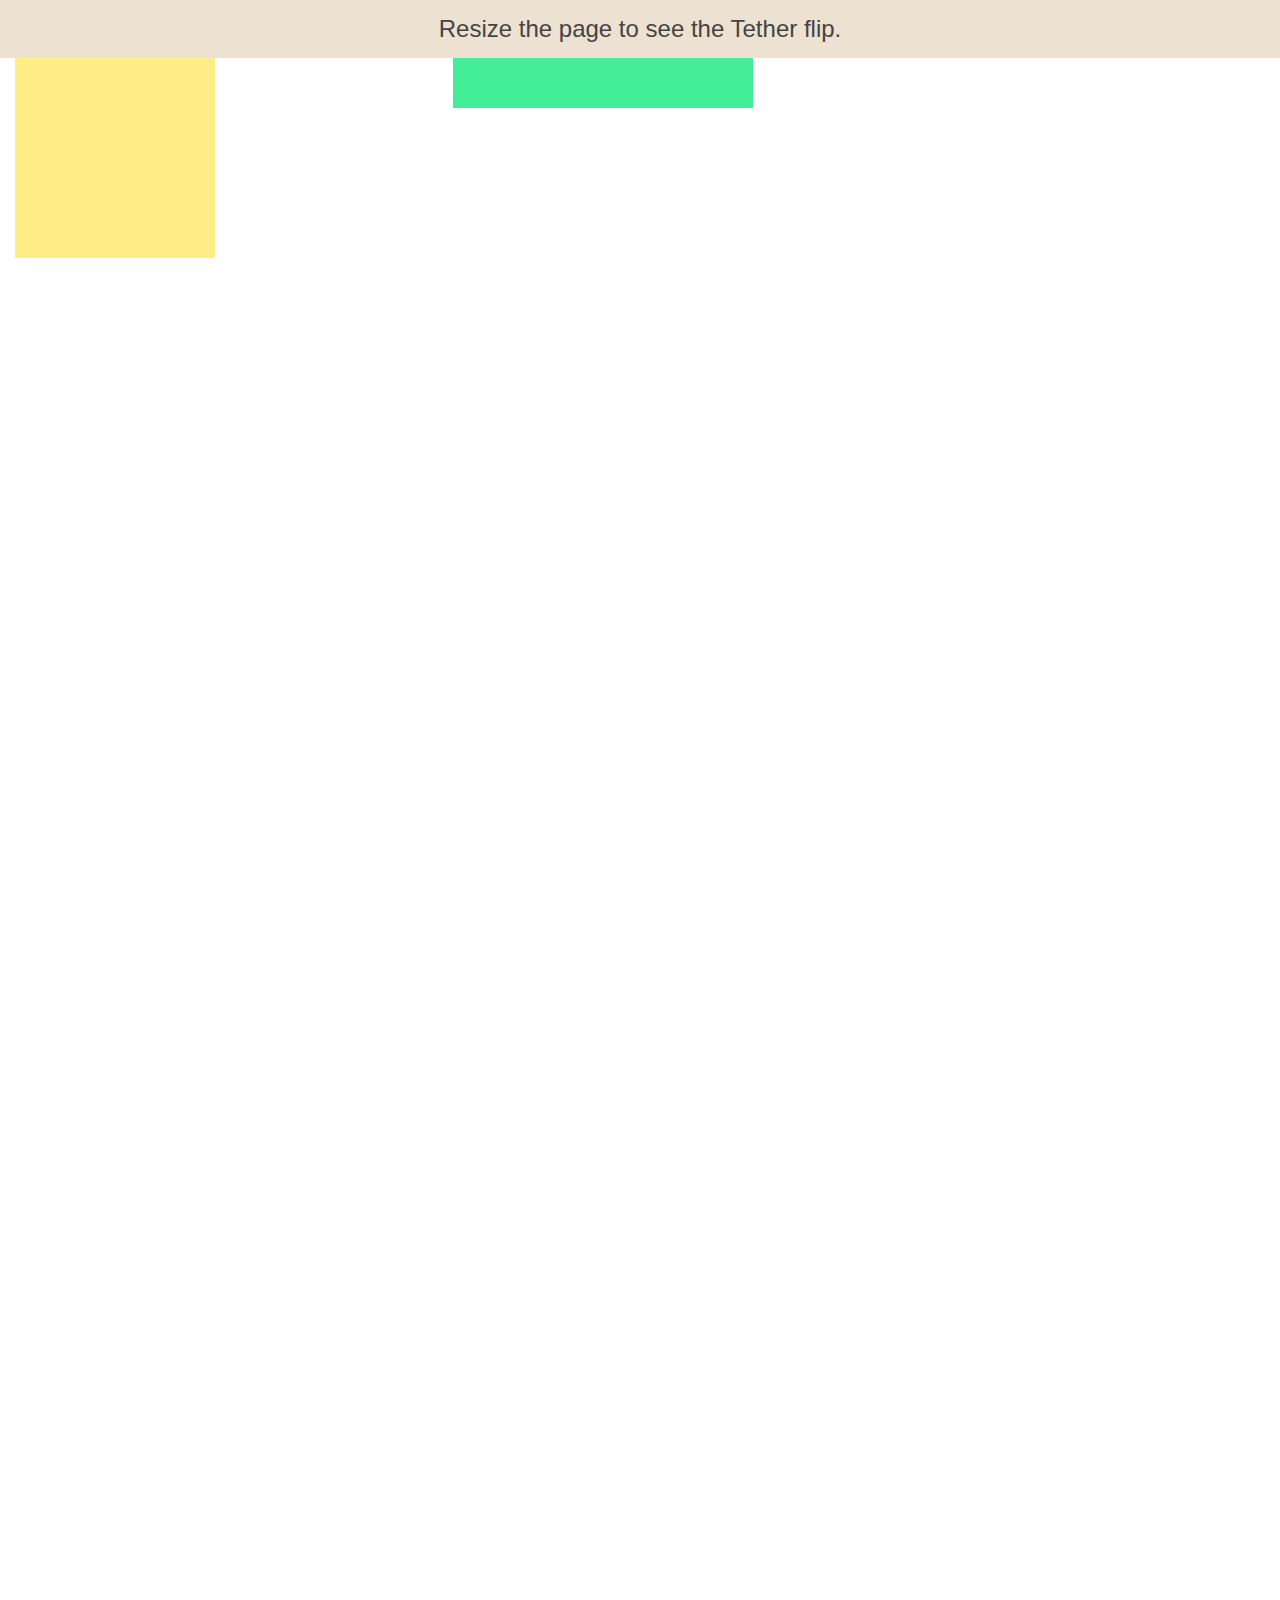
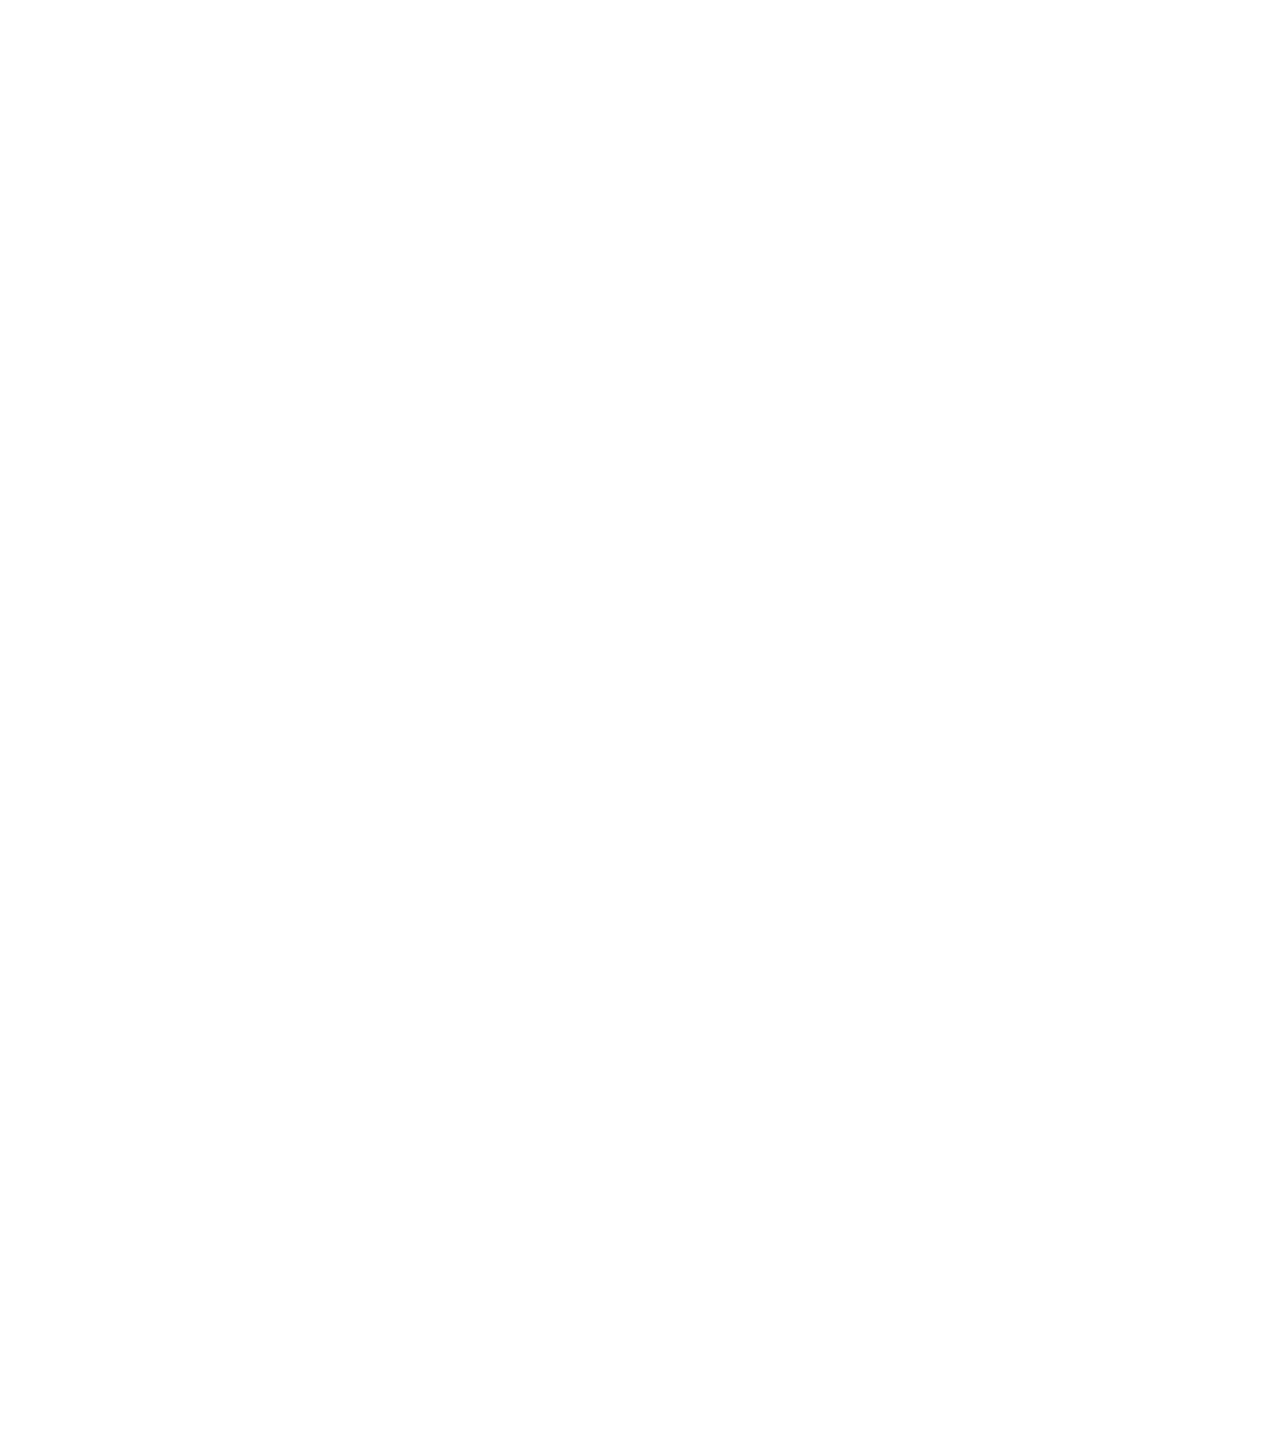
<file: bower_components/tether/examples/simple/index.html>
<!DOCTYPE html>
<html>
    <head>
        <meta charset="utf-8">
        <meta http-equiv="X-UA-Compatible" content="chrome=1">
        <meta name="viewport" content="width=device-width, initial-scale=1, user-scalable=no">
        <link rel="stylesheet" href="../resources/css/base.css" />
        <link rel="stylesheet" href="../common/css/style.css" />
    </head>
    <body>
        <div class="instructions">Resize the page to see the Tether flip.</div>

        <div class="element"></div>
        <div class="target"></div>

        <script src="//github.hubspot.com/tether/dist/js/tether.js"></script>
        <script>
            new Tether({
                element: '.element',
                target: '.target',
                attachment: 'top left',
                targetAttachment: 'top right',
                constraints: [{
                    to: 'window',
                    attachment: 'together'
                }]
            });
        </script>
    </body>
</html>
</file>
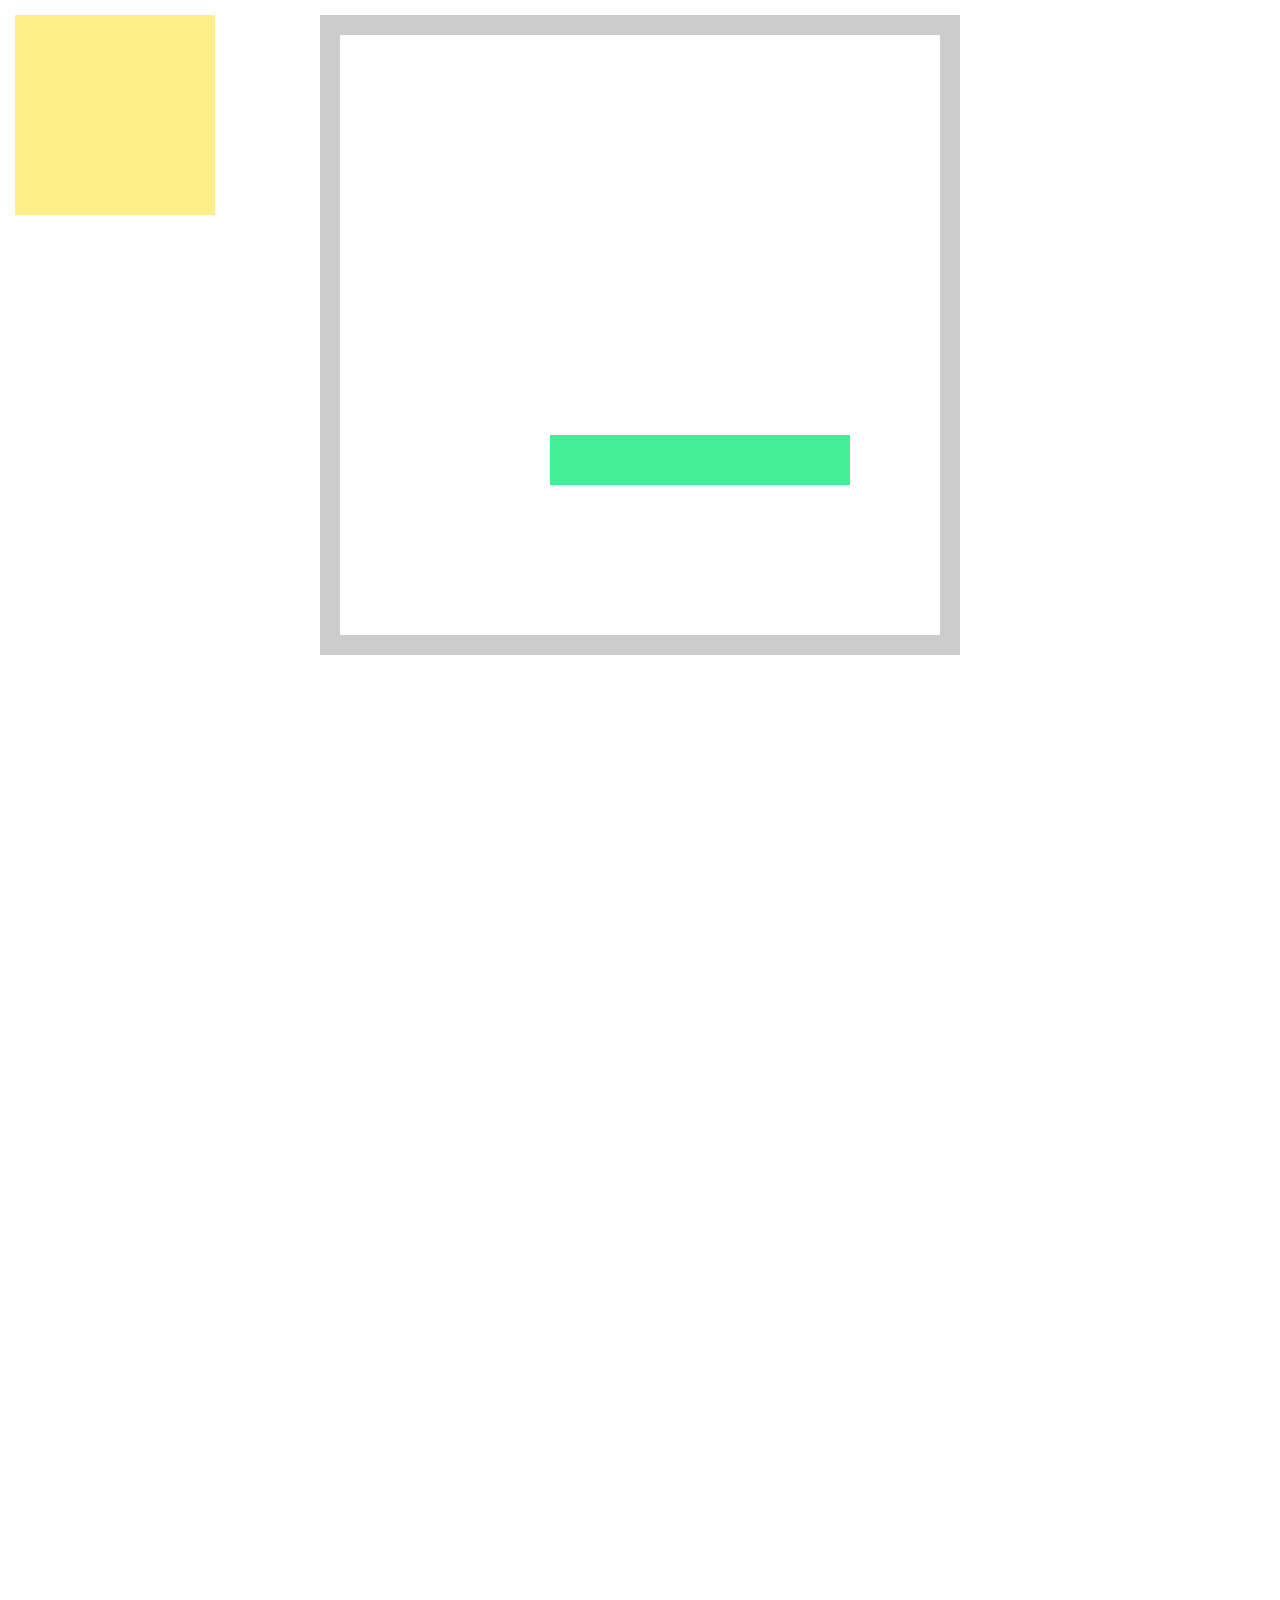
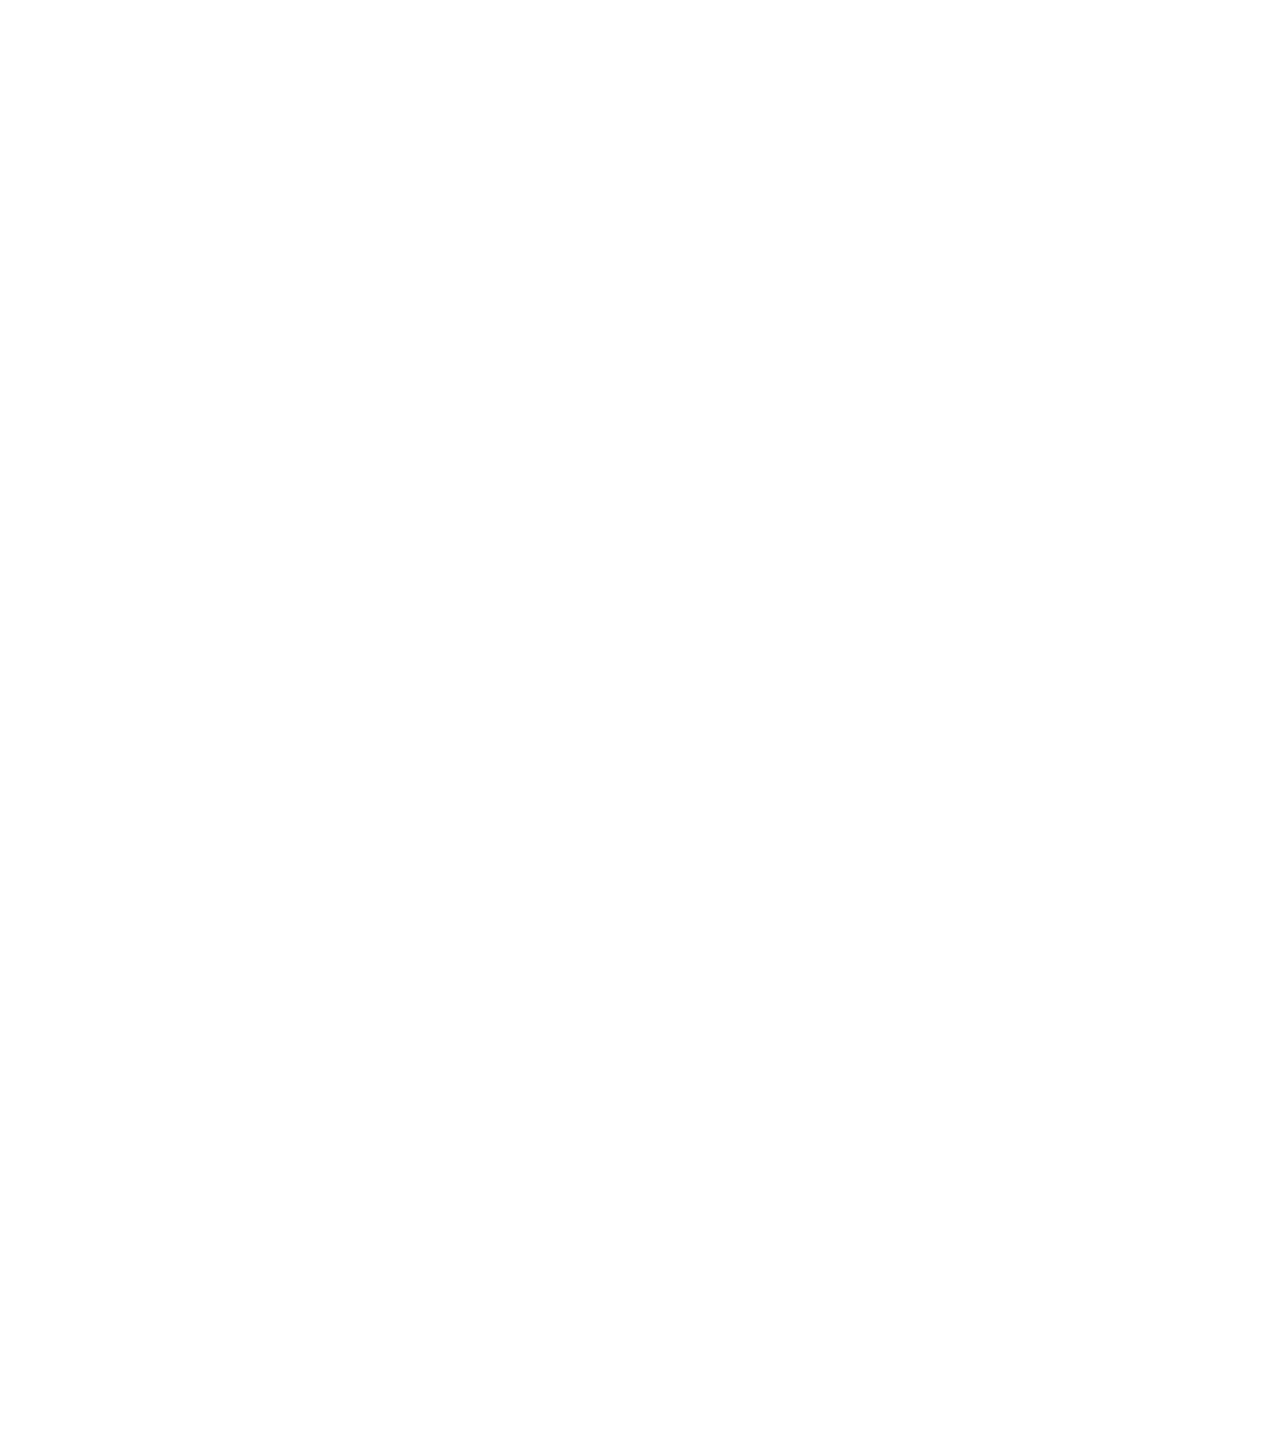
<file: bower_components/tether/examples/testbed/index.html>
<!DOCTYPE html>
<html>
    <head>
        <meta charset="utf-8">
        <meta http-equiv="X-UA-Compatible" content="chrome=1">
        <meta name="viewport" content="width=device-width, initial-scale=1, user-scalable=no">
        <link rel="stylesheet" href="../resources/css/base.css" />
        <link rel="stylesheet" href="../common/css/style.css" />
    </head>
    <body>

        <div class="element">
        </div>

        <div class="container">
            <div class="pad"></div>
            <div class="target"></div>
            <div class="pad"></div>
            <div class="pad"></div>
        </div>

        <script src="//github.hubspot.com/tether/dist/js/tether.js"></script>
        <script>
            new Tether({
                element: '.element',
                target: '.target',
                attachment: 'top center',
                targetAttachment: 'bottom center',
                constraints: [{
                  to: 'scrollParent',
                  attachment: 'together'
                }]
            });
        </script>
    </body>
  </html>
</file>
<file: bower_components/tether/examples/resources/css/base.css>
body {
    font-family: "Helvetica Neue", sans-serif;
    color: #444;
    margin: 0px;
}

a {
    cursor: pointer;
    color: blue;
}
</file>
<file: bower_components/tether/examples/common/css/style.css>
body {
    min-height: 3000px;
}
.element {
    width: 200px;
    height: 200px;
    background-color: #fe8;
    position: absolute;
    z-index: 6;
}

.target {
    width: 300px;
    height: 50px;
    margin: 0 35%;
    background-color: #4e9;
}

.container {
    height: 600px;
    overflow: scroll;
    width: 600px;
    border: 20px solid #CCC;
    margin-top: 100px;
}

body {
    padding: 15px;
}

body > .container {
    margin: 0 auto;
}

.pad {
    height: 400px;
    width: 100px;
}

.instructions {
    width: 100%;
    text-align: center;
    font-size: 24px;
    padding: 15px;
    background-color: rgba(210, 180, 140, 0.4);
    margin: -15px -15px 0 -15px;
}
</file>
